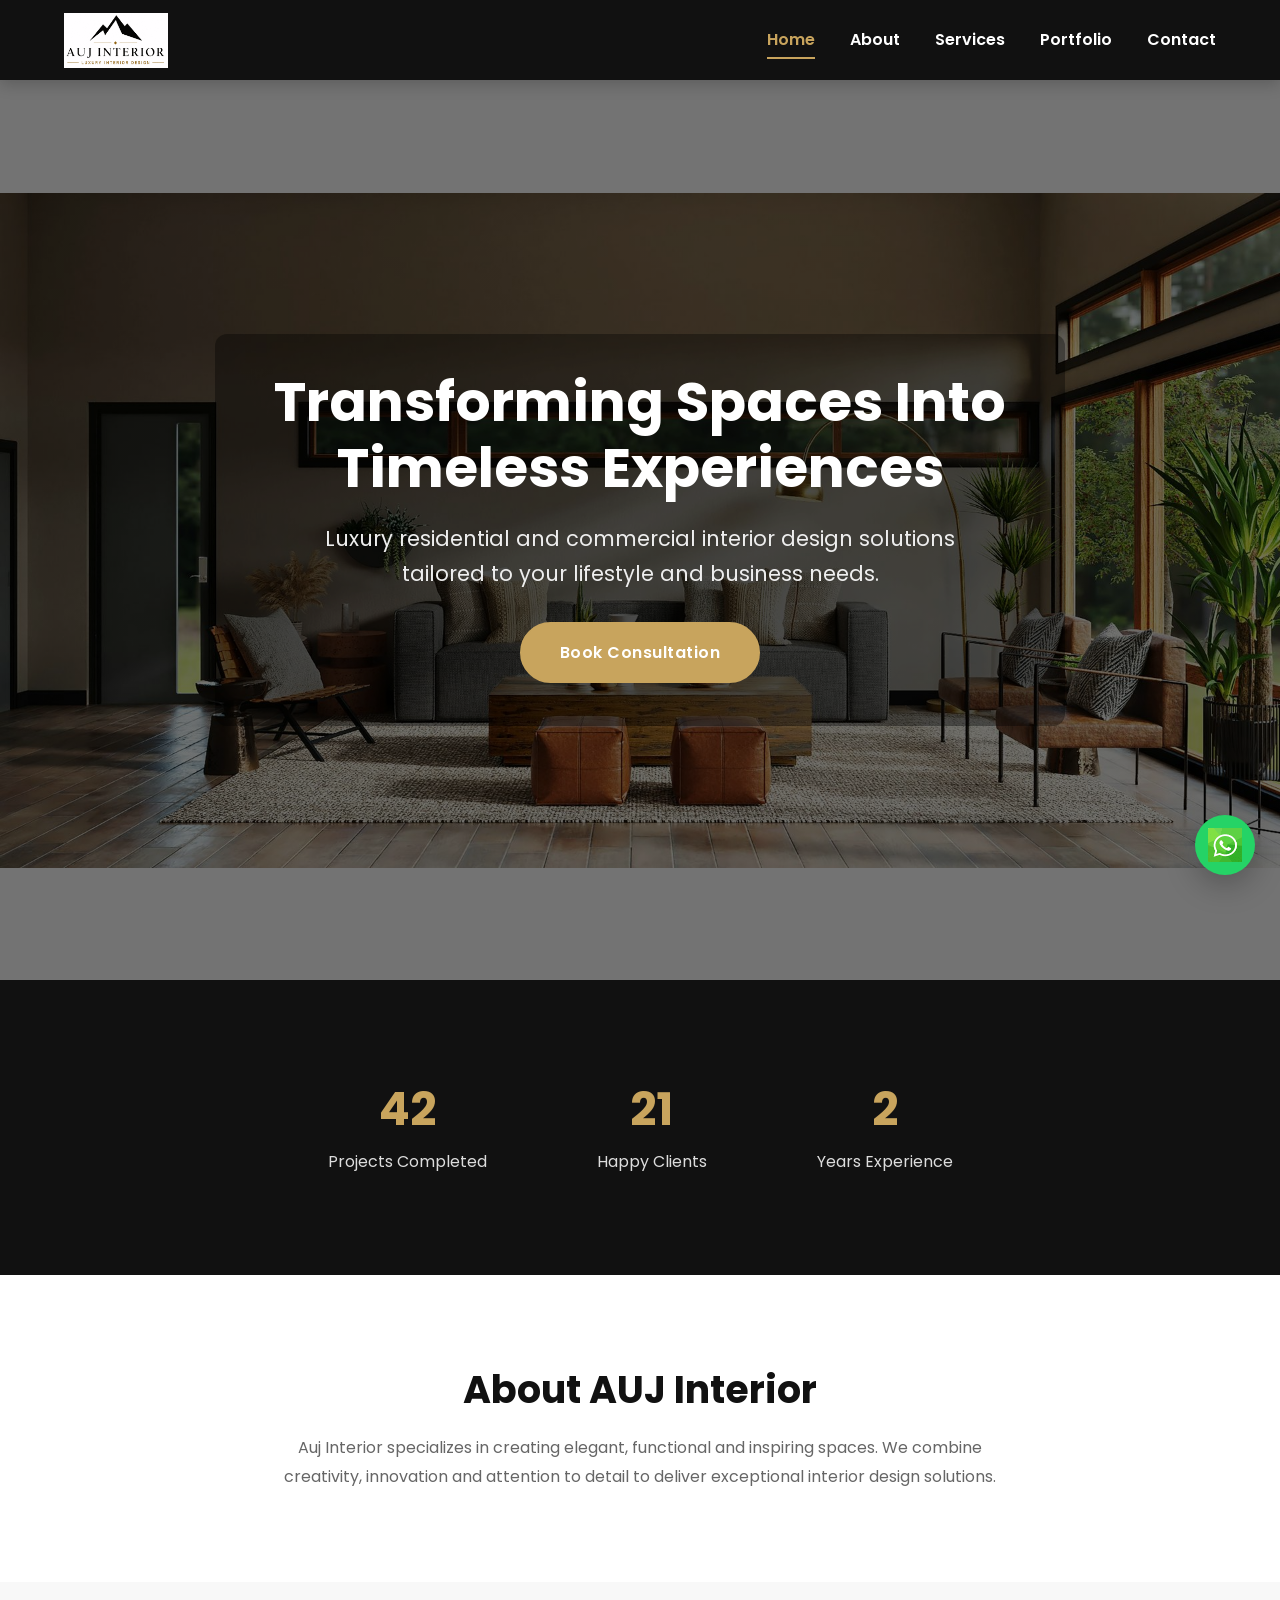
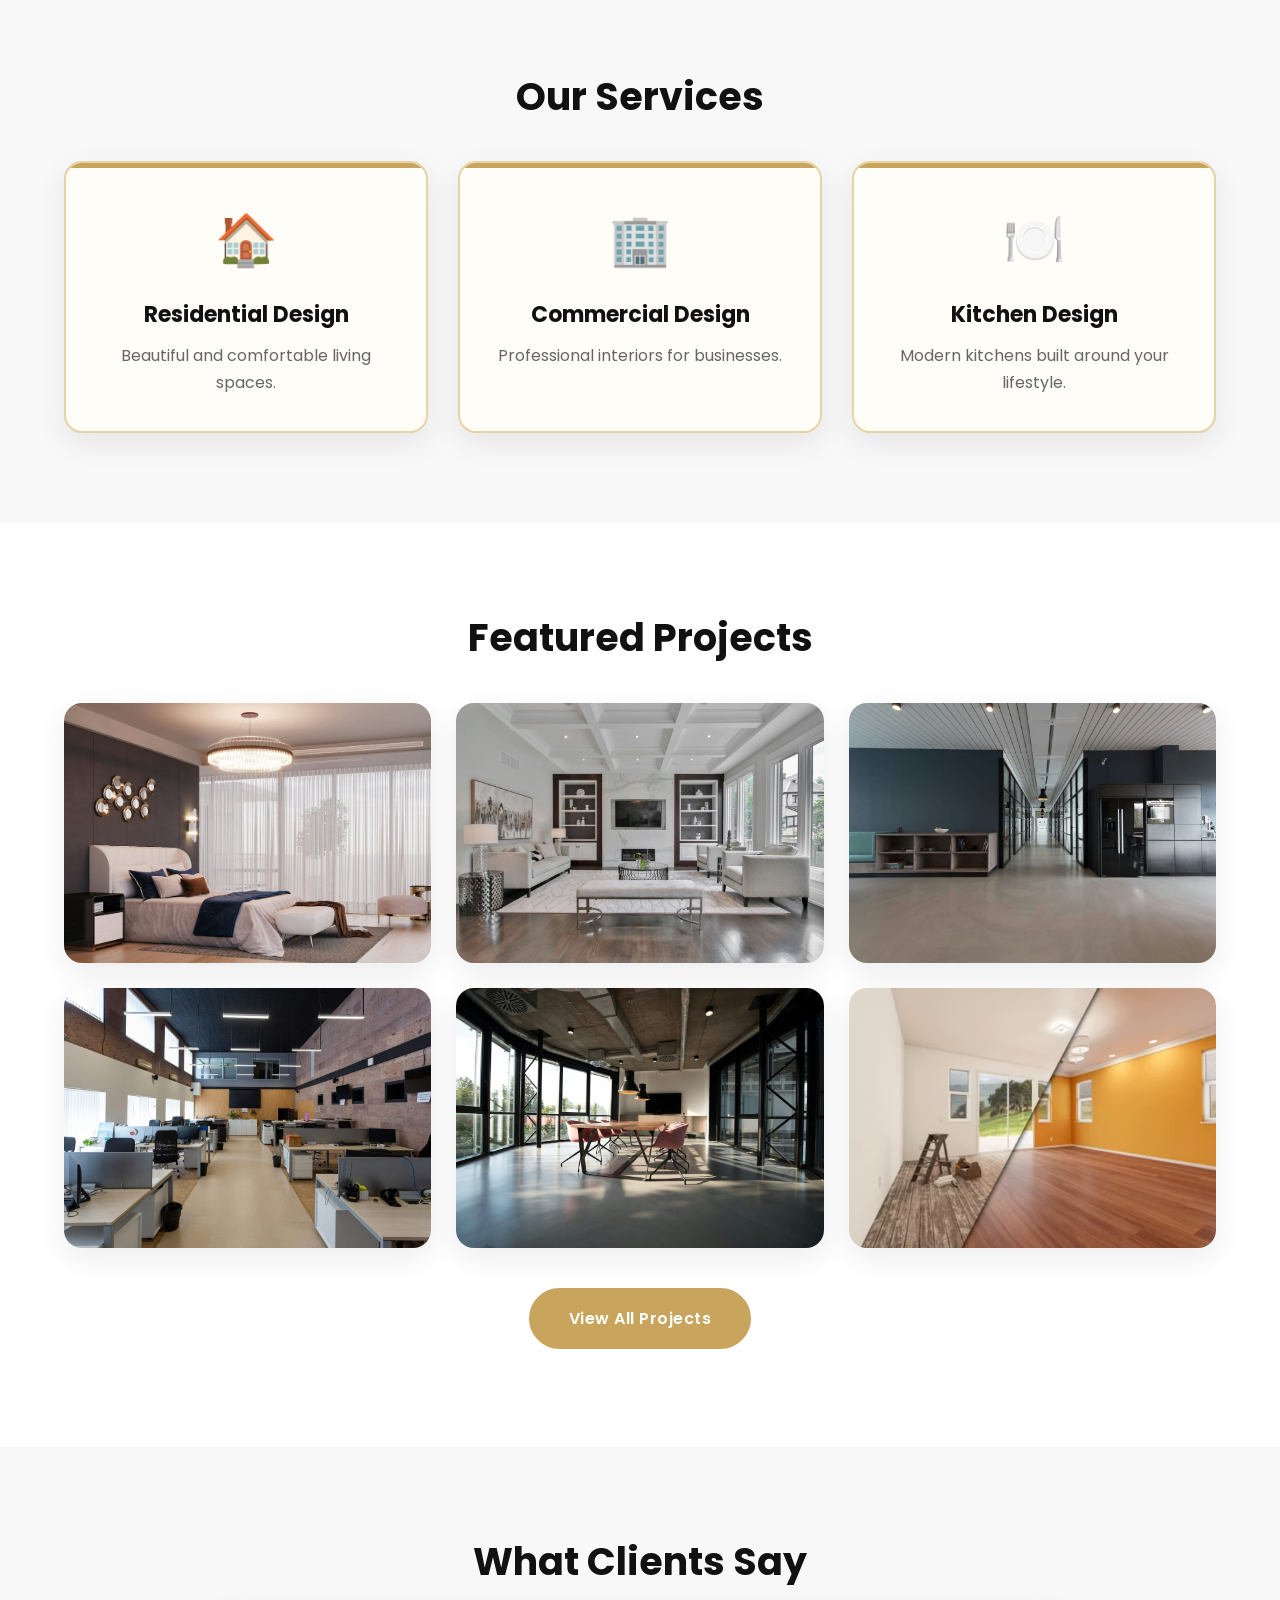
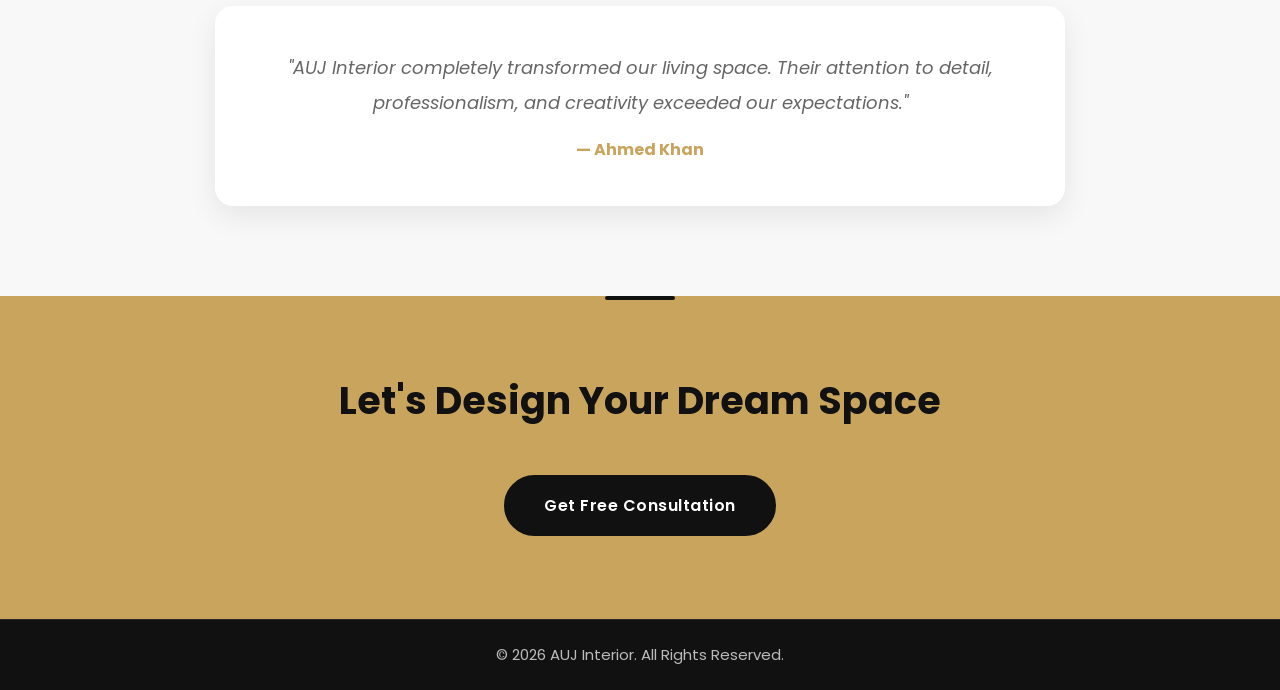
<file: index.html>
<!DOCTYPE html>
<html lang="en">
<head>
    <meta charset="UTF-8">
<meta name="viewport" content="width=device-width, initial-scale=1.0">

<title>AUJ Interior | Interior Design, Home Decoration & Renovation Pakistan</title>

<meta name="description"
content="AUJ Interior provides professional interior design, home decoration, renovation, false ceiling, wall paneling, paint, office interior, commercial interior and construction services in Pakistan.">

<meta name="keywords"
content="AUJ Interior, interior design, home decoration, renovation, false ceiling, ceiling design, wall paneling, paint services, office interior, commercial interior, luxury interior, home renovation, construction company Pakistan">

<meta name="author" content="AUJ Interior">

<meta name="robots" content="index, follow">

<link rel="canonical" href="https://aujinterior.com/">

<meta name="twitter:card" content="summary_large_image">
<meta name="twitter:title" content="AUJ Interior">
<meta name="twitter:description" content="Professional Interior Design & Renovation Company">
<meta name="twitter:image" content="https://aujinterior.com/logo.png">

<link rel="icon" type="image/png" href="logo.png">

    <link rel="stylesheet" href="style.css">
    <link rel="preload" as="image" href="hero.jpg" fetchpriority="high">
    <link href="https://fonts.googleapis.com/css2?family=Poppins:wght@300;400;500;600;700&display=swap" rel="stylesheet">


    <script type="application/ld+json">
{
"@context":"https://schema.org",
"@type":"LocalBusiness",
"name":"AUJ Interior",
"url":"https://aujinterior.com",
"logo":"https://aujinterior.com/logo.png",
"description":"Interior Design, Home Decoration, Renovation, Ceiling, Wall Paneling, Paint and Construction Services.",
"telephone":"+923254433083",
"address":{
"@type":"PostalAddress",
"addressCountry":"PK"
},
"areaServed":"Pakistan"
}
</script>

<link rel="manifest" href="site.webmanifest">
<meta name="theme-color" content="#C8A45D">

<!-- Google tag (gtag.js) -->
<script async src="https://www.googletagmanager.com/gtag/js?id=G-WY3GVWSS55"></script>
<script>
  window.dataLayer = window.dataLayer || [];
  function gtag(){dataLayer.push(arguments);}
  gtag('js', new Date());

  gtag('config', 'G-WY3GVWSS55');
</script>

</head>
<body>
    <div id="progress-bar"></div>
    <!-- ================= PRELOADER ================= -->

<div id="preloader">

    <div class="loader">

        <span></span>
        <span></span>
        <span></span>

    </div>

</div>

    <!-- Header -->

    <header>

<div class="container">

<div class="logo">

<a href="index.html">

<img src="logo.png" alt="AUJ Interior Logo">

</a>

</div>

<div class="menu-toggle" id="menu-toggle">

<span></span>
<span></span>
<span></span>

</div>

<nav id="navbar">

<ul>

<li><a href="index.html" class="active">Home</a></li>

<li><a href="about.html">About</a></li>

<li><a href="services.html">Services</a></li>

<li><a href="portfolio.html">Portfolio</a></li>

<li><a href="contact.html">Contact</a></li>

</ul>

</nav>

</div>

</header>

    <!-- Hero Section -->

    <section class="hero">
        <div class="hero-content">
            
        
            <h1 class="typing-long">Transforming Spaces Into Timeless Experiences</h1>

            <p>
                Luxury residential and commercial interior design solutions
                tailored to your lifestyle and business needs.
            </p>

            <a href="contact.html" class="btn">Book Consultation</a>
        </div>
    </section>

    <section class="stats reveal">

    <div class="stat">

<h2 class="counter" data-target="100">0</h2>

<p>Projects Completed</p>

</div>

<div class="stat">

<h2 class="counter" data-target="50">0</h2>

<p>Happy Clients</p>

</div>

<div class="stat">

<h2 class="counter" data-target="5">0</h2>

<p>Years Experience</p>

</div>

</section>

    <!-- About Preview -->

    <section class="about-preview reveal">
        <div class="container">
            <h2 class="typing">About AUJ Interior</h2>


            <p >
                Auj Interior specializes in creating elegant,
                functional and inspiring spaces. We combine creativity,
                innovation and attention to detail to deliver exceptional
                interior design solutions.
            </p>
        </div>
    </section>

    <!-- Services -->

    <section class="services reveal">
        <div class="container">

            <h2>Our Services</h2>

            <div class="service-boxes">

                <div class="box">
    <div class="service-icon">🏠</div>
    <h3>Residential Design</h3>
    <p>Beautiful and comfortable living spaces.</p>
</div>

<div class="box">
    <div class="service-icon">🏢</div>
    <h3>Commercial Design</h3>
    <p>Professional interiors for businesses.</p>
</div>

<div class="box">
    <div class="service-icon">🍽️</div>
    <h3>Kitchen Design</h3>
    <p>Modern kitchens built around your lifestyle.</p>
</div>

            </div>
        </div>
    </section>

    <!-- Portfolio -->

    <section class="portfolio reveal">
        <div class="container">

            <h2>Featured Projects</h2>

            <div class="gallery">

                <img loading="lazy" src="project1.jpeg" alt="Luxury Bedroom Design">
                <img loading="lazy" src="project2.jpeg" alt="Luxury Living Room Design">
                <img loading="lazy" src="project3.jpeg" alt="Modern Interior Space">
                <img loading="lazy" src="project4.jpeg" alt="Commercial Office Design">
                <img loading="lazy" src="project5.jpeg" alt="Office Interior Design">
                <img loading="lazy" src="project6.jpeg" alt="Renovation Project">

            </div>

            <div class="portfolio-btn">
                <a href="portfolio.html" class="btn">View All Projects</a>
            </div>

        </div>
    </section>
  

    <!-- Testimonials -->

    <section class="testimonials reveal">
        <div class="container">

            <h2>What Clients Say</h2>

            <div class="testimonial-box">

                <p>
                    "AUJ Interior completely transformed our living space. Their attention to detail, professionalism, and creativity exceeded our expectations."
                </p>

                <h4>— Ahmed Khan</h4>

            </div>

        </div>
    </section>

    <!-- CTA -->

    <section class="cta reveal">
        <div class="container">

            <h2>Let's Design Your Dream Space</h2>

            <a href="contact.html" class="btn">
                Get Free Consultation
            </a>

        </div>
    </section>

    <!-- Footer -->

    <footer>
    <p>&copy; 2026 AUJ Interior. All Rights Reserved.</p>
</footer>

<script src="script.js"></script>

<!-- WhatsApp Button -->

<a href="https://wa.me/923254433083"
class="whatsapp"
target="_blank">

    <img src="whatsapp.png" alt="WhatsApp">

</a>

<!-- Back To Top -->

<button id="topBtn">↑</button>

</body>
</html>
</file>
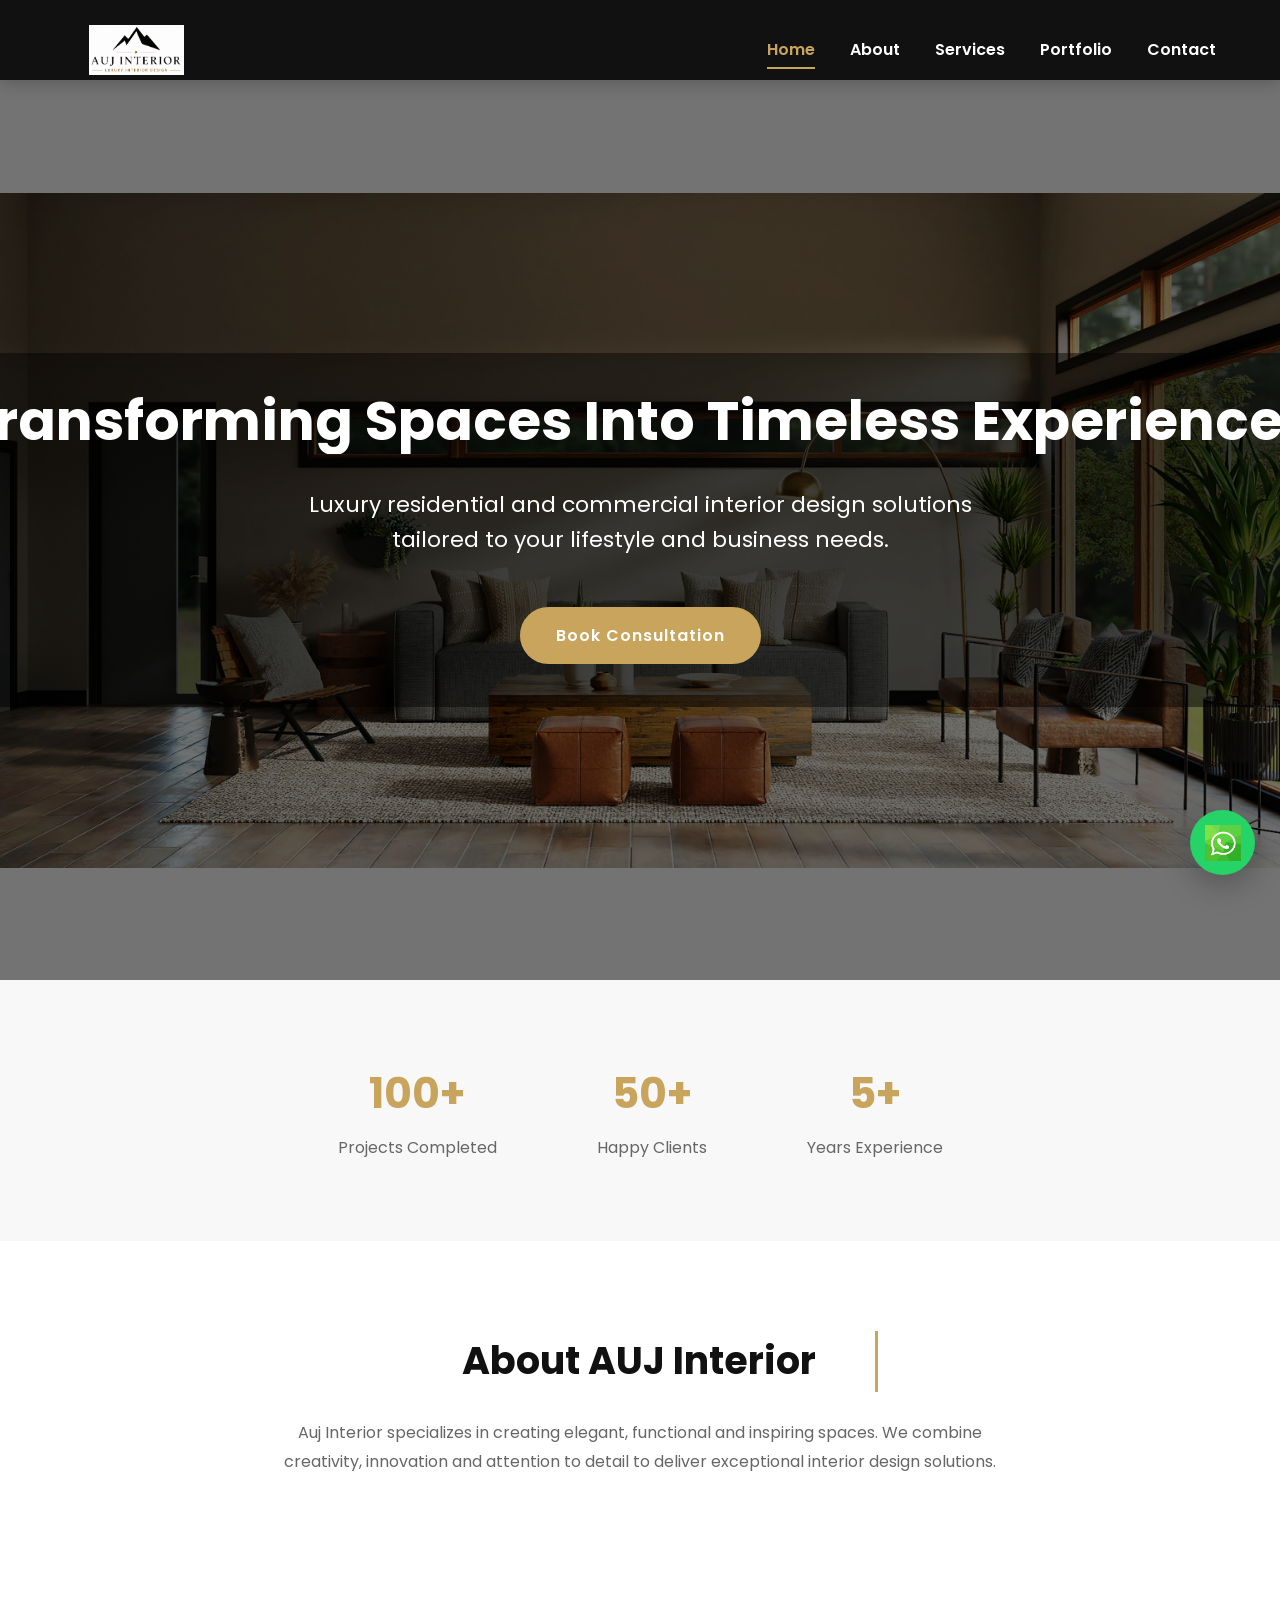
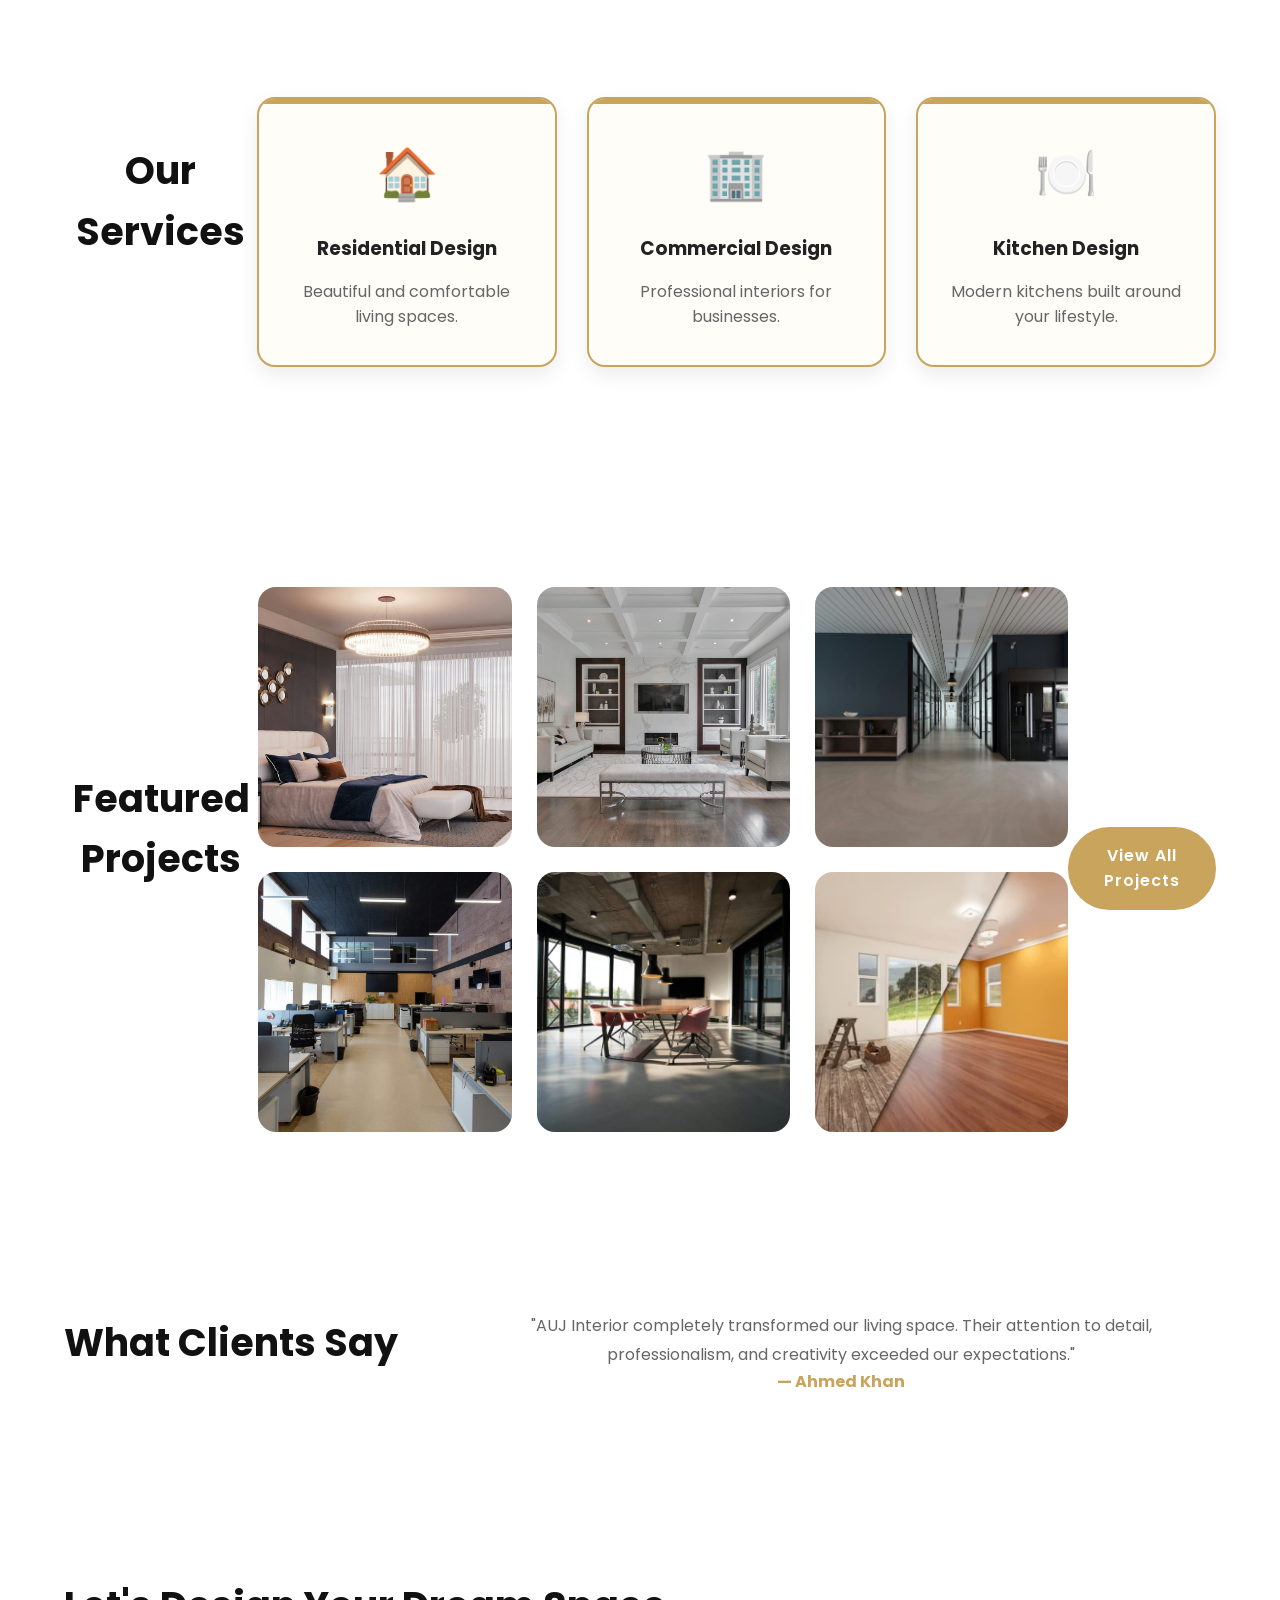
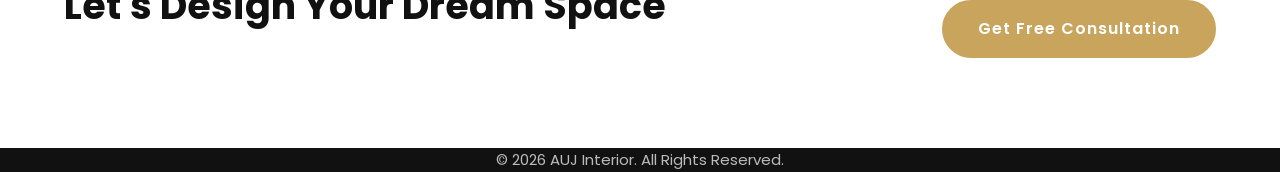
<file: Auj-Interior/index.html>
<!DOCTYPE html>
<html lang="en">
<head>
    <meta charset="UTF-8">
<meta name="viewport" content="width=device-width, initial-scale=1.0">

<title>AUJ Interior | Interior Design, Home Decoration & Renovation Pakistan</title>

<meta name="description"
content="AUJ Interior provides professional interior design, home decoration, renovation, false ceiling, wall paneling, paint, office interior, commercial interior and construction services in Pakistan.">

<meta name="keywords"
content="AUJ Interior, interior design, home decoration, renovation, false ceiling, ceiling design, wall paneling, paint services, office interior, commercial interior, luxury interior, home renovation, construction company Pakistan">

<meta name="author" content="AUJ Interior">

<meta name="robots" content="index, follow">

<link rel="canonical" href="https://aujinterior.com/">


<meta charset="UTF-8">
<meta name="viewport" content="width=device-width, initial-scale=1.0">

<title>AUJ Interior | Interior Design, Home Decoration & Renovation Pakistan</title>

<meta name="description"
content="AUJ Interior provides professional interior design, home decoration, renovation, false ceiling, wall paneling, paint, office interior, commercial interior and construction services in Pakistan.">

<meta name="keywords"
content="AUJ Interior, interior design, home decoration, renovation, false ceiling, ceiling design, wall paneling, paint services, office interior, commercial interior, luxury interior, home renovation, construction company Pakistan">

<meta name="author" content="AUJ Interior">

<meta name="robots" content="index, follow">

<link rel="canonical" href="https://aujinterior.com/">    <!-- domain-->

<meta name="twitter:card" content="summary_large_image">
<meta name="twitter:title" content="AUJ Interior">
<meta name="twitter:description" content="Professional Interior Design & Renovation Company">
<meta name="twitter:image" content="https://aujinterior.com/logo.png">


<link rel="icon" type="image/png" href="logo.png">



    <link rel="icon" type="image/png" href="logo.png">

    <link rel="stylesheet" href="style.css">
    <link href="https://fonts.googleapis.com/css2?family=Poppins:wght@300;400;500;600;700&display=swap" rel="stylesheet">


    <script type="application/ld+json">
{
"@context":"https://schema.org",
"@type":"LocalBusiness",
"name":"AUJ Interior",
"url":"https://aujinterior.com",
"logo":"https://aujinterior.com/logo.png",
"description":"Interior Design, Home Decoration, Renovation, Ceiling, Wall Paneling, Paint and Construction Services.",
"telephone":"+923254433083",
"address":{
"@type":"PostalAddress",
"addressCountry":"PK"
},
"areaServed":"Pakistan"
}
</script>

</head>
<body>

    <!-- Header -->

    <header>
        <div class="container">
            <div class="logo">

<a href="index.html">

<img src="logo.png" alt="AUJ Interior Logo">

</a>

</div>            

            <nav>
                <ul>
                    <li><a class="active" href="index.html">Home</a></li>
                    <li><a href="about.html">About</a></li>
                    <li><a href="services.html">Services</a></li>
                    <li><a href="portfolio.html">Portfolio</a></li>
                    <li><a href="contact.html">Contact</a></li>
                </ul>
            </nav>
        </div>
    </header>

    <!-- Hero Section -->

    <section class="hero">
        <div class="hero-content">
            
        
            <h1 class="typing-long">Transforming Spaces Into Timeless Experiences</h1>

            <p>
                Luxury residential and commercial interior design solutions
                tailored to your lifestyle and business needs.
            </p>

            <a href="contact.html" class="btn">Book Consultation</a>
        </div>
    </section>

    <section class="stats reveal">

    <div class="stat">
        <h2>100+</h2>
        <p>Projects Completed</p>
    </div>

    <div class="stat">
        <h2>50+</h2>
        <p>Happy Clients</p>
    </div>

    <div class="stat">
        <h2>5+</h2>
        <p>Years Experience</p>
    </div>

</section>

    <!-- About Preview -->

    <section class="about-preview reveal">
        <div class="container">
            <h2 class="typing">About AUJ Interior</h2>


            <p >
                Auj Interior specializes in creating elegant,
                functional and inspiring spaces. We combine creativity,
                innovation and attention to detail to deliver exceptional
                interior design solutions.
            </p>
        </div>
    </section>

    <!-- Services -->

    <section class="services reveal">
        <div class="container">

            <h2>Our Services</h2>

            <div class="service-boxes">

                <div class="box">
    <div class="service-icon">🏠</div>
    <h3>Residential Design</h3>
    <p>Beautiful and comfortable living spaces.</p>
</div>

<div class="box">
    <div class="service-icon">🏢</div>
    <h3>Commercial Design</h3>
    <p>Professional interiors for businesses.</p>
</div>

<div class="box">
    <div class="service-icon">🍽️</div>
    <h3>Kitchen Design</h3>
    <p>Modern kitchens built around your lifestyle.</p>
</div>

            </div>
        </div>
    </section>

    <!-- Portfolio -->

    <section class="portfolio reveal">
        <div class="container">

            <h2>Featured Projects</h2>

            <div class="gallery">

                <img src="project1.jpeg" alt="Luxury Bedroom Design">
                <img src="project2.jpeg" alt="Luxury Living Room Design">
                <img src="project3.jpeg" alt="Modern Interior Space">
                <img src="project4.jpeg" alt="Commercial Office Design">
                <img src="project5.jpeg" alt="Office Interior Design">
                <img src="project6.jpeg" alt="Renovation Project">

            </div>

            <div class="portfolio-btn">
                <a href="portfolio.html" class="btn">View All Projects</a>
            </div>

        </div>
    </section>
  

    <!-- Testimonials -->

    <section class="testimonials reveal">
        <div class="container">

            <h2>What Clients Say</h2>

            <div class="testimonial-box">

                <p>
                    "AUJ Interior completely transformed our living space. Their attention to detail, professionalism, and creativity exceeded our expectations."
                </p>

                <h4>— Ahmed Khan</h4>

            </div>

        </div>
    </section>

    <!-- CTA -->

    <section class="cta reveal">
        <div class="container">

            <h2>Let's Design Your Dream Space</h2>

            <a href="contact.html" class="btn">
                Get Free Consultation
            </a>

        </div>
    </section>

    <!-- Footer -->

    <footer>
    <p>&copy; 2026 AUJ Interior. All Rights Reserved.</p>
</footer>

<script src="script.js"></script>

<!-- WhatsApp Button -->

<a href="https://wa.me/923254433083"
class="whatsapp"
target="_blank">

    <img src="whatsapp.png" alt="WhatsApp">

</a>

<!-- Back To Top -->

<button id="topBtn">

↑

</button>

</body>
</html>
</file>
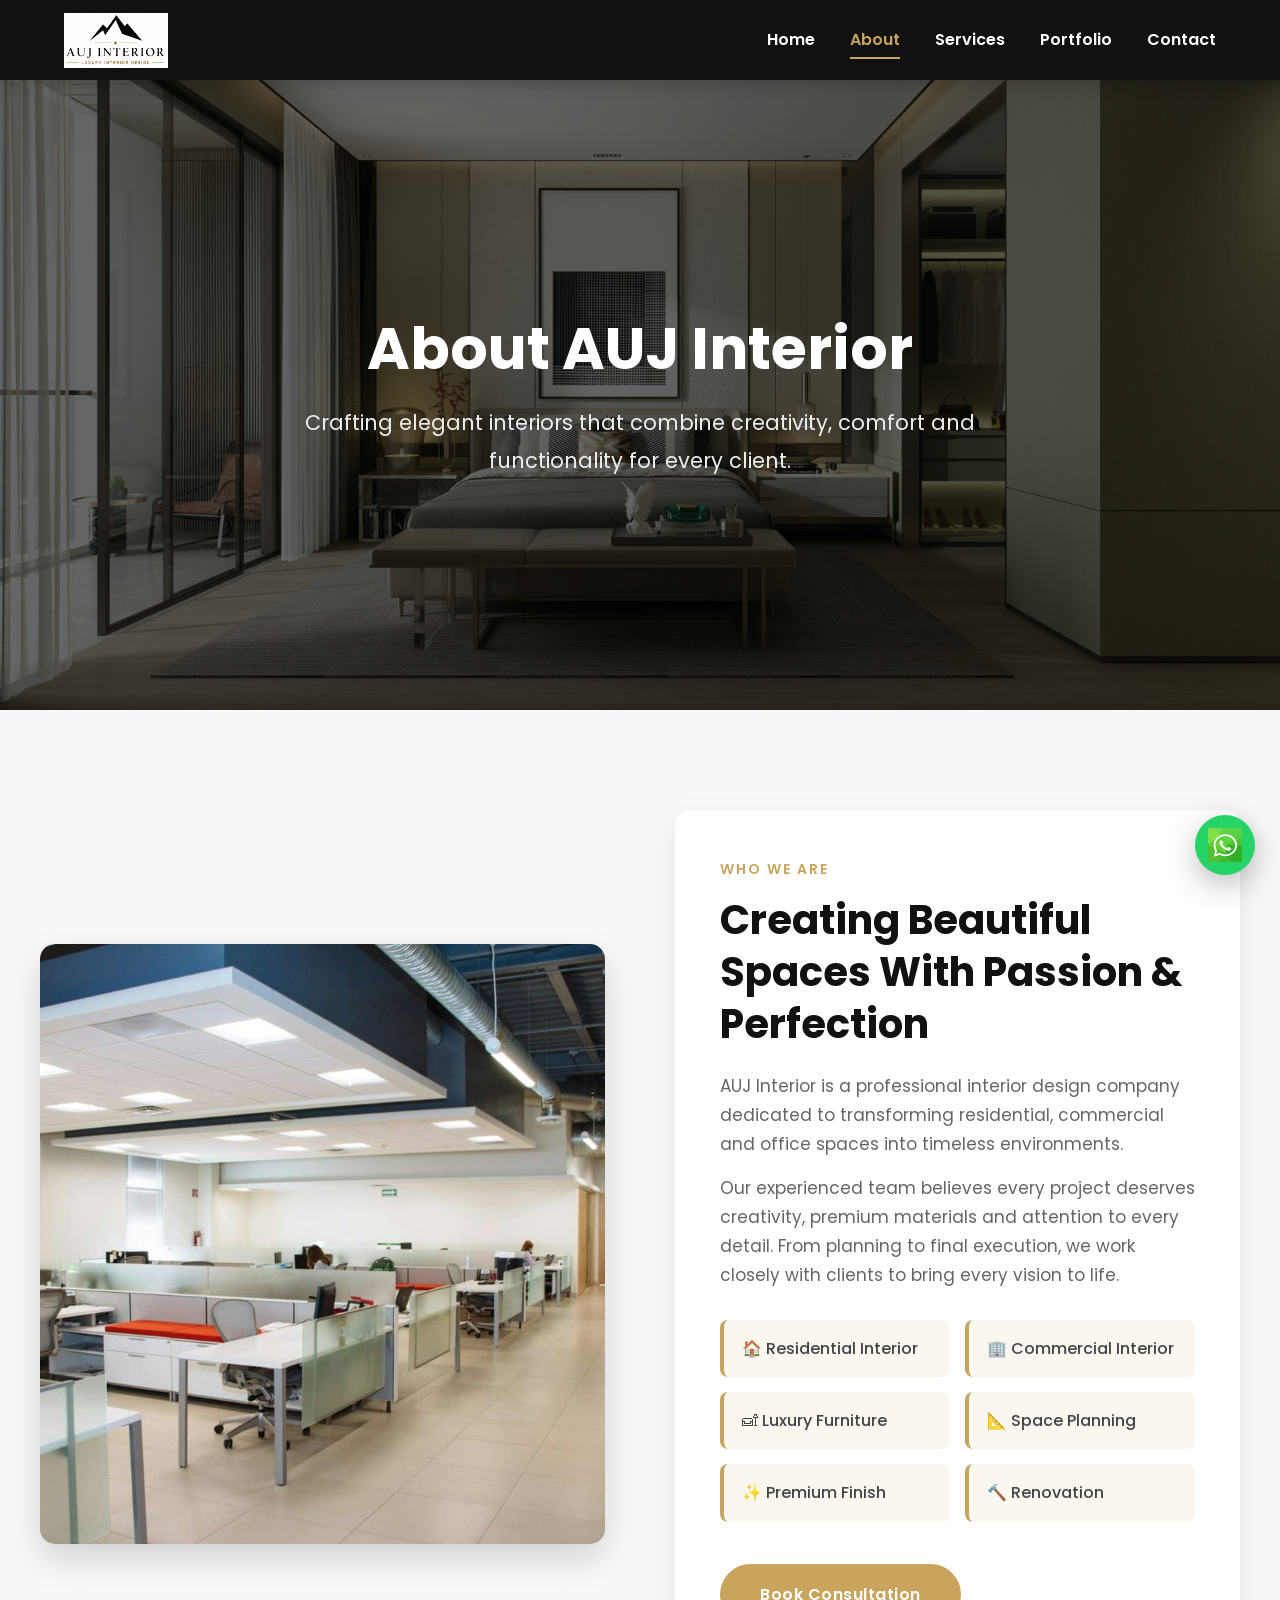
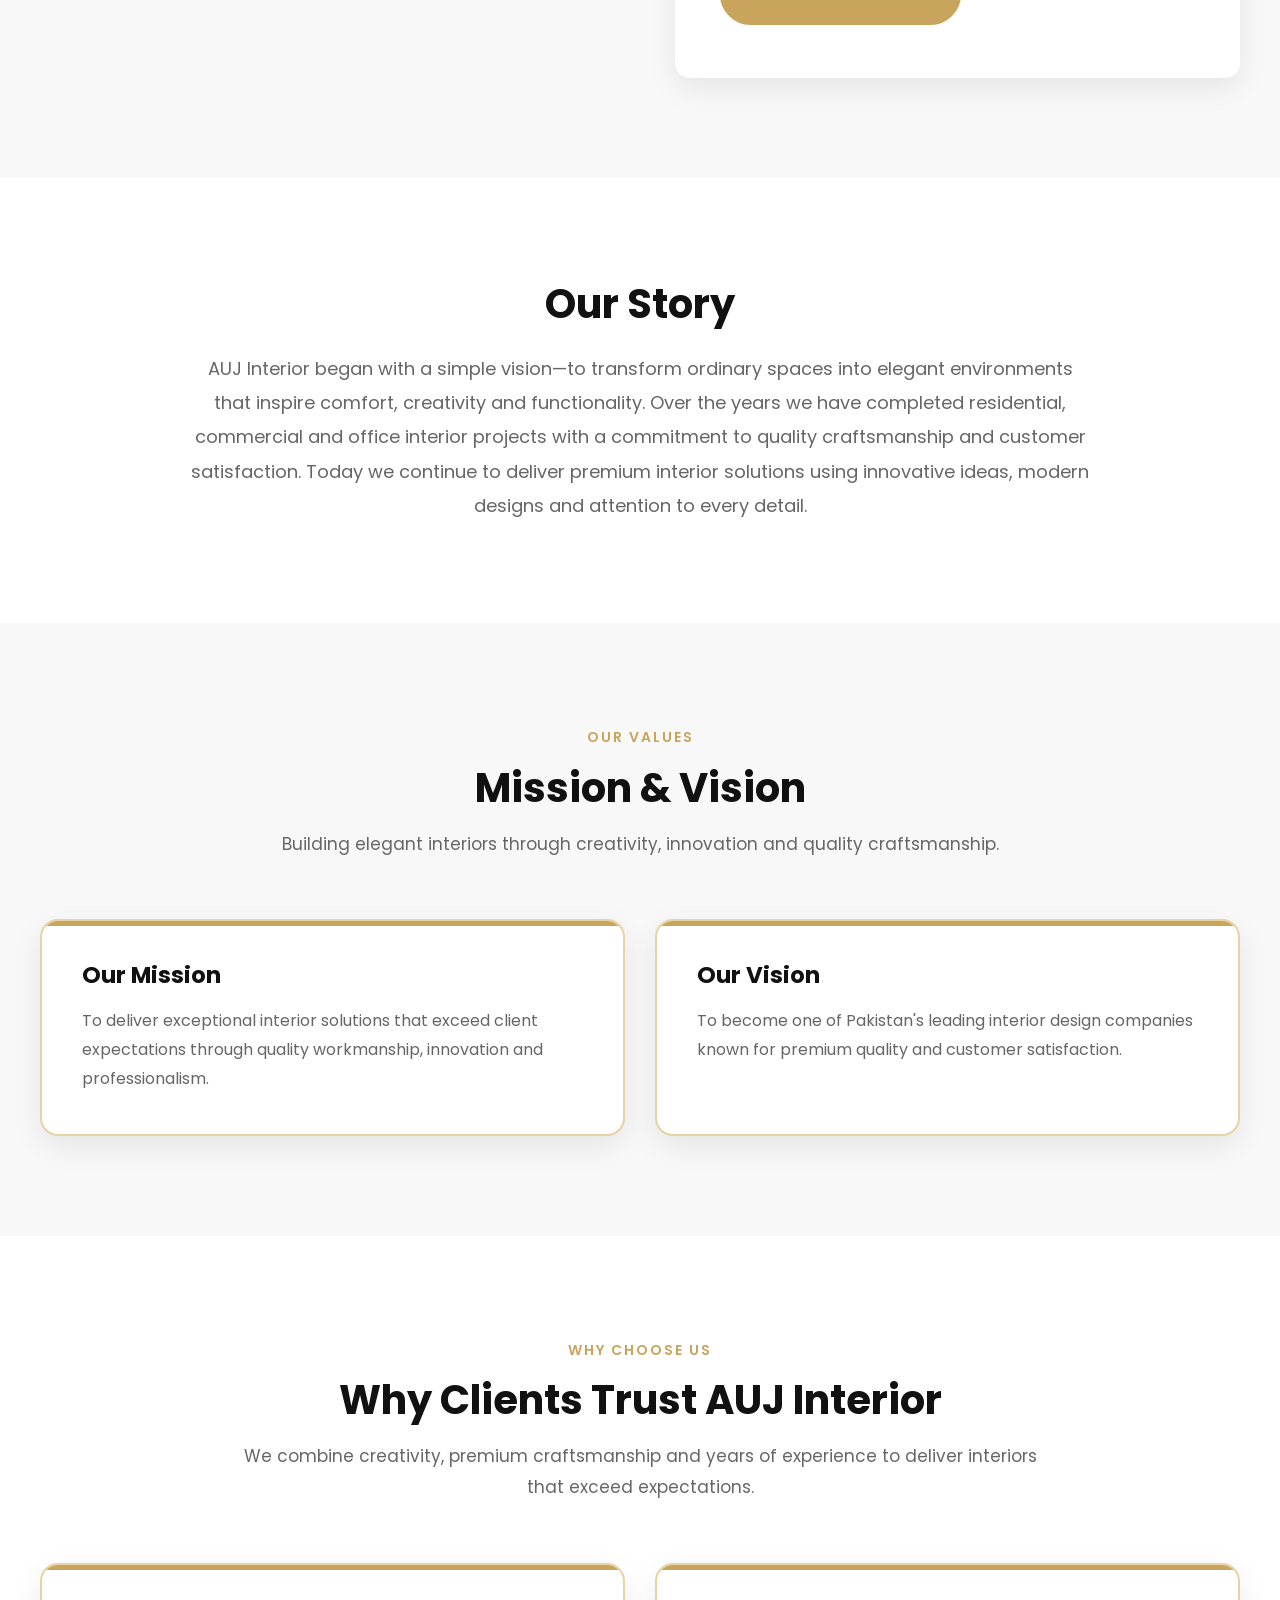
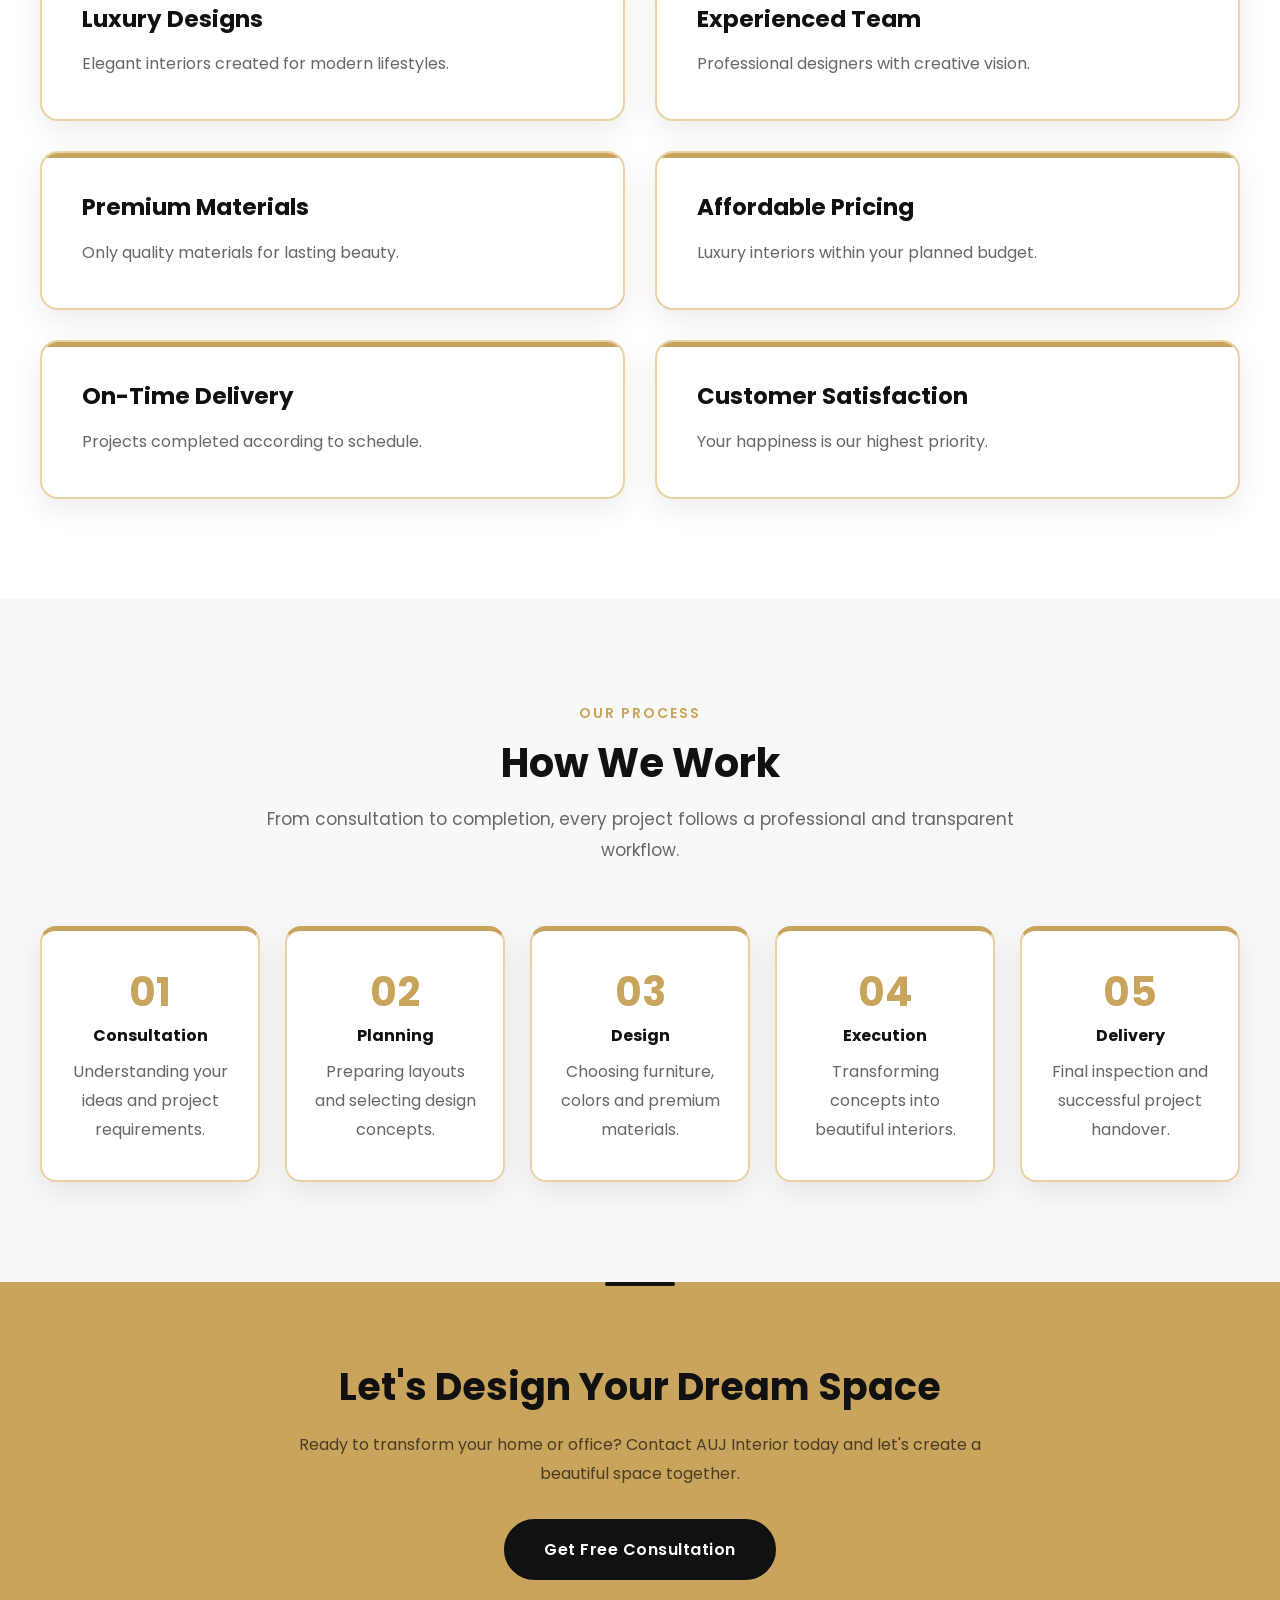
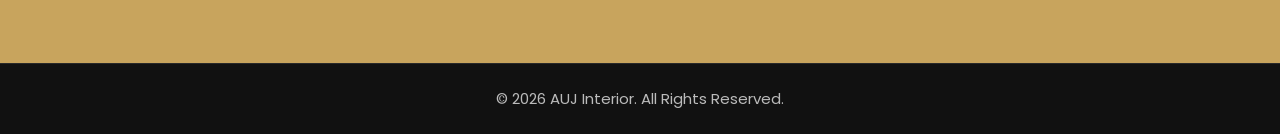
<file: about.html>
<!DOCTYPE html>
<html lang="en">

<head>

<meta charset="UTF-8">
<meta name="viewport" content="width=device-width, initial-scale=1.0">

<meta name="description"
content="Learn more about AUJ Interior, our mission, vision and professional interior design services.">

<title>About Us | AUJ Interior</title>

<link rel="icon" href="logo.png">

<link rel="stylesheet" href="style.css">

<link href="https://fonts.googleapis.com/css2?family=Poppins:wght@300;400;500;600;700&display=swap"
rel="stylesheet">
<link rel="manifest" href="site.webmanifest">
<meta name="theme-color" content="#C8A45D">

<!-- Google tag (gtag.js) -->
<script async src="https://www.googletagmanager.com/gtag/js?id=G-WY3GVWSS55"></script>
<script>
  window.dataLayer = window.dataLayer || [];
  function gtag(){dataLayer.push(arguments);}
  gtag('js', new Date());

  gtag('config', 'G-WY3GVWSS55');
</script>

</head>

<body>
    <div id="progress-bar"></div>
    <!-- ================= PRELOADER ================= -->

<div id="preloader">

    <div class="loader">

        <span></span>
        <span></span>
        <span></span>

    </div>

</div>

    <!-- Header -->

    <header>

<div class="container">

<div class="logo">

<a href="index.html">

<img src="logo.png" alt="AUJ Interior Logo">

</a>

</div>

<div class="menu-toggle" id="menu-toggle">

<span></span>
<span></span>
<span></span>

</div>

<nav id="navbar">

<ul>

<li><a href="index.html">Home</a></li>

<li><a href="about.html" class="active">About</a></li>

<li><a href="services.html">Services</a></li>

<li><a href="portfolio.html">Portfolio</a></li>

<li><a href="contact.html">Contact</a></li>

</ul>

</nav>

</div>

</header>

<!-- HERO -->

<section class="about-hero">

<div class="hero-content">

<h1>About AUJ Interior</h1>

<p>
Crafting elegant interiors that combine creativity,
comfort and functionality for every client.
</p>

</div>

</section>

<!-- ABOUT -->

<section class="about-section">

<div class="about-container">

<div class="about-image">

<img loading="lazy" src="about-office.jpeg" alt="AUJ Interior">

</div>

<div class="about-text">

<span class="small-title">WHO WE ARE</span>

<h2>
Creating Beautiful Spaces
With Passion & Perfection
</h2>

<p>
AUJ Interior is a professional interior design company
dedicated to transforming residential, commercial and
office spaces into timeless environments.
</p>

<p>
Our experienced team believes every project deserves
creativity, premium materials and attention to every
detail. From planning to final execution, we work
closely with clients to bring every vision to life.
</p>

<div class="about-list">

<div class="item">🏠 Residential Interior</div>

<div class="item">🏢 Commercial Interior</div>

<div class="item">🛋 Luxury Furniture</div>

<div class="item">📐 Space Planning</div>

<div class="item">✨ Premium Finish</div>

<div class="item">🔨 Renovation</div>

</div>

<a href="contact.html" class="btn">
Book Consultation
</a>

</div>

</div>

</section>

<!-- OUR STORY -->

<section class="company-story">

<div class="story-container">

<h2>Our Story</h2>

<p>

AUJ Interior began with a simple vision—to transform ordinary spaces into elegant environments that inspire comfort, creativity and functionality.

Over the years we have completed residential, commercial and office interior projects with a commitment to quality craftsmanship and customer satisfaction.

Today we continue to deliver premium interior solutions using innovative ideas, modern designs and attention to every detail.

</p>

</div>

</section>

<!-- MISSION -->

<section class="mission-vision">

<div class="section-title">

<span class="small-title">OUR VALUES</span>

<h2>Mission & Vision</h2>

<p>
Building elegant interiors through creativity,
innovation and quality craftsmanship.
</p>

</div>

<div class="cards">

<div class="card">

<h3>Our Mission</h3>

<p>
To deliver exceptional interior solutions that exceed
client expectations through quality workmanship,
innovation and professionalism.
</p>

</div>

<div class="card">

<h3>Our Vision</h3>

<p>
To become one of Pakistan's leading interior design
companies known for premium quality and customer
satisfaction.
</p>

</div>

</div>

</section>

<!-- ================= WHY CHOOSE US ================= -->

<section class="why-us">

    <div class="section-title">

        <span class="small-title">WHY CHOOSE US</span>

        <h2>Why Clients Trust AUJ Interior</h2>

        <p>
            We combine creativity, premium craftsmanship and years of
            experience to deliver interiors that exceed expectations.
        </p>

    </div>

    <div class="cards">

        <div class="card">
            <h3>Luxury Designs</h3>
            <p>Elegant interiors created for modern lifestyles.</p>
        </div>

        <div class="card">
            <h3>Experienced Team</h3>
            <p>Professional designers with creative vision.</p>
        </div>

        <div class="card">
            <h3>Premium Materials</h3>
            <p>Only quality materials for lasting beauty.</p>
        </div>

        <div class="card">
            <h3>Affordable Pricing</h3>
            <p>Luxury interiors within your planned budget.</p>
        </div>

        <div class="card">
            <h3>On-Time Delivery</h3>
            <p>Projects completed according to schedule.</p>
        </div>

        <div class="card">
            <h3>Customer Satisfaction</h3>
            <p>Your happiness is our highest priority.</p>
        </div>

    </div>

</section>

<!-- ================= DESIGN PROCESS ================= -->

<section class="design-process">

    <div class="section-title">

        <span class="small-title">OUR PROCESS</span>

        <h2>How We Work</h2>

        <p>
            From consultation to completion, every project follows
            a professional and transparent workflow.
        </p>

    </div>

    <div class="process-container">

        <div class="process-box">
            <h3>01</h3>
            <h4>Consultation</h4>
            <p>Understanding your ideas and project requirements.</p>
        </div>

        <div class="process-box">
            <h3>02</h3>
            <h4>Planning</h4>
            <p>Preparing layouts and selecting design concepts.</p>
        </div>

        <div class="process-box">
            <h3>03</h3>
            <h4>Design</h4>
            <p>Choosing furniture, colors and premium materials.</p>
        </div>

        <div class="process-box">
            <h3>04</h3>
            <h4>Execution</h4>
            <p>Transforming concepts into beautiful interiors.</p>
        </div>

        <div class="process-box">
            <h3>05</h3>
            <h4>Delivery</h4>
            <p>Final inspection and successful project handover.</p>
        </div>

    </div>

</section>

<!-- ================= CTA ================= -->

<section class="cta">

    <div class="container">

        <h2>Let's Design Your Dream Space</h2>

        <p>
            Ready to transform your home or office? Contact AUJ Interior
            today and let's create a beautiful space together.
        </p>

        <a href="contact.html" class="btn">
            Get Free Consultation
        </a>

    </div>

</section>

<!-- ================= FOOTER ================= -->

<footer>

    <p>&copy; 2026 AUJ Interior. All Rights Reserved.</p>

</footer>

<script src="script.js"></script>

<!-- WhatsApp Button -->

<a href="https://wa.me/923254433083"
class="whatsapp"
target="_blank">

    <img src="whatsapp.png" alt="WhatsApp">

</a>

<!-- Back To Top -->

<button id="topBtn">↑</button>

</body>

</html>
</file>
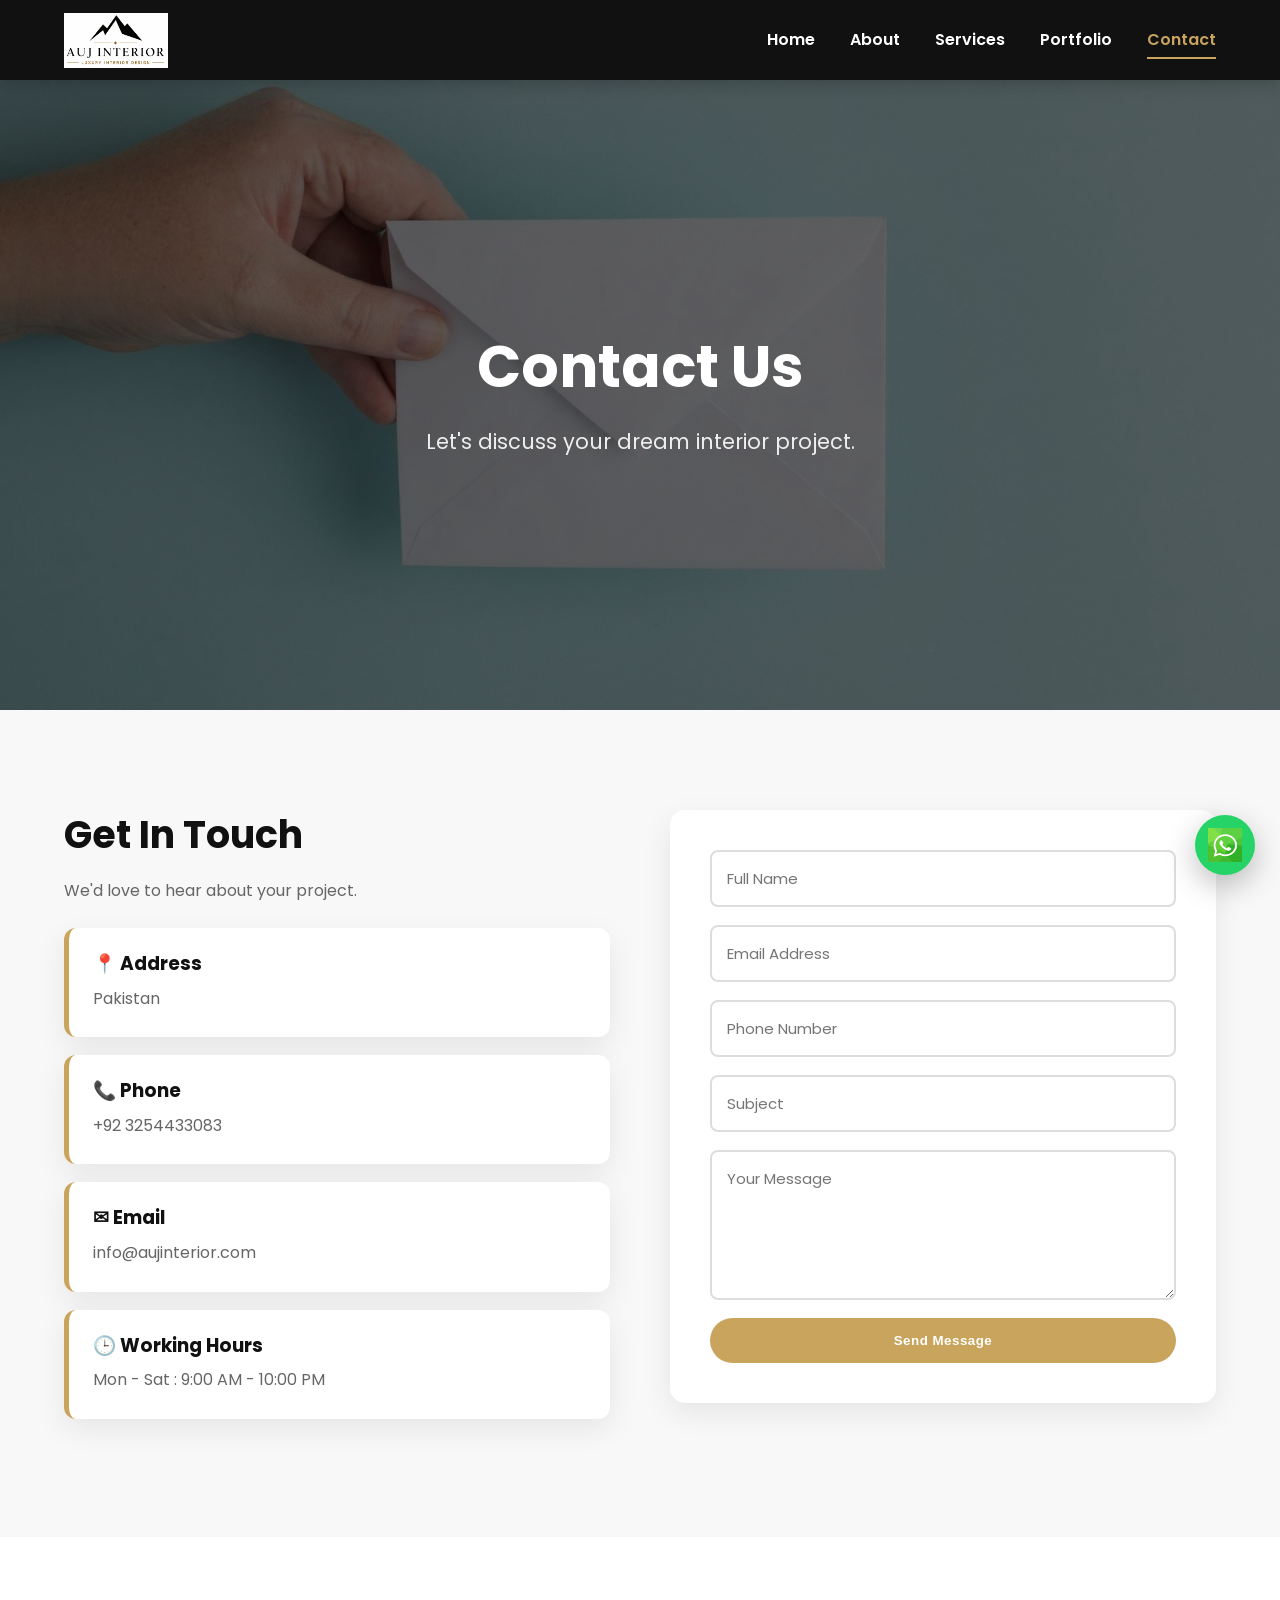
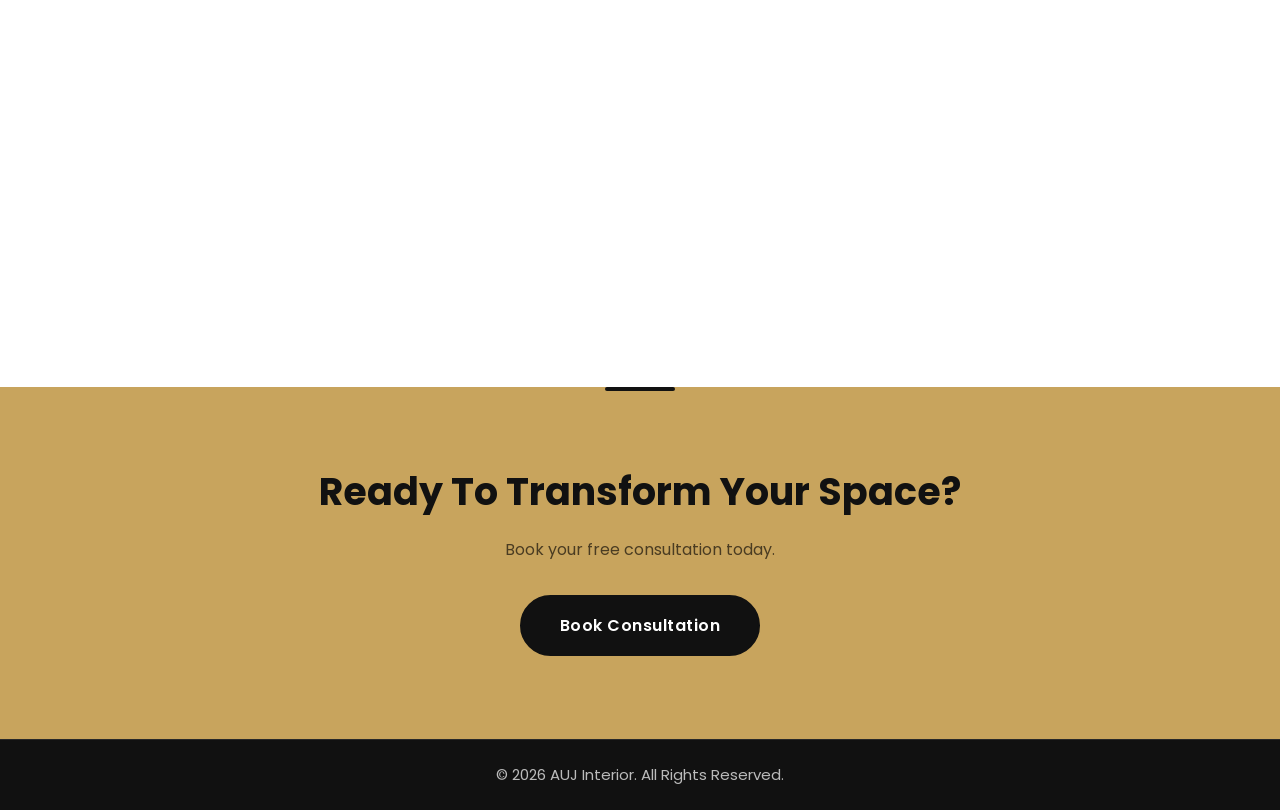
<file: contact.html>
<!DOCTYPE html>
<html lang="en">

<head>

<meta charset="UTF-8">
<meta name="viewport" content="width=device-width, initial-scale=1.0">

<meta name="description" content="Contact AUJ Interior for residential and commercial interior design services.">

<title>Contact | AUJ Interior</title>

<link rel="icon" href="logo.png">

<link rel="stylesheet" href="style.css">

<link href="https://fonts.googleapis.com/css2?family=Poppins:wght@300;400;500;600;700&display=swap" rel="stylesheet">

<link rel="manifest" href="site.webmanifest">
<meta name="theme-color" content="#C8A45D">

<!-- Google tag (gtag.js) -->
<script async src="https://www.googletagmanager.com/gtag/js?id=G-WY3GVWSS55"></script>
<script>
  window.dataLayer = window.dataLayer || [];
  function gtag(){dataLayer.push(arguments);}
  gtag('js', new Date());

  gtag('config', 'G-WY3GVWSS55');
</script>
</head>

<body>

     <div id="progress-bar"></div>
    <!-- ================= PRELOADER ================= -->

<div id="preloader">

    <div class="loader">

        <span></span>
        <span></span>
        <span></span>

    </div>

</div>

    <!-- Header -->

    <header>

<div class="container">

<div class="logo">

<a href="index.html">

<img src="logo.png" alt="AUJ Interior Logo">

</a>

</div>

<div class="menu-toggle" id="menu-toggle">

<span></span>
<span></span>
<span></span>

</div>

<nav id="navbar">

<ul>

<li><a href="index.html">Home</a></li>

<li><a href="about.html">About</a></li>

<li><a href="services.html">Services</a></li>

<li><a href="portfolio.html">Portfolio</a></li>

<li><a href="contact.html" class="active">Contact</a></li>

</ul>

</nav>

</div>

</header>

<!-- HERO -->

<section class="contact-hero">

<div class="hero-content">

<h1>Contact Us</h1>

<p>

Let's discuss your dream interior project.

</p>

</div>

</section>

<!-- CONTACT -->

<section class="contact-section reveal">

<div class="contact-container">

<div class="contact-info">

<h2>Get In Touch</h2>

<p>

We'd love to hear about your project.

</p>

<div class="info-box">

<h3>📍 Address</h3>

<p>Pakistan</p>

</div>

<div class="info-box">

<h3>📞 Phone</h3>

<p>+92 3254433083</p>

</div>

<div class="info-box">

<h3>✉ Email</h3>

<p>info@aujinterior.com</p>

</div>

<div class="info-box">

<h3>🕒 Working Hours</h3>

<p>Mon - Sat : 9:00 AM - 10:00 PM</p>

</div>

</div>

<div class="contact-form">

<form action="https://sheetdb.io/api/v1/emh7paotoqhz4"
method="POST" >

<input type="text" name="data[Name]" placeholder="Full Name" required>

<input type="email" name="data[Email]" placeholder="Email Address" required>

<input type="tel" name="data[Phone]" placeholder="Phone Number">

<input type="text" name="data[Service]" placeholder="Subject">

<textarea name="data[Message]" placeholder="Your Message" rows="5"></textarea>

<button type="submit" class="btn">
Send Message
</button>

</form>

</div>

</div>

</section>

<!-- MAP -->

<section class="map">

<iframe
src="https://www.google.com/maps?q=Gujranwala,Pakistan&output=embed"
width="100%"
height="450"
style="border:0;"
allowfullscreen=""
loading="lazy">
</iframe>

</section>

<!-- CTA -->

<section class="cta reveal">

<div class="container">

<h2>Ready To Transform Your Space?</h2>

<p>

Book your free consultation today.

</p>

<a href="#" class="btn">

Book Consultation

</a>

</div>

</section>

<footer>

<p>

© 2026 AUJ Interior. All Rights Reserved.

</p>

</footer>

<script src="script.js"></script>

<!-- WhatsApp Button -->

<a href="https://wa.me/923254433083"
class="whatsapp"
target="_blank">

    <img src="whatsapp.png" alt="WhatsApp">

</a>

<!-- Back To Top -->

<button id="topBtn">↑</button>

</body>

</html>
</file>
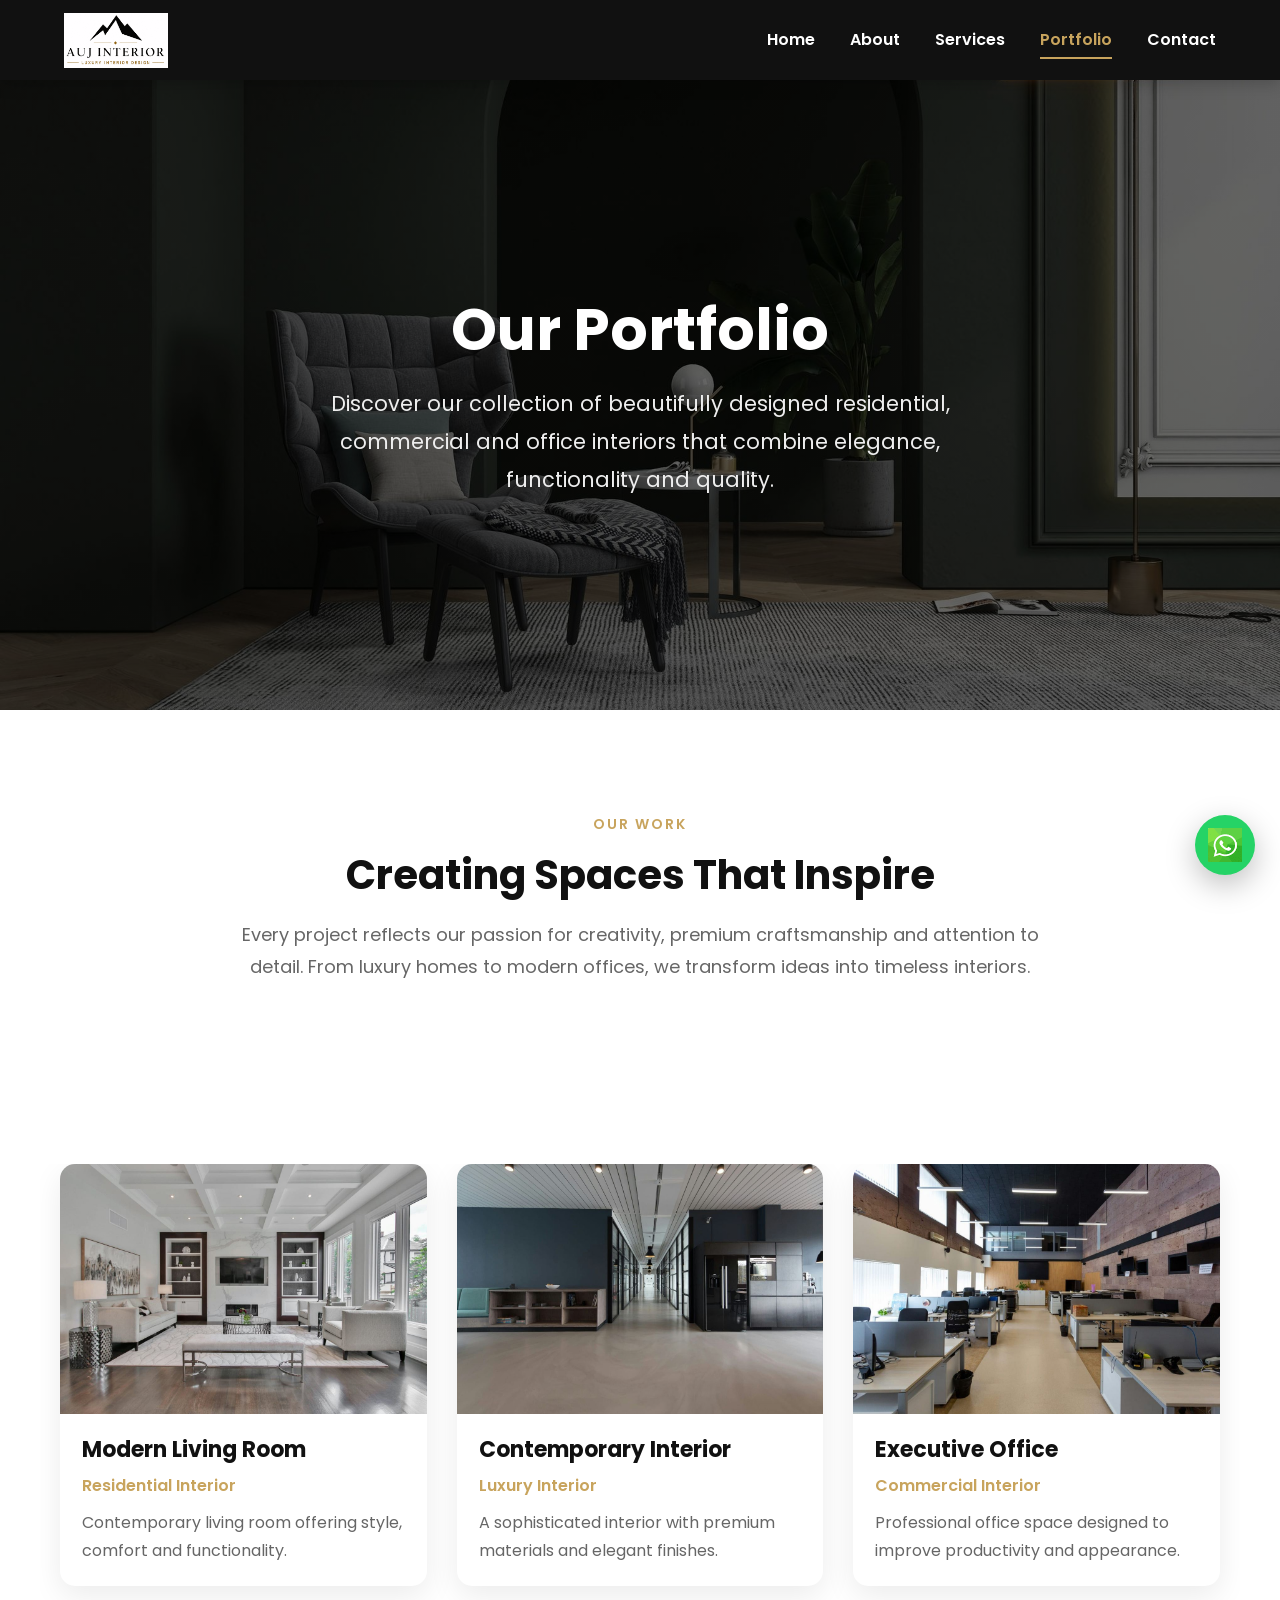
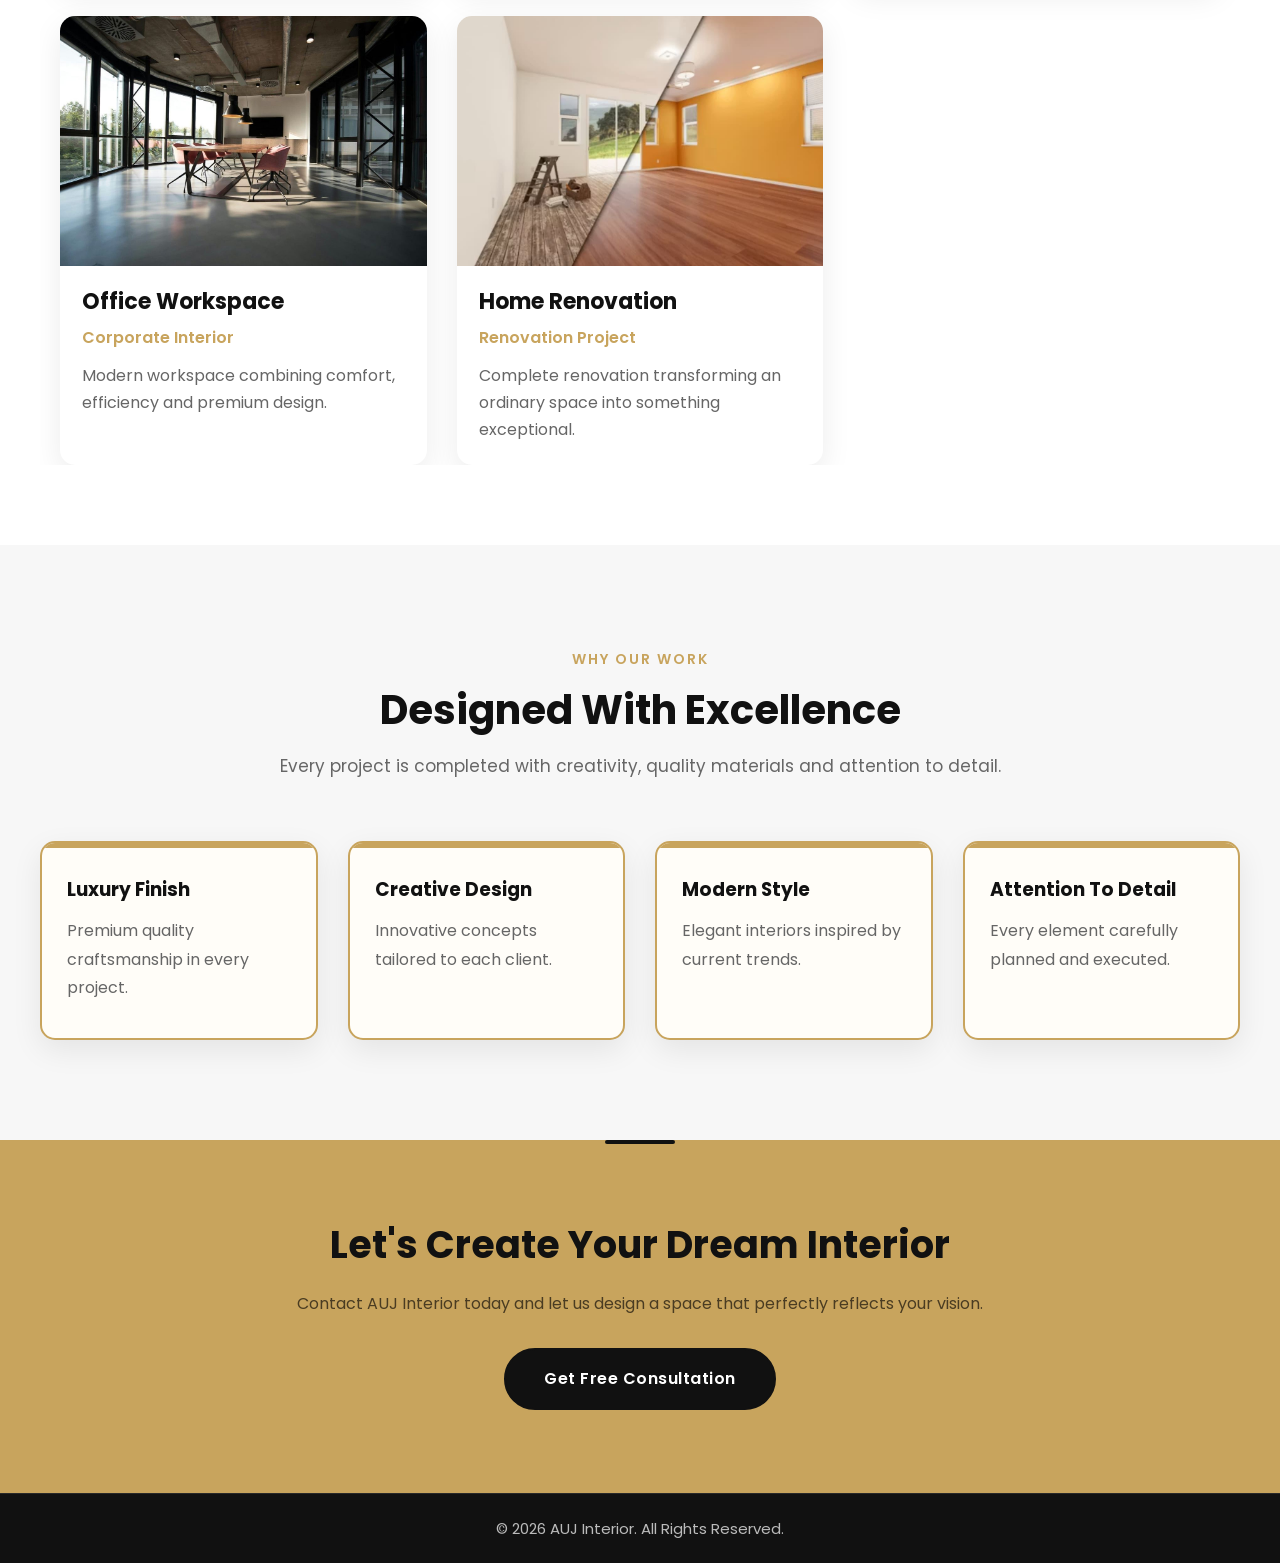
<file: portfolio.html>
<!DOCTYPE html>
<html lang="en">

<head>

    <meta charset="UTF-8">
    <meta name="viewport" content="width=device-width, initial-scale=1.0">

    <meta name="description"
        content="Explore AUJ Interior's portfolio featuring luxury residential, commercial and office interior design projects.">

    <title>Portfolio | AUJ Interior</title>

    <link rel="icon" href="logo.png">

    <link rel="stylesheet" href="style.css">
    <link href="https://fonts.googleapis.com/css2?family=Poppins:wght@300;400;500;600;700&display=swap"
        rel="stylesheet">
<link rel="manifest" href="site.webmanifest">
<meta name="theme-color" content="#C8A45D">

<!-- Google tag (gtag.js) -->
<script async src="https://www.googletagmanager.com/gtag/js?id=G-WY3GVWSS55"></script>
<script>
  window.dataLayer = window.dataLayer || [];
  function gtag(){dataLayer.push(arguments);}
  gtag('js', new Date());

  gtag('config', 'G-WY3GVWSS55');
</script>
</head>

<body>
    <div id="progress-bar"></div>
    <!-- ================= PRELOADER ================= -->

<div id="preloader">

    <div class="loader">

        <span></span>
        <span></span>
        <span></span>

    </div>

</div>

    <!-- Header -->

    <header>

<div class="container">

<div class="logo">

<a href="index.html">

<img src="logo.png" alt="AUJ Interior Logo">

</a>

</div>

<div class="menu-toggle" id="menu-toggle">

<span></span>
<span></span>
<span></span>

</div>

<nav id="navbar">

<ul>

<li><a href="index.html">Home</a></li>

<li><a href="about.html">About</a></li>

<li><a href="services.html">Services</a></li>

<li><a href="portfolio.html" class="active">Portfolio</a></li>

<li><a href="contact.html">Contact</a></li>

</ul>

</nav>

</div>

</header>
<!-- ================= HERO ================= -->

<section class="portfolio-hero">

    <div class="hero-content">

        <h1>Our Portfolio</h1>

        <p>

            Discover our collection of beautifully designed
            residential, commercial and office interiors that
            combine elegance, functionality and quality.

        </p>

    </div>

</section>

<!-- ================= INTRO ================= -->

<section class="portfolio-intro">

    <div class="intro-container">

        <span class="small-title">OUR WORK</span>

        <h2>Creating Spaces That Inspire</h2>

        <p>

            Every project reflects our passion for creativity,
            premium craftsmanship and attention to detail.
            From luxury homes to modern offices, we transform
            ideas into timeless interiors.

        </p>

    </div>

</section>

<!-- ================= PROJECTS ================= -->

<section class="portfolio-grid">

    <div class="project-card">

        <img loading="lazy" src="project2.jpeg" alt="Living Room">

        <div class="project-info">

            <h3>Modern Living Room</h3>

            <span>Residential Interior</span>

            <p>
                Contemporary living room offering style,
                comfort and functionality.
            </p>

        </div>

    </div>

    <div class="project-card">

        <img loading="lazy" src="project3.jpeg" alt="Modern Interior">

        <div class="project-info">

            <h3>Contemporary Interior</h3>

            <span>Luxury Interior</span>

            <p>
                A sophisticated interior with premium
                materials and elegant finishes.
            </p>

        </div>

    </div>

    <div class="project-card">

        <img loading="lazy" src="project4.jpeg" alt="Office Design">

        <div class="project-info">

            <h3>Executive Office</h3>

            <span>Commercial Interior</span>

            <p>
                Professional office space designed to
                improve productivity and appearance.
            </p>

        </div>

    </div>

    <div class="project-card">

        <img loading="lazy" src="project5.jpeg" alt="Office Workspace">

        <div class="project-info">

            <h3>Office Workspace</h3>

            <span>Corporate Interior</span>

            <p>
                Modern workspace combining comfort,
                efficiency and premium design.
            </p>

        </div>

    </div>

    <div class="project-card">

        <img loading="lazy" src="project6.jpeg" alt="Renovation">

        <div class="project-info">

            <h3>Home Renovation</h3>

            <span>Renovation Project</span>

            <p>
                Complete renovation transforming an
                ordinary space into something exceptional.
            </p>

        </div>

    </div>

</section>

<!-- ================= WHY OUR PROJECTS ================= -->

<section class="portfolio-features">

    <div class="section-title">

        <span class="small-title">WHY OUR WORK</span>

        <h2>Designed With Excellence</h2>

        <p>

            Every project is completed with creativity,
            quality materials and attention to detail.

        </p>

    </div>

    <div class="feature-grid">

        <div class="feature-box">

            <h3>Luxury Finish</h3>

            <p>
                Premium quality craftsmanship in every project.
            </p>

        </div>

        <div class="feature-box">

            <h3>Creative Design</h3>

            <p>
                Innovative concepts tailored to each client.
            </p>

        </div>

        <div class="feature-box">

            <h3>Modern Style</h3>

            <p>
                Elegant interiors inspired by current trends.
            </p>

        </div>

        <div class="feature-box">

            <h3>Attention To Detail</h3>

            <p>
                Every element carefully planned and executed.
            </p>

        </div>

    </div>

</section>

<!-- ================= CTA ================= -->

<section class="cta">

    <div class="container">

        <h2>Let's Create Your Dream Interior</h2>

        <p>

            Contact AUJ Interior today and let us design
            a space that perfectly reflects your vision.

        </p>

        <a href="contact.html" class="btn">

            Get Free Consultation

        </a>

    </div>

</section>

<!-- ================= FOOTER ================= -->

<footer>

    <p>&copy; 2026 AUJ Interior. All Rights Reserved.</p>

</footer>

<!-- WhatsApp Button -->

<a href="https://wa.me/923254433083"
class="whatsapp"
target="_blank">

    <img src="whatsapp.png" alt="WhatsApp">

</a>

<!-- ================= LIGHTBOX ================= -->

<div id="lightbox">

<img id="lightbox-img">

<span id="close-lightbox">&times;</span>

</div>

<!-- Back To Top -->

<button id="topBtn">↑</button>

<script src="script.js"></script>
</body>

</html>
</file>
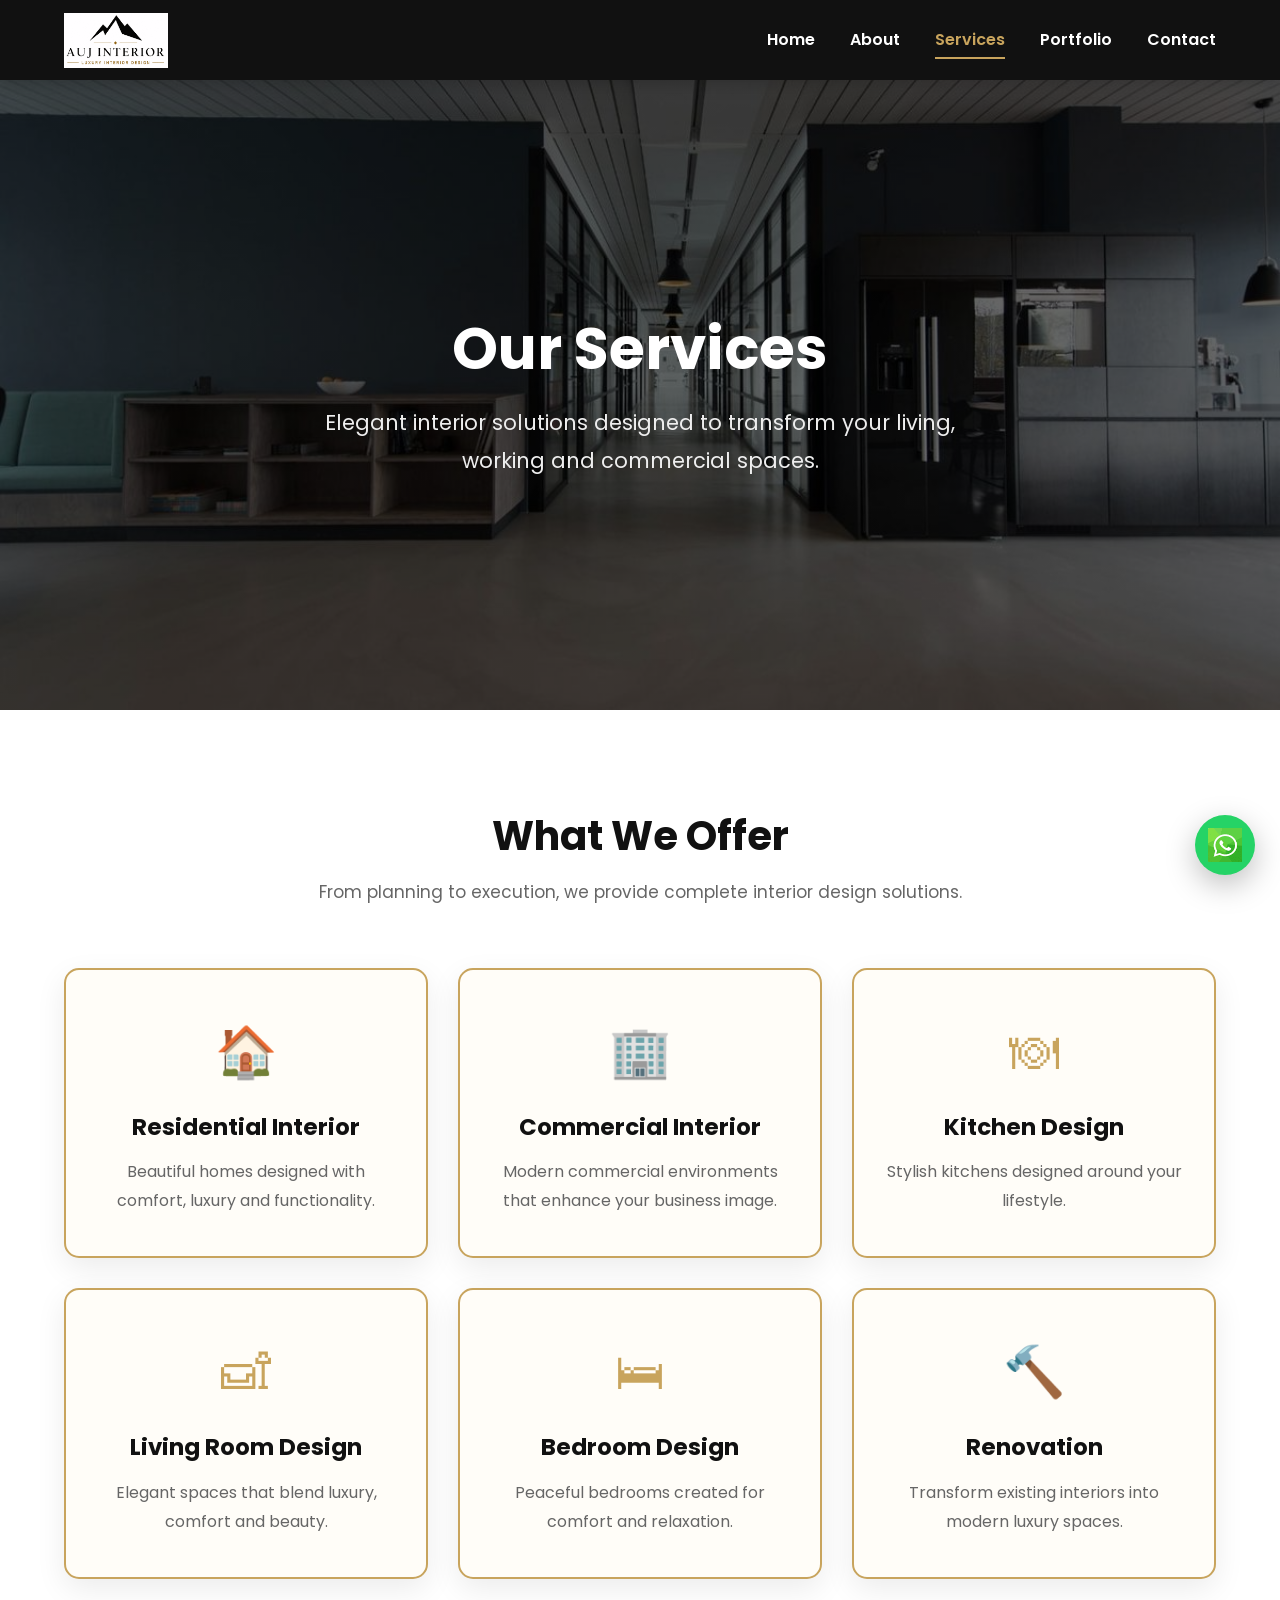
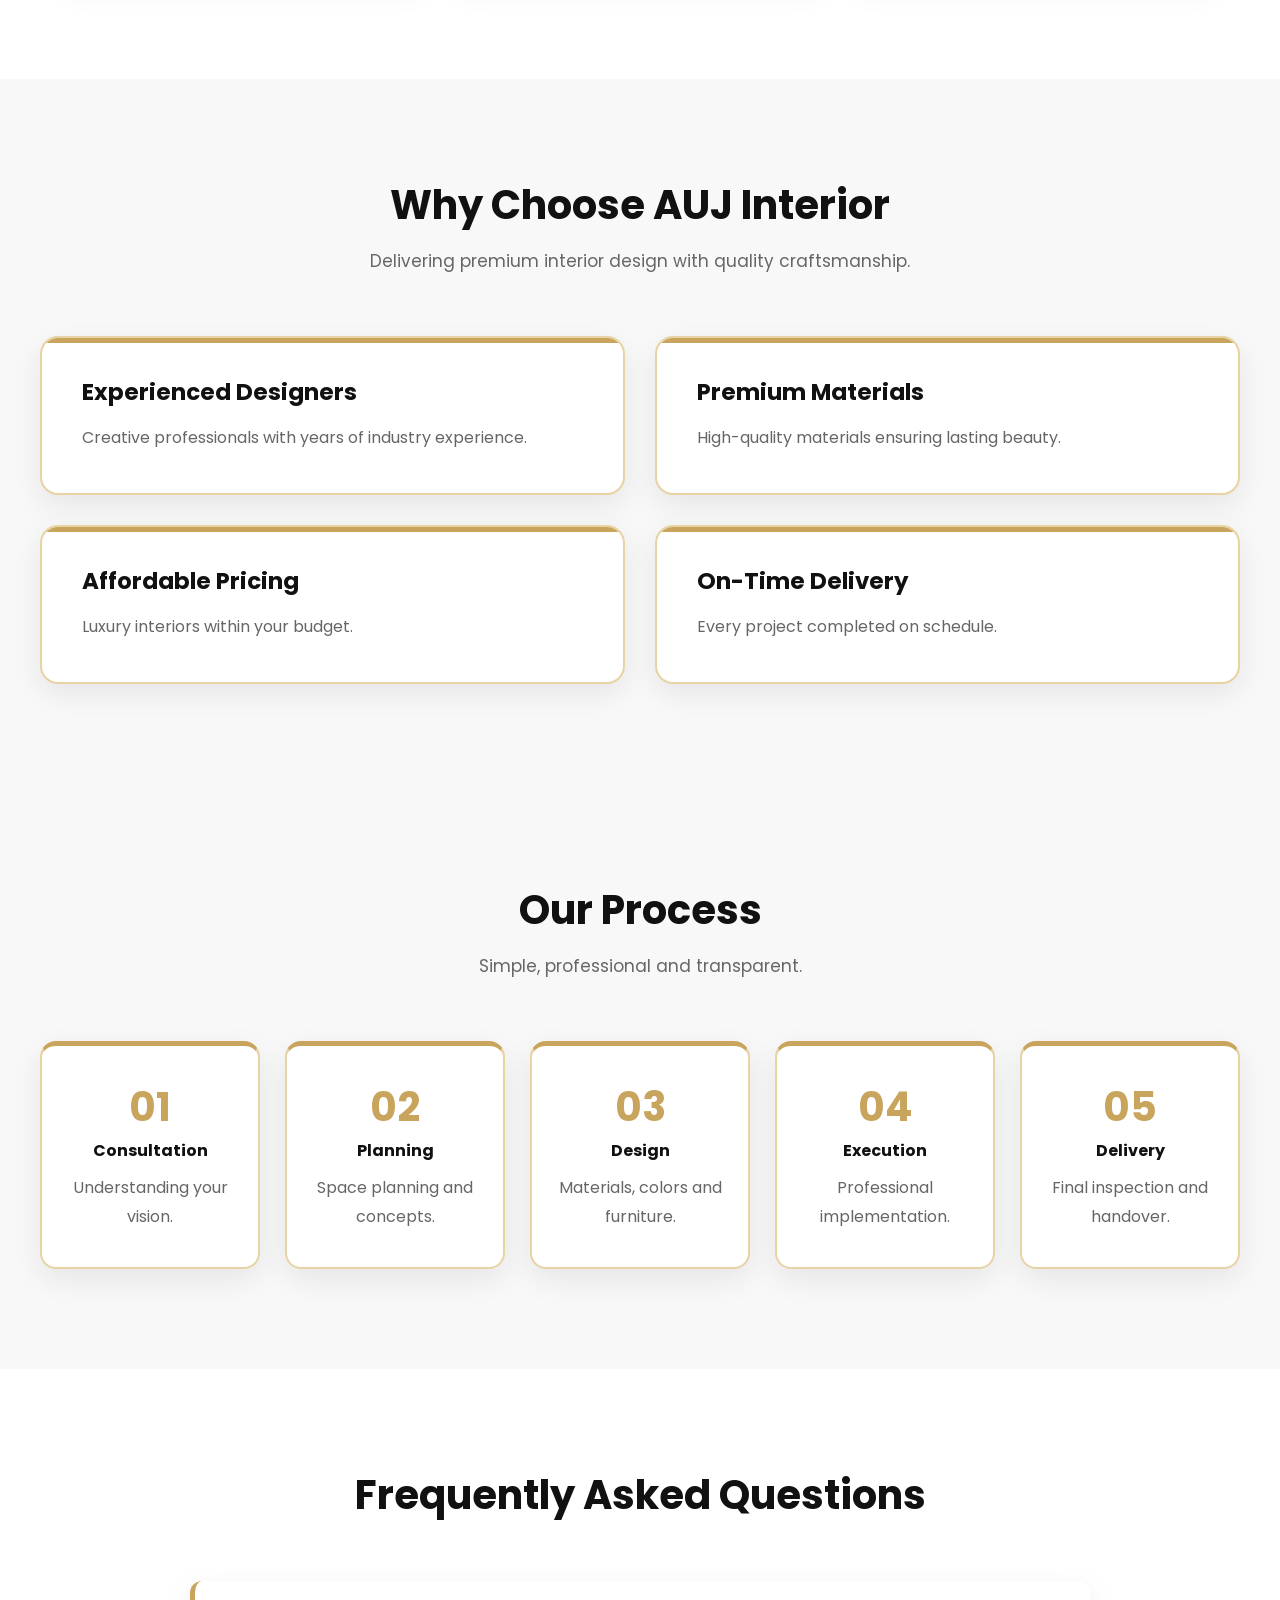
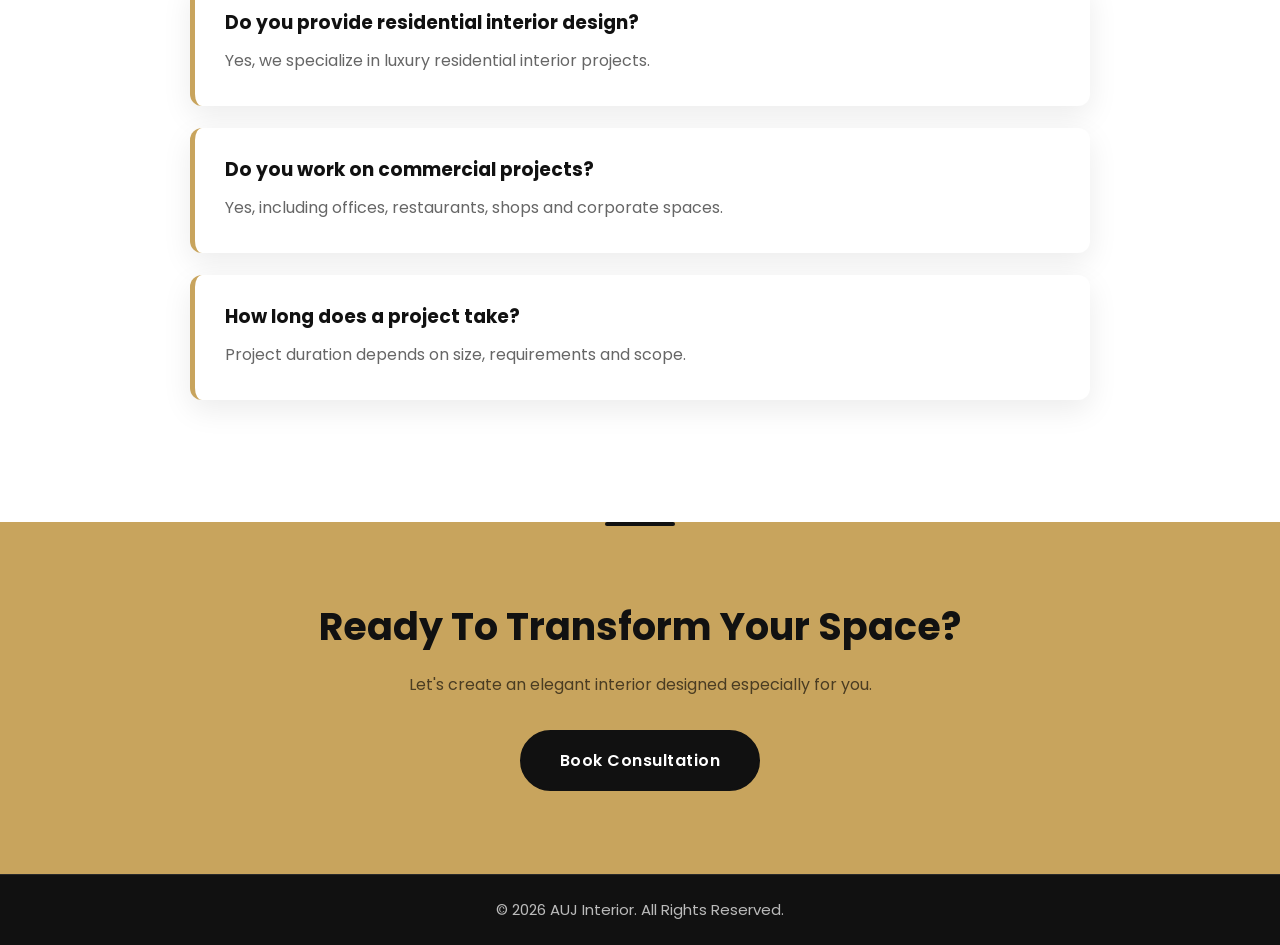
<file: services.html>
<!DOCTYPE html>
<html lang="en">

<head>

<meta charset="UTF-8">
<meta name="viewport" content="width=device-width, initial-scale=1.0">

<meta name="description"
content="Professional residential and commercial interior design services by AUJ Interior.">

<title>Services | AUJ Interior</title>

<link rel="icon" href="logo.png">

<link rel="stylesheet" href="style.css">

<link href="https://fonts.googleapis.com/css2?family=Poppins:wght@300;400;500;600;700&display=swap" rel="stylesheet">
<link rel="manifest" href="site.webmanifest">
<meta name="theme-color" content="#C8A45D">

<!-- Google tag (gtag.js) -->
<script async src="https://www.googletagmanager.com/gtag/js?id=G-WY3GVWSS55"></script>
<script>
  window.dataLayer = window.dataLayer || [];
  function gtag(){dataLayer.push(arguments);}
  gtag('js', new Date());

  gtag('config', 'G-WY3GVWSS55');
</script>
</head>

<body>
    <div id="progress-bar"></div>
    <!-- ================= PRELOADER ================= -->

<div id="preloader">

    <div class="loader">

        <span></span>
        <span></span>
        <span></span>

    </div>

</div>

    <!-- Header -->

    <header>

<div class="container">

<div class="logo">

<a href="index.html">

<img src="logo.png" alt="AUJ Interior Logo">

</a>

</div>

<div class="menu-toggle" id="menu-toggle">

<span></span>
<span></span>
<span></span>

</div>

<nav id="navbar">

<ul>

<li><a href="index.html">Home</a></li>

<li><a href="about.html">About</a></li>

<li><a href="services.html" class="active">Services</a></li>

<li><a href="portfolio.html">Portfolio</a></li>

<li><a href="contact.html">Contact</a></li>

</ul>

</nav>

</div>

</header>
<!-- ================= HERO ================= -->

<section class="service-hero">

<div class="hero-content">

<h1>Our Services</h1>

<p>

Elegant interior solutions designed to transform your
living, working and commercial spaces.

</p>

</div>

</section>

<!-- ================= SERVICES ================= -->

<section class="services-page reveal">

<div class="section-title">

<h2>What We Offer</h2>

<p>

From planning to execution, we provide complete
interior design solutions.

</p>

</div>

<div class="service-grid">

<div class="service-card">

<div class="service-icon">🏠</div>

<h3>Residential Interior</h3>

<p>

Beautiful homes designed with comfort,
luxury and functionality.

</p>

</div>

<div class="service-card">

<div class="service-icon">🏢</div>

<h3>Commercial Interior</h3>

<p>

Modern commercial environments that
enhance your business image.

</p>

</div>

<div class="service-card">

<div class="service-icon">🍽</div>

<h3>Kitchen Design</h3>

<p>

Stylish kitchens designed around
your lifestyle.

</p>

</div>

<div class="service-card">

<div class="service-icon">🛋</div>

<h3>Living Room Design</h3>

<p>

Elegant spaces that blend luxury,
comfort and beauty.

</p>

</div>

<div class="service-card">

<div class="service-icon">🛏</div>

<h3>Bedroom Design</h3>

<p>

Peaceful bedrooms created for
comfort and relaxation.

</p>

</div>

<div class="service-card">

<div class="service-icon">🔨</div>

<h3>Renovation</h3>

<p>

Transform existing interiors into
modern luxury spaces.

</p>

</div>

</div>

</section>

<!-- ================= WHY CHOOSE US ================= -->

<section class="why-services reveal">

<div class="section-title">

<h2>Why Choose AUJ Interior</h2>

<p>

Delivering premium interior design
with quality craftsmanship.

</p>

</div>

<div class="cards">

<div class="card">

<h3>Experienced Designers</h3>

<p>

Creative professionals with years
of industry experience.

</p>

</div>

<div class="card">

<h3>Premium Materials</h3>

<p>

High-quality materials ensuring
lasting beauty.

</p>

</div>

<div class="card">

<h3>Affordable Pricing</h3>

<p>

Luxury interiors within
your budget.

</p>

</div>

<div class="card">

<h3>On-Time Delivery</h3>

<p>

Every project completed
on schedule.

</p>

</div>

</div>

</section>

<!-- ================= PROCESS ================= -->

<section class="design-process reveal">

<div class="section-title">

<h2>Our Process</h2>

<p>

Simple, professional and transparent.

</p>

</div>

<div class="process-container">

<div class="process-box">

<h3>01</h3>

<h4>Consultation</h4>

<p>Understanding your vision.</p>

</div>

<div class="process-box">

<h3>02</h3>

<h4>Planning</h4>

<p>Space planning and concepts.</p>

</div>

<div class="process-box">

<h3>03</h3>

<h4>Design</h4>

<p>Materials, colors and furniture.</p>

</div>

<div class="process-box">

<h3>04</h3>

<h4>Execution</h4>

<p>Professional implementation.</p>

</div>

<div class="process-box">

<h3>05</h3>

<h4>Delivery</h4>

<p>Final inspection and handover.</p>

</div>

</div>

</section>

<!-- ================= FAQ ================= -->

<section class="faq reveal">

<div class="section-title">

<h2>Frequently Asked Questions</h2>

</div>

<div class="faq-box">

<h3>Do you provide residential interior design?</h3>

<p>

Yes, we specialize in luxury residential
interior projects.

</p>

</div>

<div class="faq-box">

<h3>Do you work on commercial projects?</h3>

<p>

Yes, including offices, restaurants,
shops and corporate spaces.

</p>

</div>

<div class="faq-box">

<h3>How long does a project take?</h3>

<p>

Project duration depends on size,
requirements and scope.

</p>

</div>

</section>

<!-- ================= CTA ================= -->

<section class="cta reveal">

<div class="container">

<h2>Ready To Transform Your Space?</h2>

<p>

Let's create an elegant interior
designed especially for you.

</p>

<a href="contact.html" class="btn">

Book Consultation

</a>

</div>

</section>

<!-- ================= FOOTER ================= -->

<footer>

<p>

&copy; 2026 AUJ Interior. All Rights Reserved.

</p>

</footer>

<script src="script.js"></script>

<!-- WhatsApp Button -->

<a href="https://wa.me/923254433083"
class="whatsapp"
target="_blank">

    <img src="whatsapp.png" alt="WhatsApp">

</a>

<!-- Back To Top -->

<button id="topBtn">↑</button>

</body>

</html>
</file>
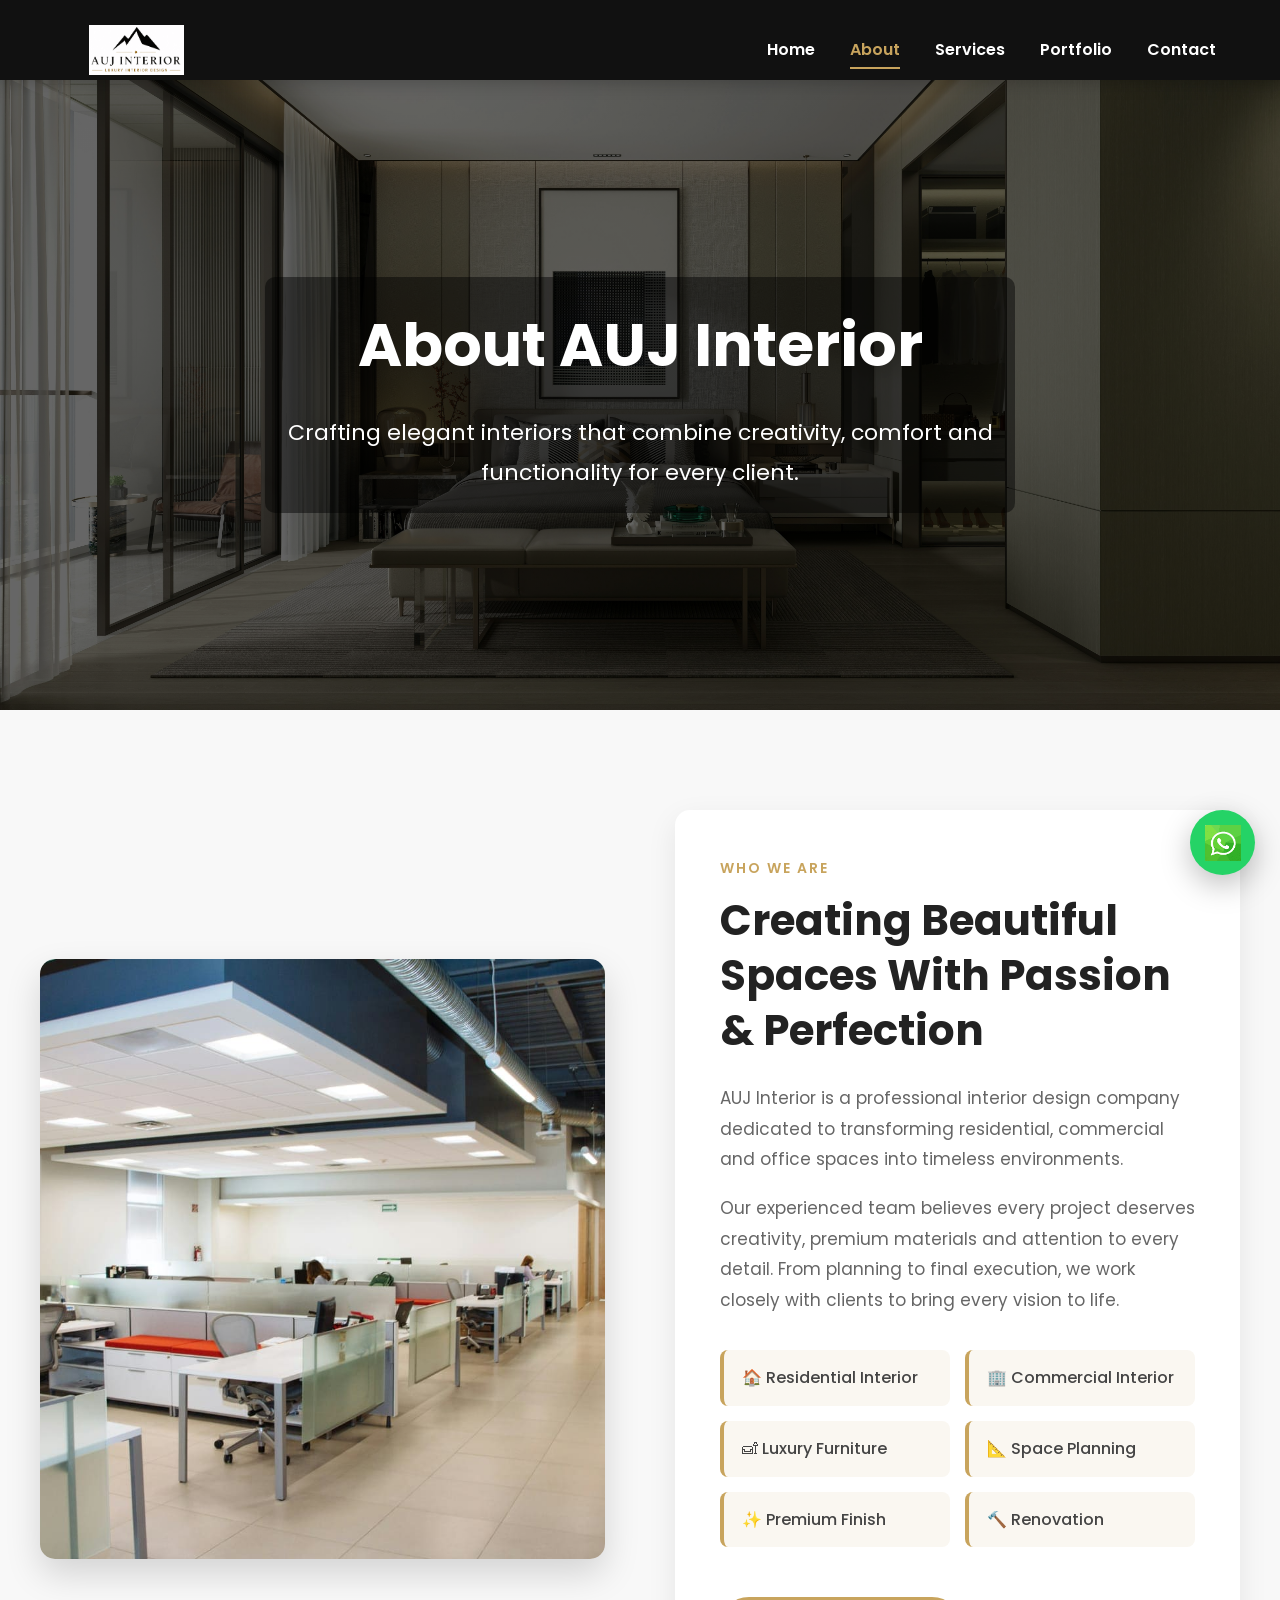
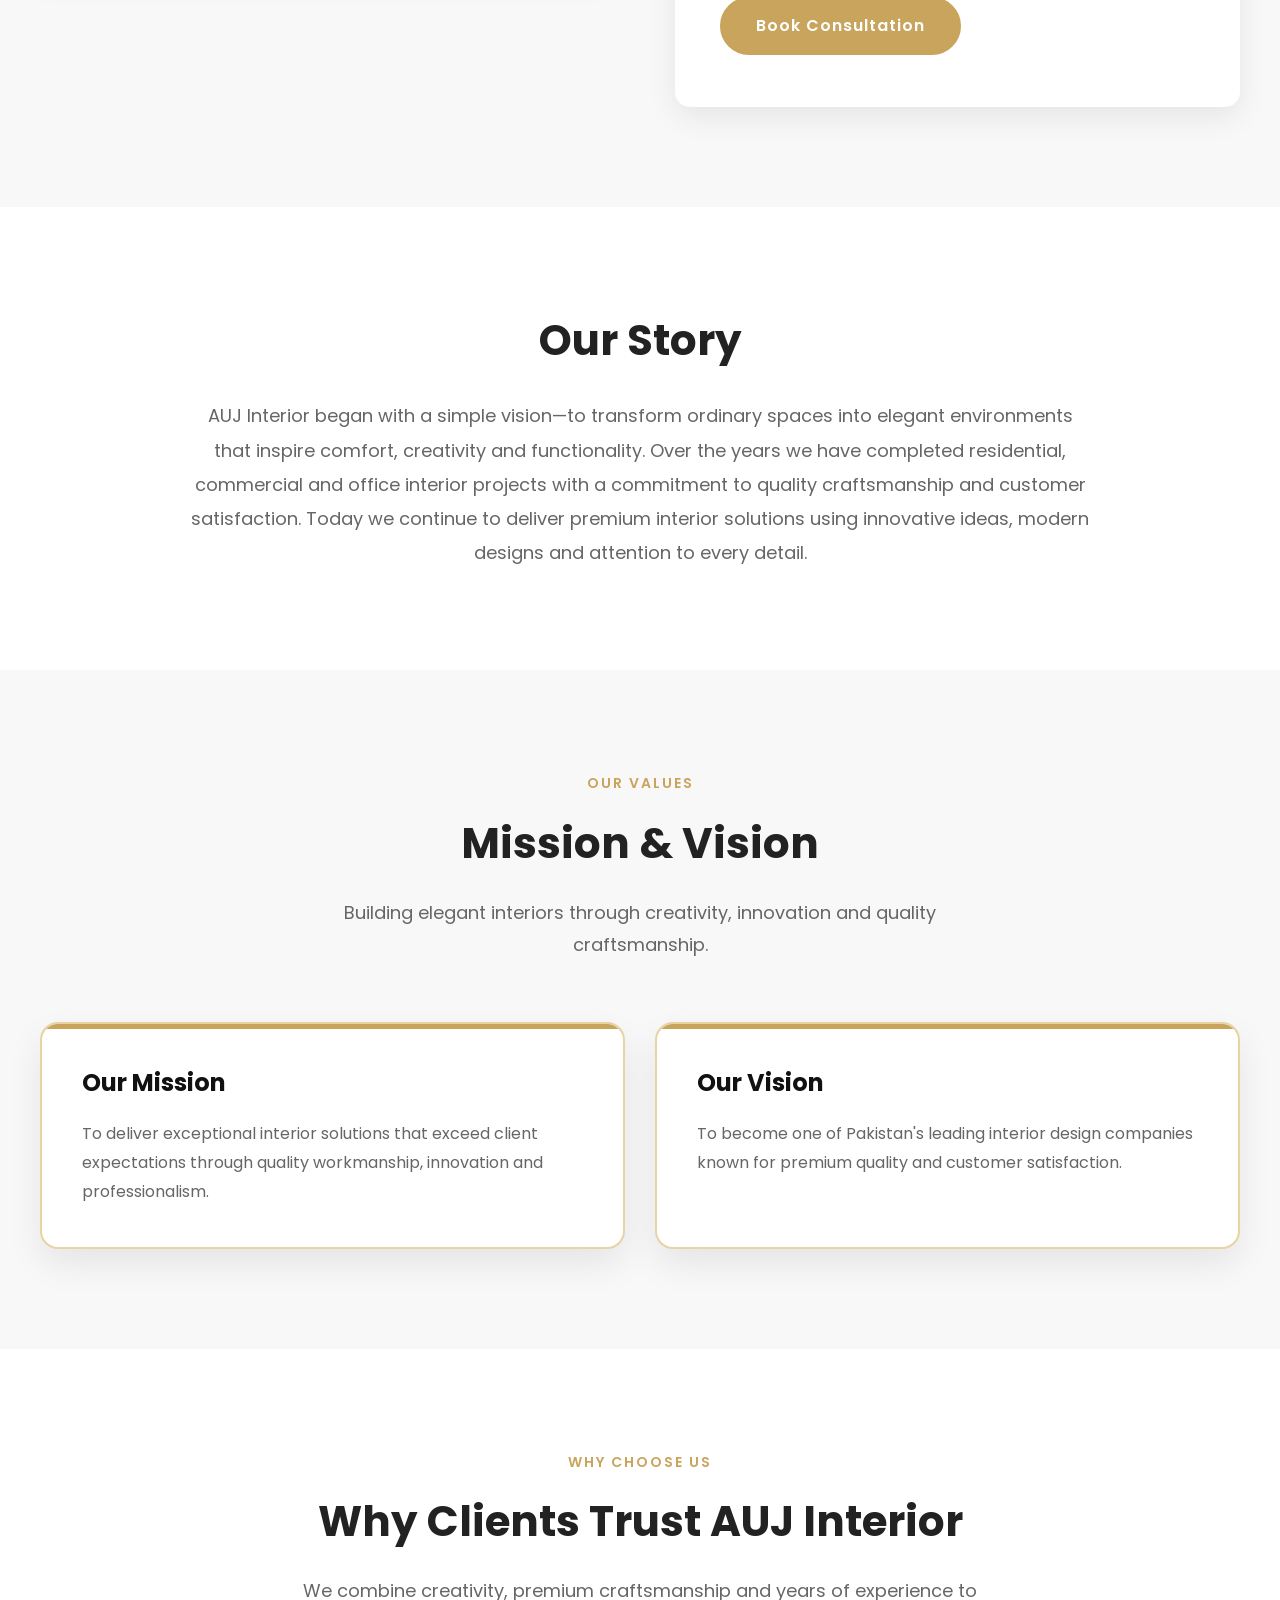
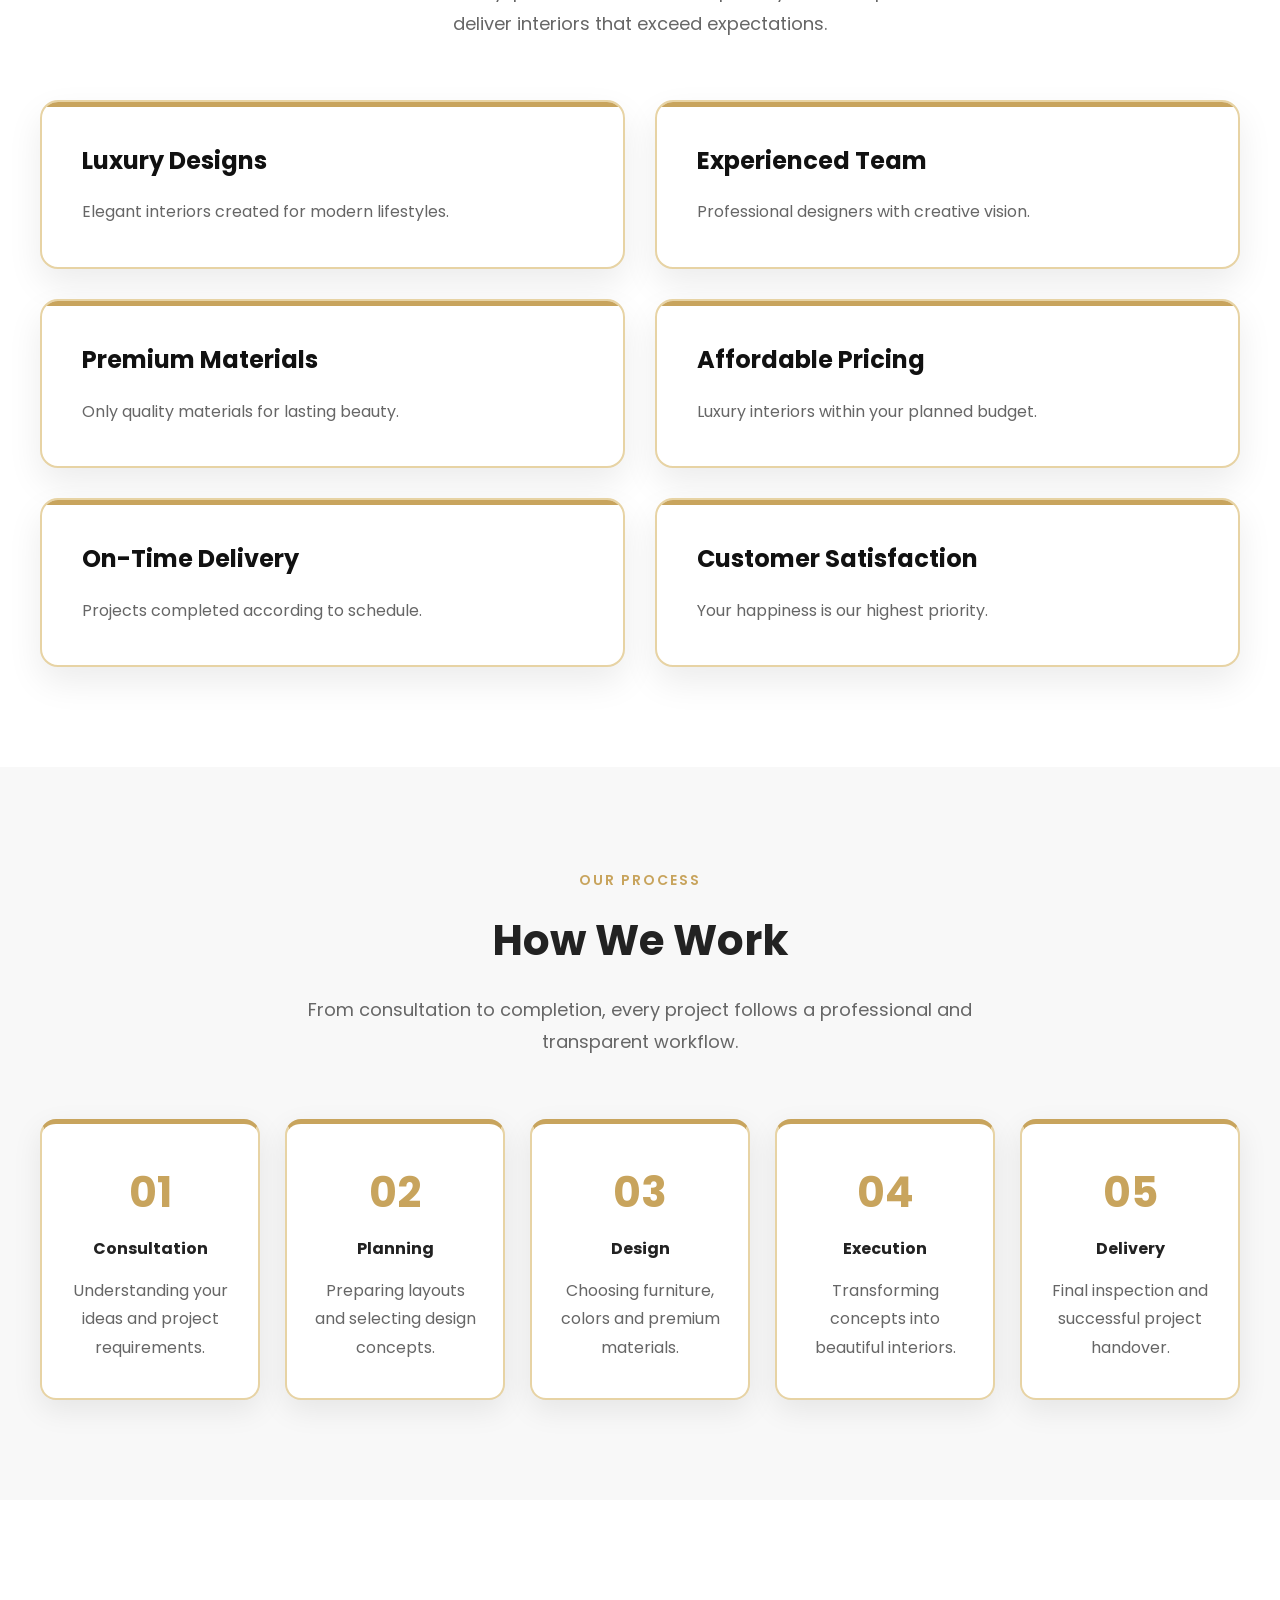
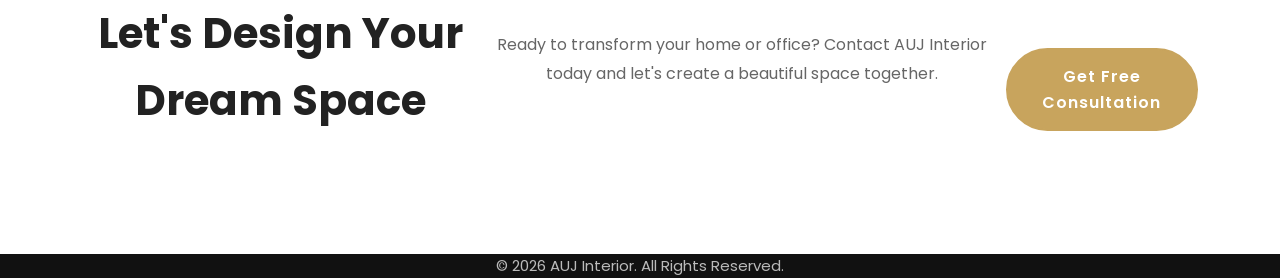
<file: Auj-Interior/about.html>
<!DOCTYPE html>
<html lang="en">

<head>

<meta charset="UTF-8">
<meta name="viewport" content="width=device-width, initial-scale=1.0">

<meta name="description"
content="Learn more about AUJ Interior, our mission, vision and professional interior design services.">

<title>About Us | AUJ Interior</title>

<link rel="icon" href="logo.png">

<link rel="stylesheet" href="style.css">
<link rel="stylesheet" href="about.css">

<link href="https://fonts.googleapis.com/css2?family=Poppins:wght@300;400;500;600;700&display=swap"
rel="stylesheet">

</head>

<body>

<header>

<div class="container">
            <div class="logo">

<a href="index.html">

<img src="logo.png" alt="AUJ Interior Logo">

</a>

</div>

<nav>

<ul>

<li><a href="index.html">Home</a></li>

<li><a class="active" href="about.html">About</a></li>

<li><a href="services.html">Services</a></li>

<li><a href="portfolio.html">Portfolio</a></li>

<li><a href="contact.html">Contact</a></li>

</ul>

</nav>

</div>

</header>

<!-- HERO -->

<section class="about-hero">

<div class="hero-content">

<h1>About AUJ Interior</h1>

<p>
Crafting elegant interiors that combine creativity,
comfort and functionality for every client.
</p>

</div>

</section>

<!-- ABOUT -->

<section class="about-section">

<div class="about-container">

<div class="about-image">

<img src="about-office.jpeg" alt="AUJ Interior">

</div>

<div class="about-text">

<span class="small-title">WHO WE ARE</span>

<h2>
Creating Beautiful Spaces
With Passion & Perfection
</h2>

<p>
AUJ Interior is a professional interior design company
dedicated to transforming residential, commercial and
office spaces into timeless environments.
</p>

<p>
Our experienced team believes every project deserves
creativity, premium materials and attention to every
detail. From planning to final execution, we work
closely with clients to bring every vision to life.
</p>

<div class="about-list">

<div class="item">🏠 Residential Interior</div>

<div class="item">🏢 Commercial Interior</div>

<div class="item">🛋 Luxury Furniture</div>

<div class="item">📐 Space Planning</div>

<div class="item">✨ Premium Finish</div>

<div class="item">🔨 Renovation</div>

</div>

<a href="contact.html" class="btn">
Book Consultation
</a>

</div>

</div>

</section>

<!-- OUR STORY -->

<section class="company-story">

<div class="story-container">

<h2>Our Story</h2>

<p>

AUJ Interior began with a simple vision—to transform ordinary spaces into elegant environments that inspire comfort, creativity and functionality.

Over the years we have completed residential, commercial and office interior projects with a commitment to quality craftsmanship and customer satisfaction.

Today we continue to deliver premium interior solutions using innovative ideas, modern designs and attention to every detail.

</p>

</div>

</section>

<!-- MISSION -->

<section class="mission-vision">

<div class="section-title">

<span class="small-title">OUR VALUES</span>

<h2>Mission & Vision</h2>

<p>
Building elegant interiors through creativity,
innovation and quality craftsmanship.
</p>

</div>

<div class="cards">

<div class="card">

<h3>Our Mission</h3>

<p>
To deliver exceptional interior solutions that exceed
client expectations through quality workmanship,
innovation and professionalism.
</p>

</div>

<div class="card">

<h3>Our Vision</h3>

<p>
To become one of Pakistan's leading interior design
companies known for premium quality and customer
satisfaction.
</p>

</div>

</div>

</section>

<!-- ================= WHY CHOOSE US ================= -->

<section class="why-us">

    <div class="section-title">

        <span class="small-title">WHY CHOOSE US</span>

        <h2>Why Clients Trust AUJ Interior</h2>

        <p>
            We combine creativity, premium craftsmanship and years of
            experience to deliver interiors that exceed expectations.
        </p>

    </div>

    <div class="cards">

        <div class="card">
            <h3>Luxury Designs</h3>
            <p>Elegant interiors created for modern lifestyles.</p>
        </div>

        <div class="card">
            <h3>Experienced Team</h3>
            <p>Professional designers with creative vision.</p>
        </div>

        <div class="card">
            <h3>Premium Materials</h3>
            <p>Only quality materials for lasting beauty.</p>
        </div>

        <div class="card">
            <h3>Affordable Pricing</h3>
            <p>Luxury interiors within your planned budget.</p>
        </div>

        <div class="card">
            <h3>On-Time Delivery</h3>
            <p>Projects completed according to schedule.</p>
        </div>

        <div class="card">
            <h3>Customer Satisfaction</h3>
            <p>Your happiness is our highest priority.</p>
        </div>

    </div>

</section>

<!-- ================= DESIGN PROCESS ================= -->

<section class="design-process">

    <div class="section-title">

        <span class="small-title">OUR PROCESS</span>

        <h2>How We Work</h2>

        <p>
            From consultation to completion, every project follows
            a professional and transparent workflow.
        </p>

    </div>

    <div class="process-container">

        <div class="process-box">
            <h3>01</h3>
            <h4>Consultation</h4>
            <p>Understanding your ideas and project requirements.</p>
        </div>

        <div class="process-box">
            <h3>02</h3>
            <h4>Planning</h4>
            <p>Preparing layouts and selecting design concepts.</p>
        </div>

        <div class="process-box">
            <h3>03</h3>
            <h4>Design</h4>
            <p>Choosing furniture, colors and premium materials.</p>
        </div>

        <div class="process-box">
            <h3>04</h3>
            <h4>Execution</h4>
            <p>Transforming concepts into beautiful interiors.</p>
        </div>

        <div class="process-box">
            <h3>05</h3>
            <h4>Delivery</h4>
            <p>Final inspection and successful project handover.</p>
        </div>

    </div>

</section>

<!-- ================= CTA ================= -->

<section class="cta">

    <div class="container">

        <h2>Let's Design Your Dream Space</h2>

        <p>
            Ready to transform your home or office? Contact AUJ Interior
            today and let's create a beautiful space together.
        </p>

        <a href="contact.html" class="btn">
            Get Free Consultation
        </a>

    </div>

</section>

<!-- ================= FOOTER ================= -->

<footer>

    <p>&copy; 2026 AUJ Interior. All Rights Reserved.</p>

</footer>

<!-- WhatsApp Button -->

<a href="https://wa.me/923254433083"
class="whatsapp"
target="_blank">

    <img src="whatsapp.png" alt="WhatsApp">

</a>
</body>

</html>
</file>
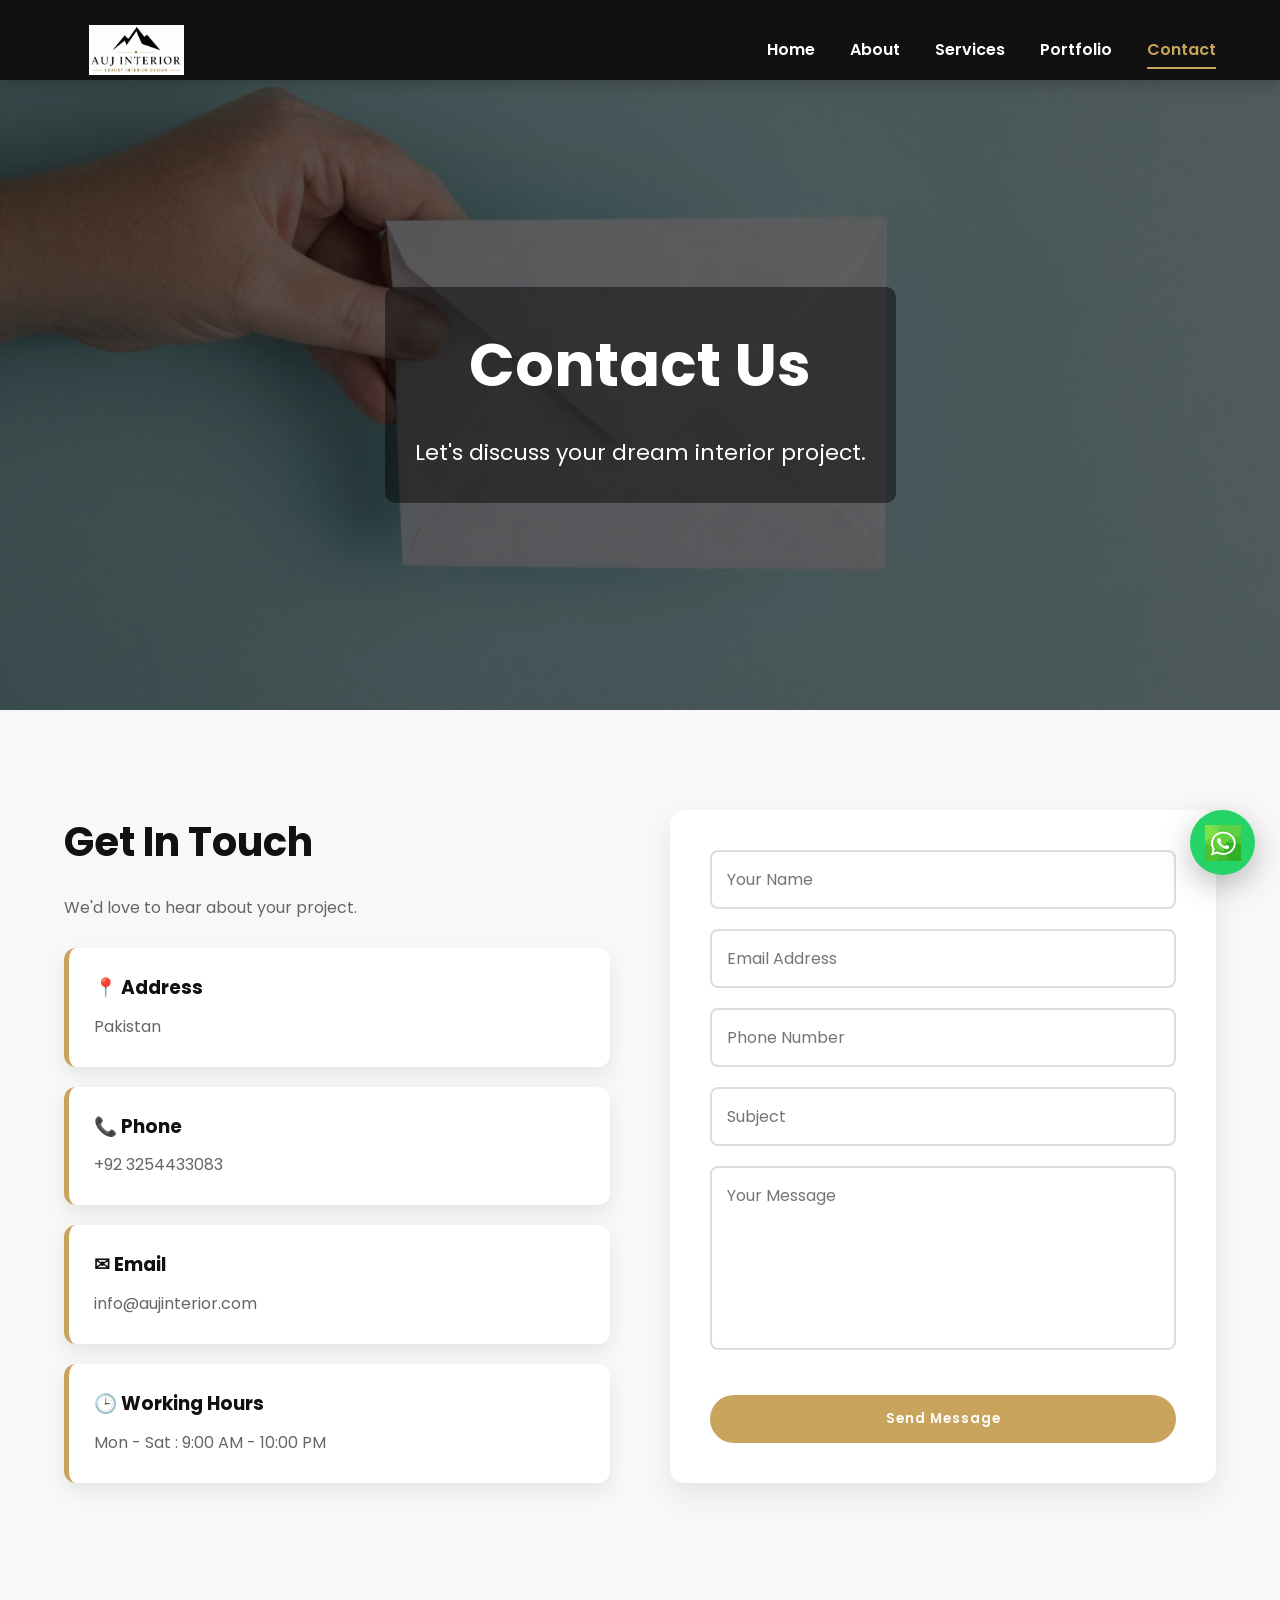
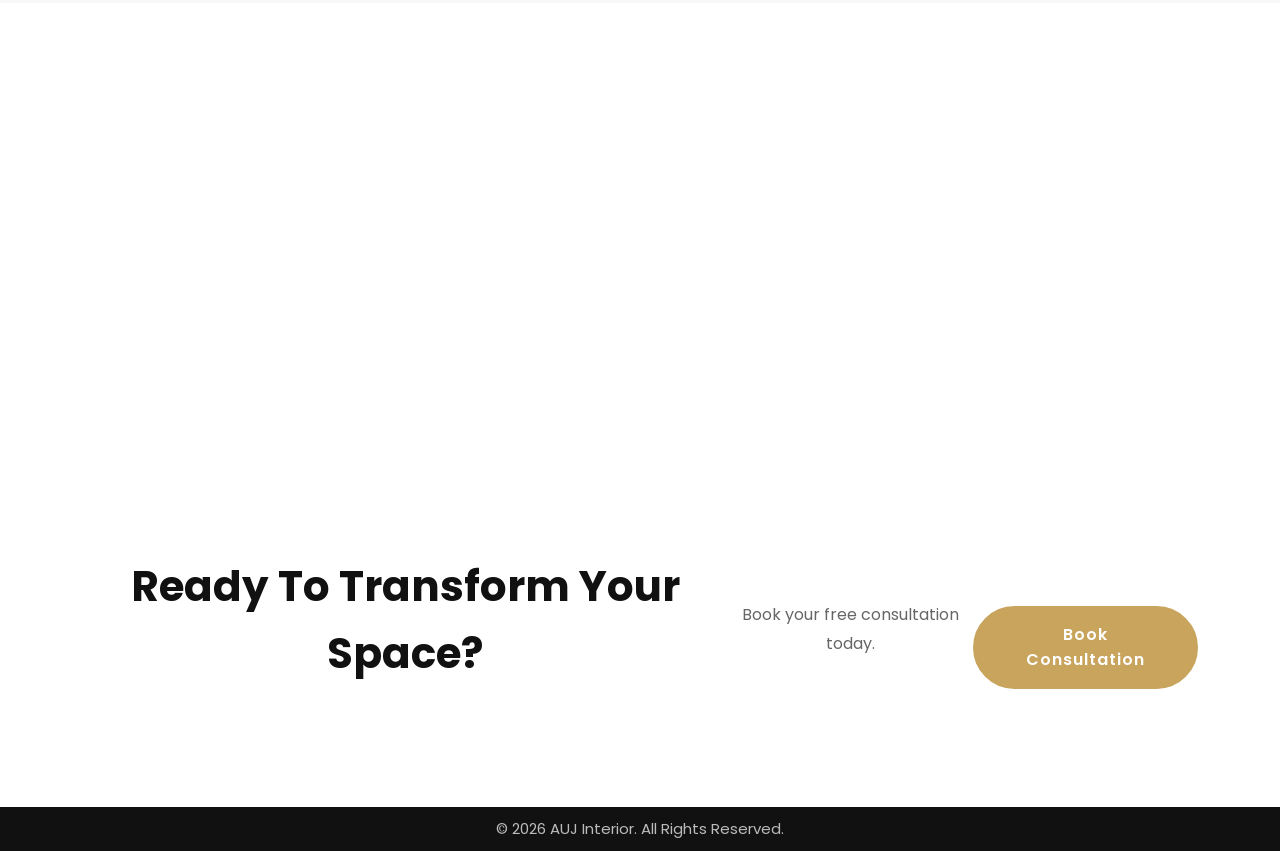
<file: Auj-Interior/contact.html>
<!DOCTYPE html>
<html lang="en">

<head>

<meta charset="UTF-8">
<meta name="viewport" content="width=device-width, initial-scale=1.0">

<meta name="description" content="Contact AUJ Interior for residential and commercial interior design services.">

<title>Contact | AUJ Interior</title>

<link rel="icon" href="logo.png">

<link rel="stylesheet" href="style.css">
<link rel="stylesheet" href="contact.css">

<link href="https://fonts.googleapis.com/css2?family=Poppins:wght@300;400;500;600;700&display=swap" rel="stylesheet">

</head>

<body>

<header>

<div class="container">

<div class="logo">
<a href="index.html">
<img src="logo.png" alt="Logo">
</a>
</div>

<nav>

<ul>

<li><a href="index.html">Home</a></li>

<li><a href="about.html">About</a></li>

<li><a href="services.html">Services</a></li>

<li><a href="portfolio.html">Portfolio</a></li>

<li><a class="active" href="contact.html">Contact</a></li>

</ul>

</nav>

</div>

</header>

<!-- HERO -->

<section class="contact-hero">

<div class="hero-content">

<h1>Contact Us</h1>

<p>

Let's discuss your dream interior project.

</p>

</div>

</section>

<!-- CONTACT -->

<section class="contact-section reveal">

<div class="contact-container">

<div class="contact-info">

<h2>Get In Touch</h2>

<p>

We'd love to hear about your project.

</p>

<div class="info-box">

<h3>📍 Address</h3>

<p>Pakistan</p>

</div>

<div class="info-box">

<h3>📞 Phone</h3>

<p>+92 3254433083</p>

</div>

<div class="info-box">

<h3>✉ Email</h3>

<p>info@aujinterior.com</p>

</div>

<div class="info-box">

<h3>🕒 Working Hours</h3>

<p>Mon - Sat : 9:00 AM - 10:00 PM</p>

</div>

</div>

<div class="contact-form">

<form>

<input type="text" placeholder="Your Name" required>

<input type="email" placeholder="Email Address" required>

<input type="tel" placeholder="Phone Number">

<input type="text" placeholder="Subject">

<textarea rows="6" placeholder="Your Message"></textarea>

<button class="btn">

Send Message

</button>

</form>

</div>

</div>

</section>

<!-- MAP -->

<section class="map">

<iframe
src="https://www.google.com/maps?q=Gujranwala,Pakistan&output=embed"
width="100%"
height="450"
style="border:0;"
allowfullscreen=""
loading="lazy">
</iframe>

</section>

<!-- CTA -->

<section class="cta reveal">

<div class="container">

<h2>Ready To Transform Your Space?</h2>

<p>

Book your free consultation today.

</p>

<a href="#" class="btn">

Book Consultation

</a>

</div>

</section>

<footer>

<p>

© 2026 AUJ Interior. All Rights Reserved.

</p>

</footer>

<script src="script.js"></script>

<!-- WhatsApp Button -->

<a href="https://wa.me/923254433083"
class="whatsapp"
target="_blank">

    <img src="whatsapp.png" alt="WhatsApp">

</a>
</body>

</html>
</file>
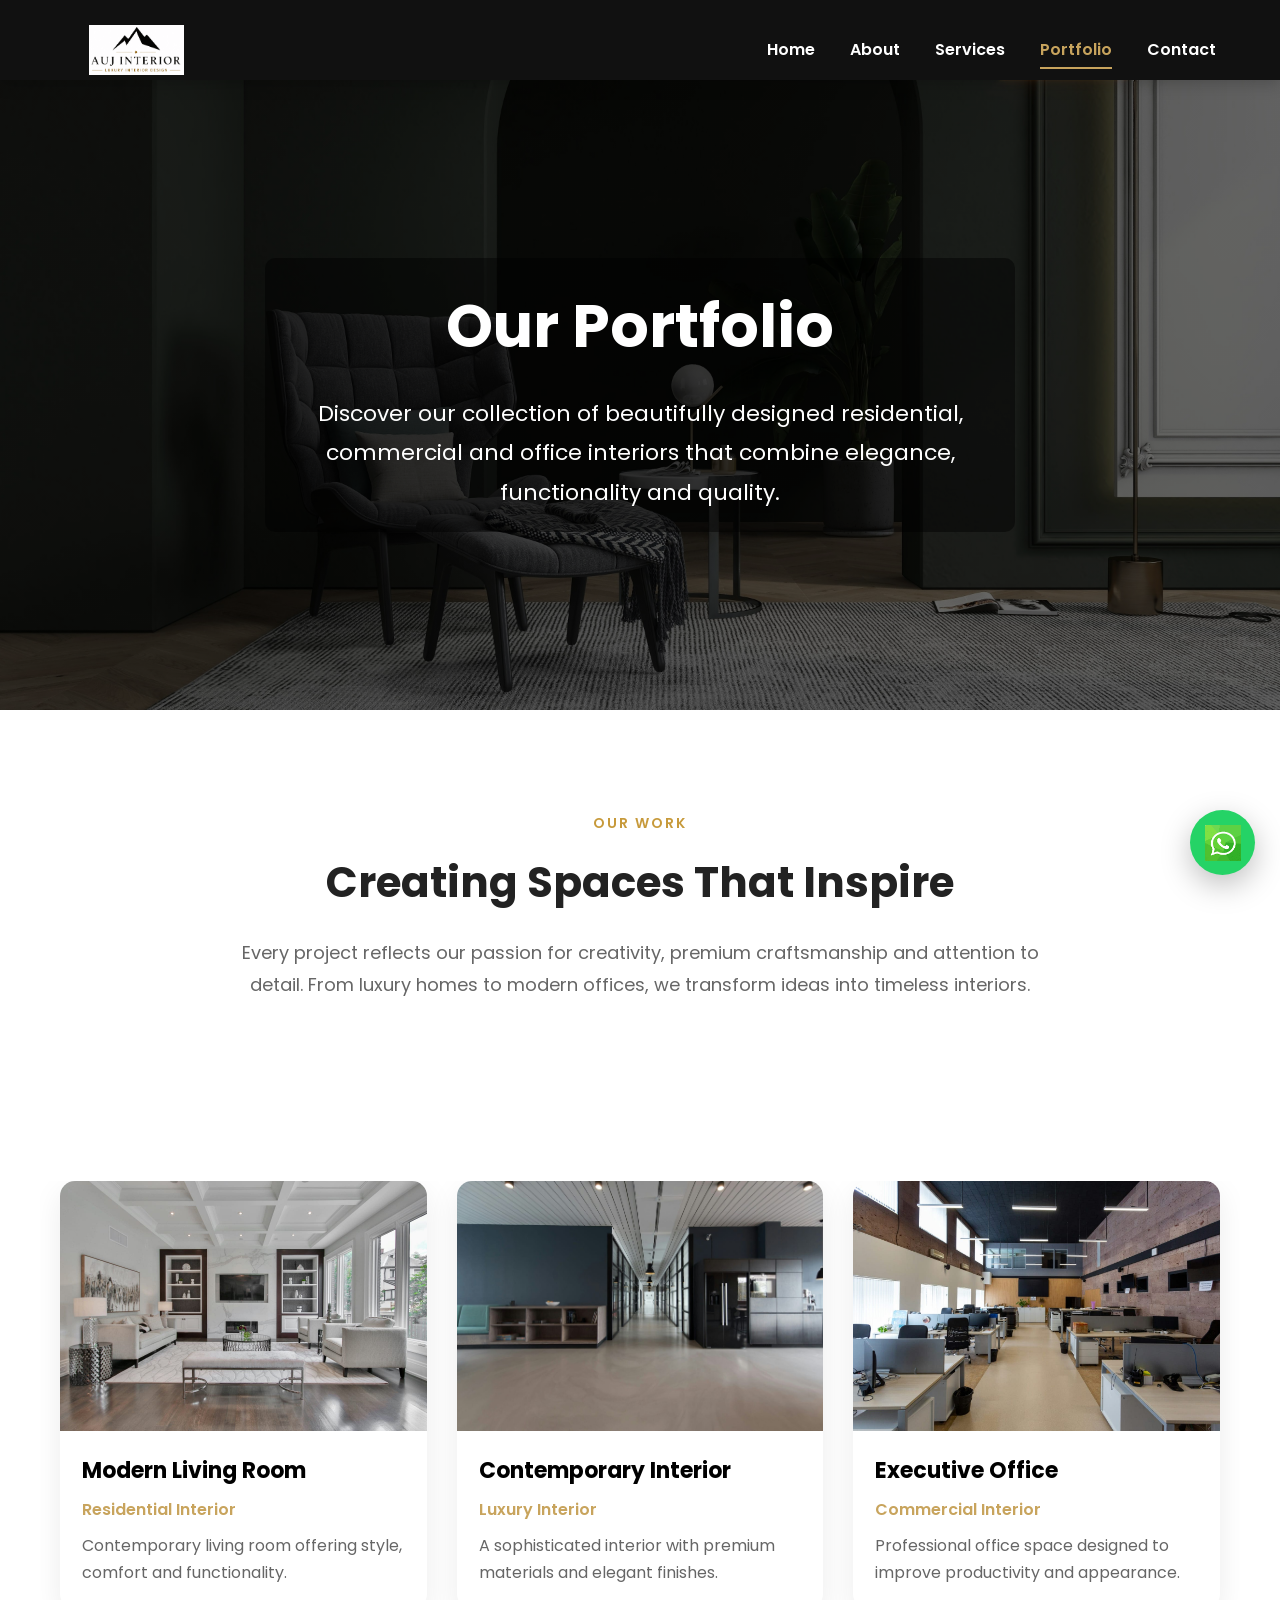
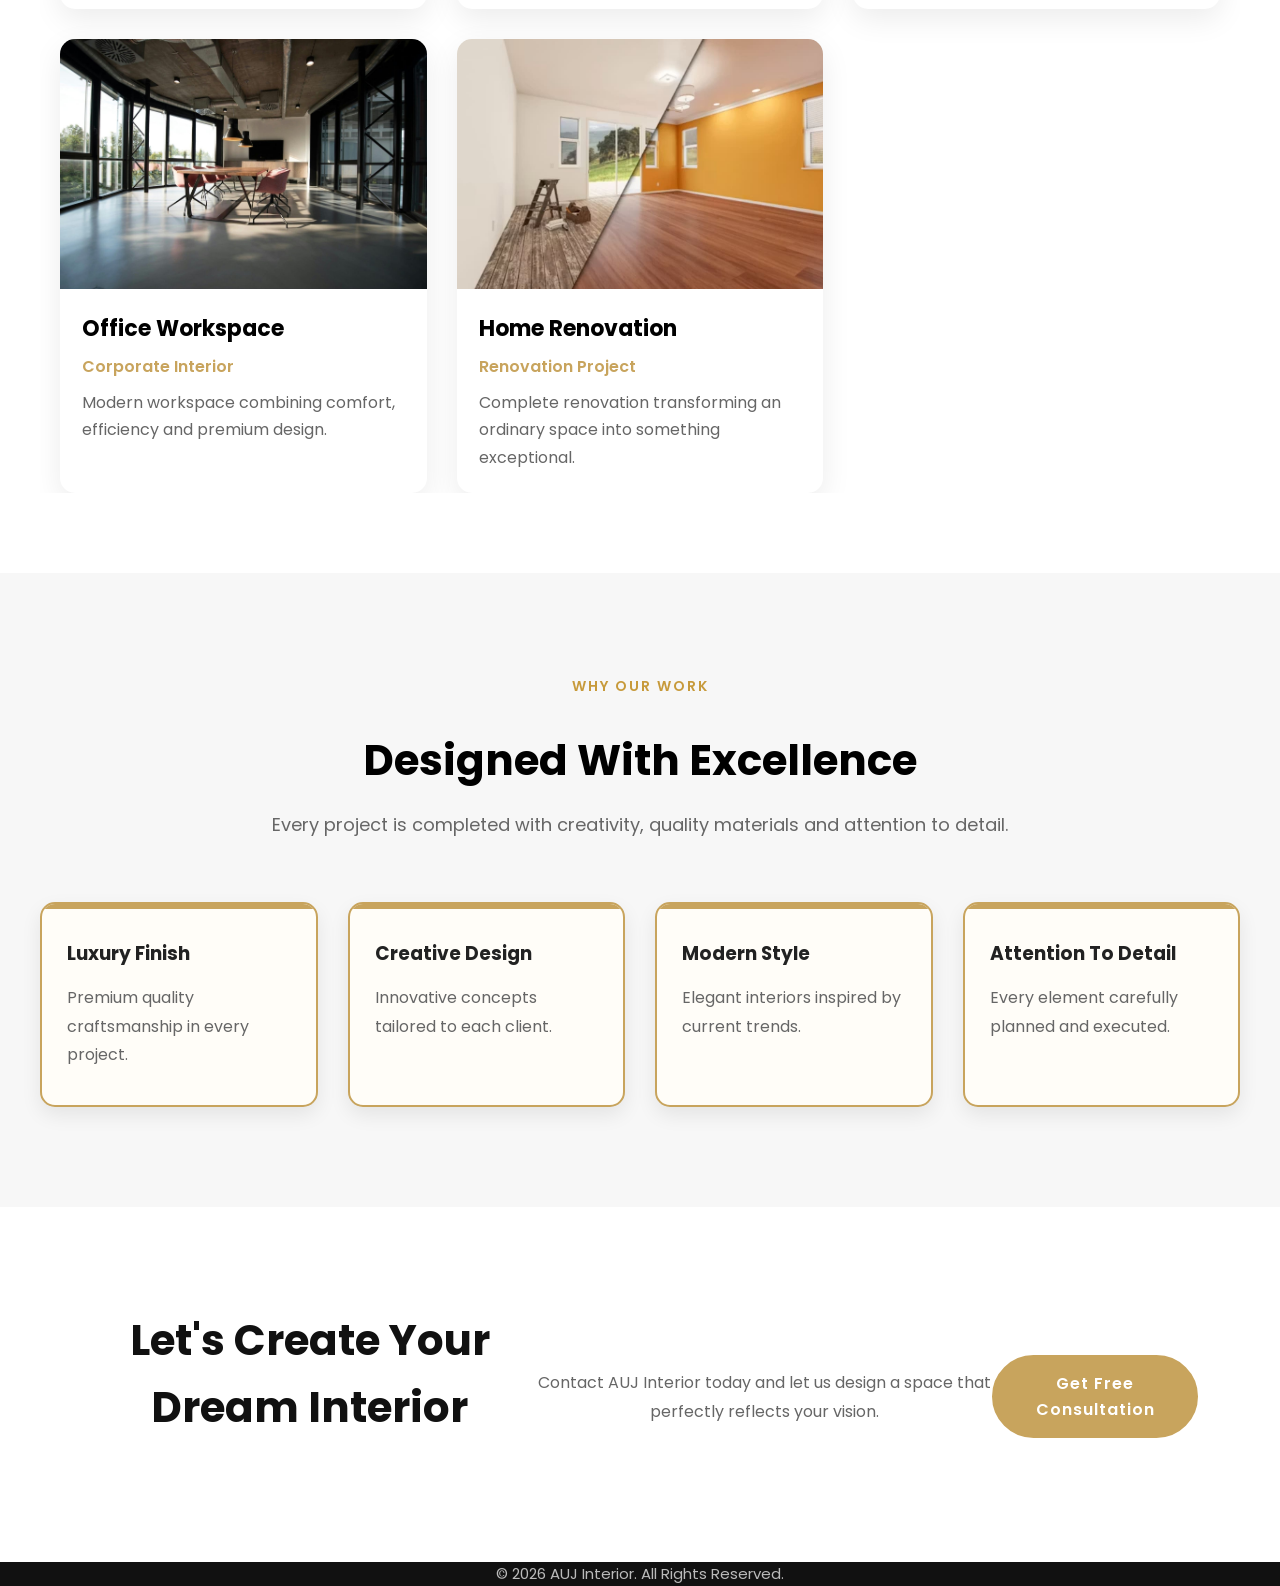
<file: Auj-Interior/portfolio.html>
<!DOCTYPE html>
<html lang="en">

<head>

    <meta charset="UTF-8">
    <meta name="viewport" content="width=device-width, initial-scale=1.0">

    <meta name="description"
        content="Explore AUJ Interior's portfolio featuring luxury residential, commercial and office interior design projects.">

    <title>Portfolio | AUJ Interior</title>

    <link rel="icon" href="logo.png">

    <link rel="stylesheet" href="style.css">
    <link rel="stylesheet" href="portfolio.css">

    <link href="https://fonts.googleapis.com/css2?family=Poppins:wght@300;400;500;600;700&display=swap"
        rel="stylesheet">

</head>

<body>

<!-- ================= HEADER ================= -->

<header>

    <div class="container">
            <div class="logo">

<a href="index.html">

<img src="logo.png" alt="AUJ Interior Logo">

</a>

</div>

        <nav>

            <ul>

                <li><a href="index.html">Home</a></li>

                <li><a href="about.html">About</a></li>

                <li><a href="services.html">Services</a></li>

                <li><a class="active" href="portfolio.html">Portfolio</a></li>

                <li><a href="contact.html">Contact</a></li>

            </ul>

        </nav>

    </div>

</header>

<!-- ================= HERO ================= -->

<section class="portfolio-hero">

    <div class="hero-content">

        <h1>Our Portfolio</h1>

        <p>

            Discover our collection of beautifully designed
            residential, commercial and office interiors that
            combine elegance, functionality and quality.

        </p>

    </div>

</section>

<!-- ================= INTRO ================= -->

<section class="portfolio-intro">

    <div class="intro-container">

        <span class="small-title">OUR WORK</span>

        <h2>Creating Spaces That Inspire</h2>

        <p>

            Every project reflects our passion for creativity,
            premium craftsmanship and attention to detail.
            From luxury homes to modern offices, we transform
            ideas into timeless interiors.

        </p>

    </div>

</section>

<!-- ================= PROJECTS ================= -->

<section class="portfolio-grid">

    <div class="project-card">

        <img src="project2.jpeg" alt="Living Room">

        <div class="project-info">

            <h3>Modern Living Room</h3>

            <span>Residential Interior</span>

            <p>
                Contemporary living room offering style,
                comfort and functionality.
            </p>

        </div>

    </div>

    <div class="project-card">

        <img src="project3.jpeg" alt="Modern Interior">

        <div class="project-info">

            <h3>Contemporary Interior</h3>

            <span>Luxury Interior</span>

            <p>
                A sophisticated interior with premium
                materials and elegant finishes.
            </p>

        </div>

    </div>

    <div class="project-card">

        <img src="project4.jpeg" alt="Office Design">

        <div class="project-info">

            <h3>Executive Office</h3>

            <span>Commercial Interior</span>

            <p>
                Professional office space designed to
                improve productivity and appearance.
            </p>

        </div>

    </div>

    <div class="project-card">

        <img src="project5.jpeg" alt="Office Workspace">

        <div class="project-info">

            <h3>Office Workspace</h3>

            <span>Corporate Interior</span>

            <p>
                Modern workspace combining comfort,
                efficiency and premium design.
            </p>

        </div>

    </div>

    <div class="project-card">

        <img src="project6.jpeg" alt="Renovation">

        <div class="project-info">

            <h3>Home Renovation</h3>

            <span>Renovation Project</span>

            <p>
                Complete renovation transforming an
                ordinary space into something exceptional.
            </p>

        </div>

    </div>

</section>

<!-- ================= WHY OUR PROJECTS ================= -->

<section class="portfolio-features">

    <div class="section-title">

        <span class="small-title">WHY OUR WORK</span>

        <h2>Designed With Excellence</h2>

        <p>

            Every project is completed with creativity,
            quality materials and attention to detail.

        </p>

    </div>

    <div class="feature-grid">

        <div class="feature-box">

            <h3>Luxury Finish</h3>

            <p>
                Premium quality craftsmanship in every project.
            </p>

        </div>

        <div class="feature-box">

            <h3>Creative Design</h3>

            <p>
                Innovative concepts tailored to each client.
            </p>

        </div>

        <div class="feature-box">

            <h3>Modern Style</h3>

            <p>
                Elegant interiors inspired by current trends.
            </p>

        </div>

        <div class="feature-box">

            <h3>Attention To Detail</h3>

            <p>
                Every element carefully planned and executed.
            </p>

        </div>

    </div>

</section>

<!-- ================= CTA ================= -->

<section class="cta">

    <div class="container">

        <h2>Let's Create Your Dream Interior</h2>

        <p>

            Contact AUJ Interior today and let us design
            a space that perfectly reflects your vision.

        </p>

        <a href="contact.html" class="btn">

            Get Free Consultation

        </a>

    </div>

</section>

<!-- ================= FOOTER ================= -->

<footer>

    <p>&copy; 2026 AUJ Interior. All Rights Reserved.</p>

</footer>

<!-- WhatsApp Button -->

<a href="https://wa.me/923254433083"
class="whatsapp"
target="_blank">

    <img src="whatsapp.png" alt="WhatsApp">

</a>
</body>

</html>
</file>
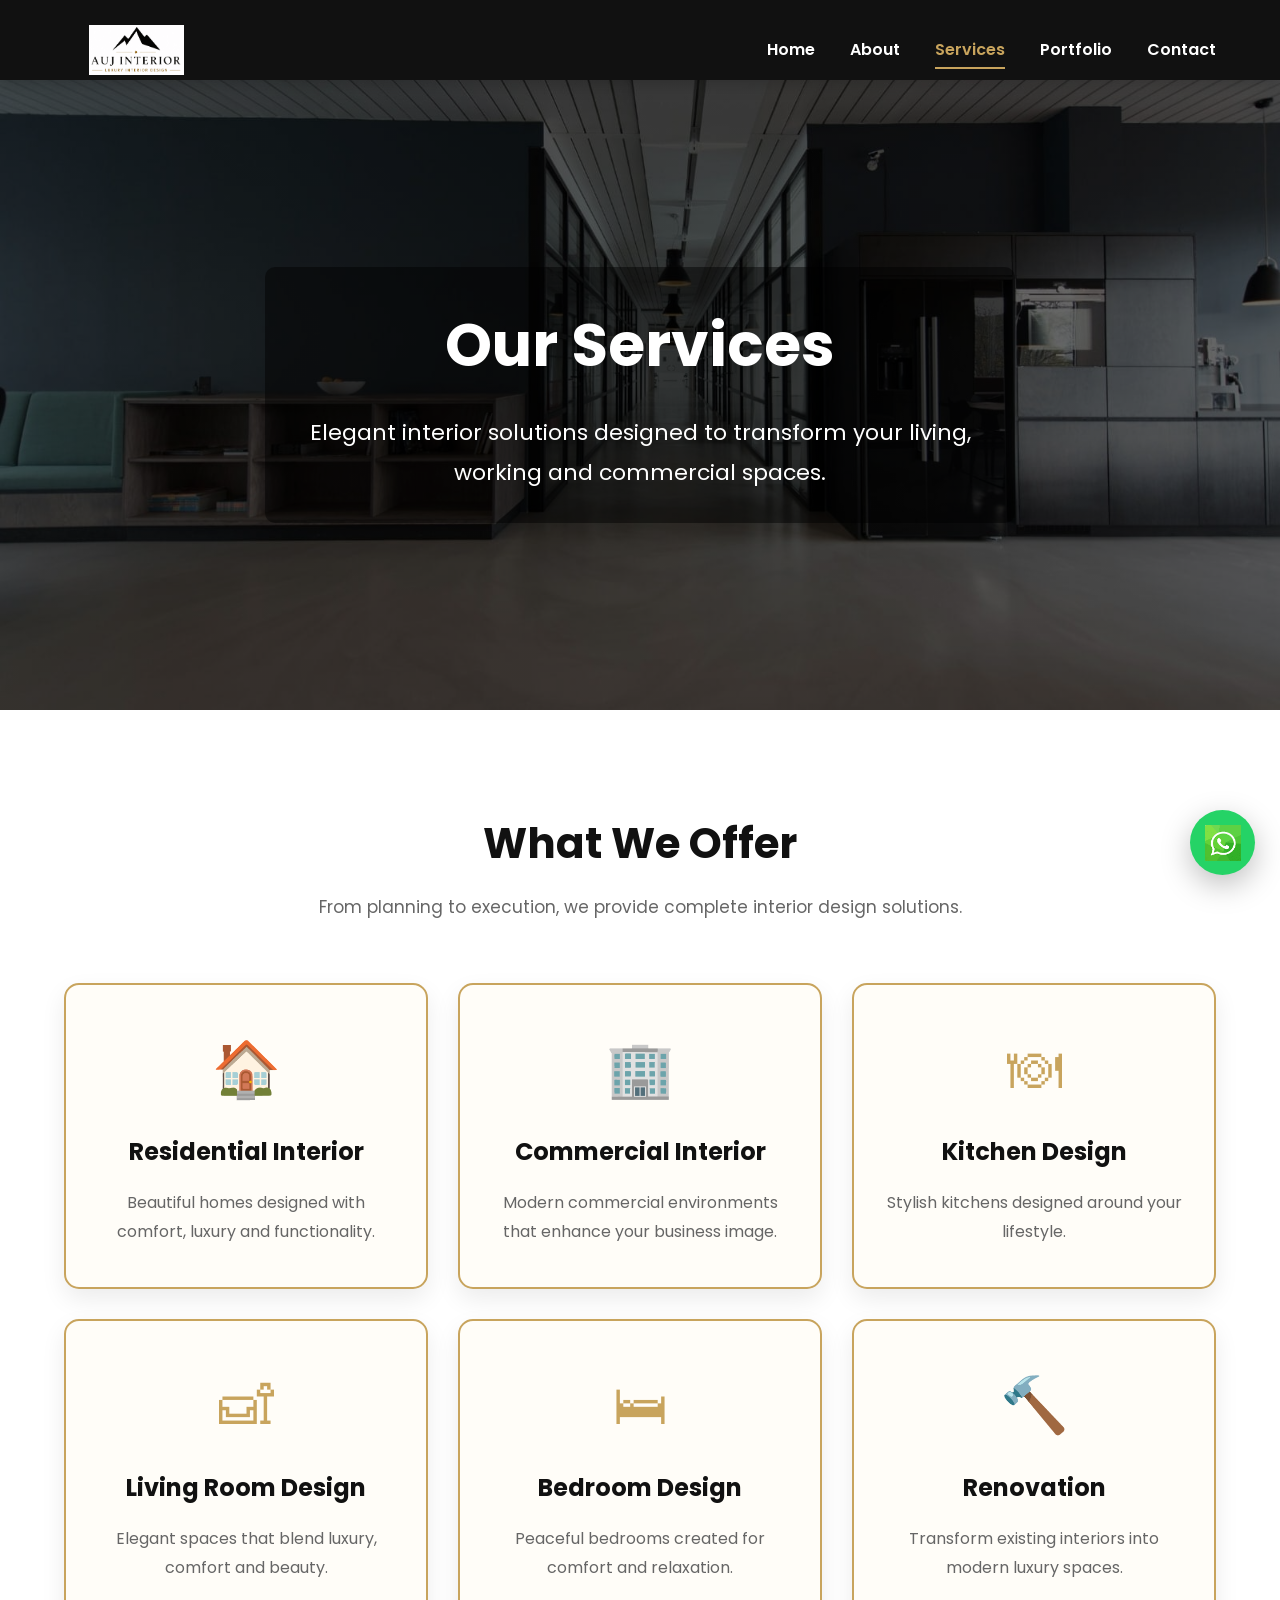
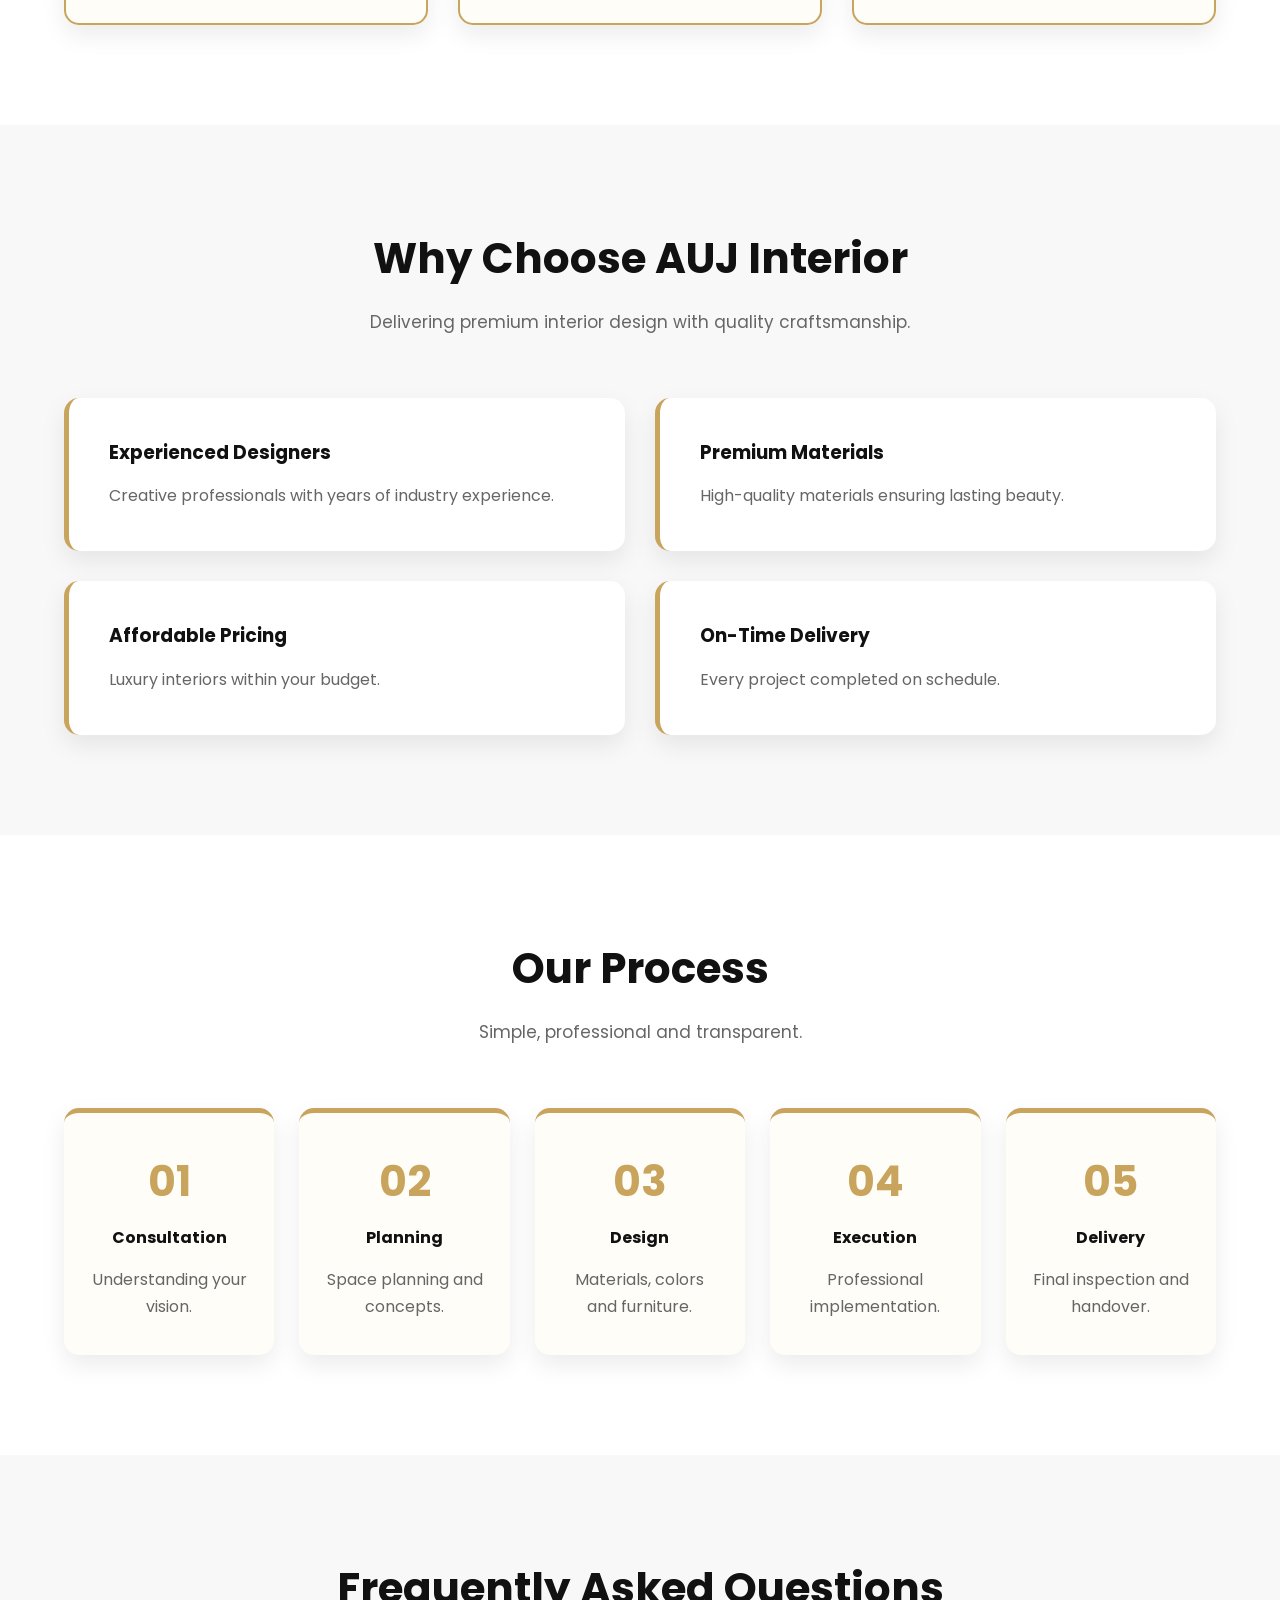
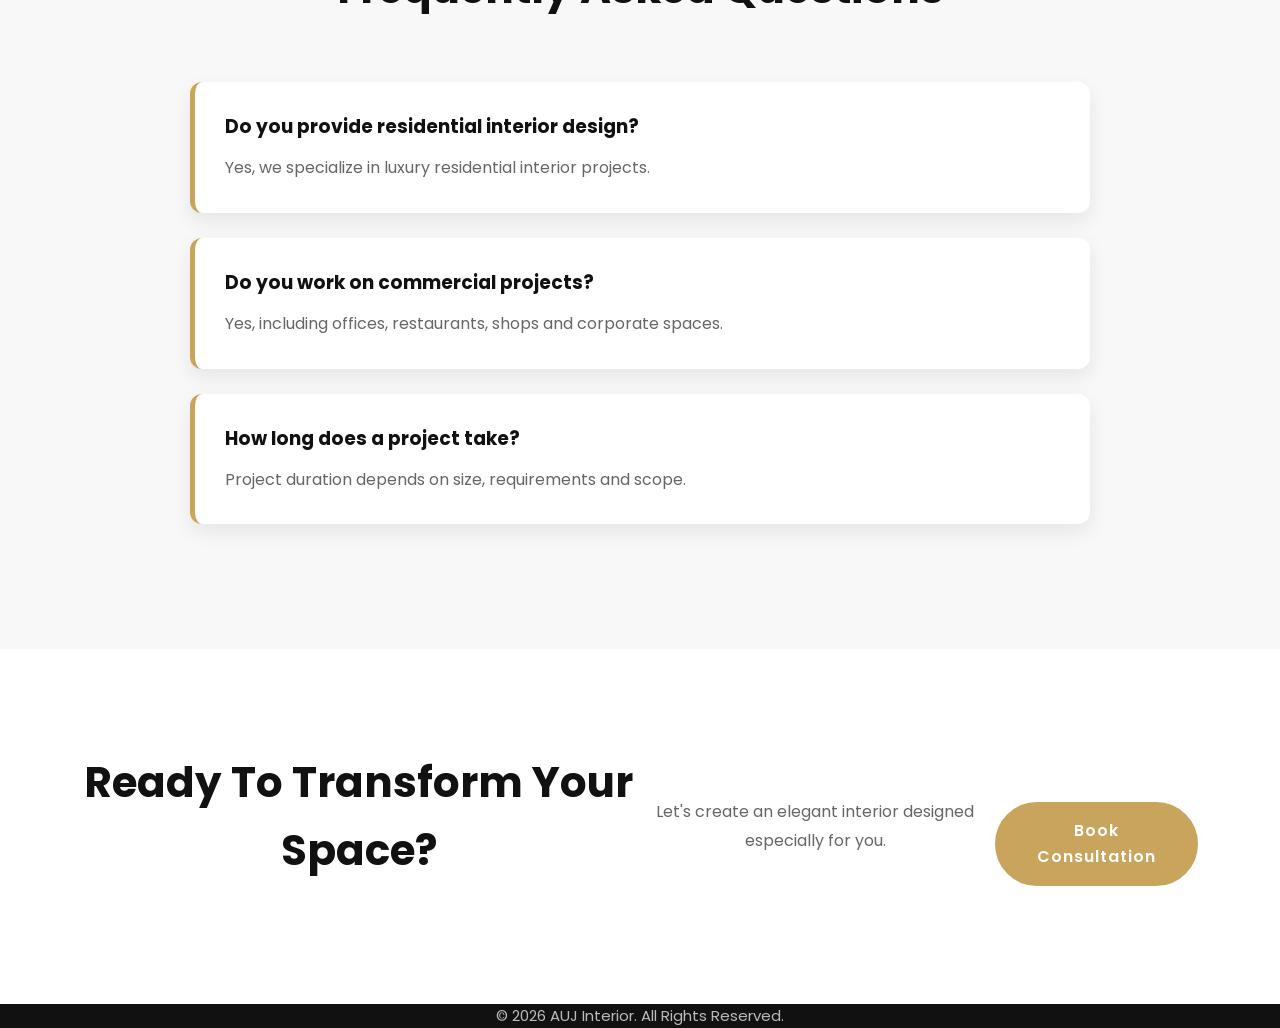
<file: Auj-Interior/services.html>
<!DOCTYPE html>
<html lang="en">

<head>

<meta charset="UTF-8">
<meta name="viewport" content="width=device-width, initial-scale=1.0">

<meta name="description"
content="Professional residential and commercial interior design services by AUJ Interior.">

<title>Services | AUJ Interior</title>

<link rel="icon" href="logo.png">

<link rel="stylesheet" href="style.css">
<link rel="stylesheet" href="services.css">

<link href="https://fonts.googleapis.com/css2?family=Poppins:wght@300;400;500;600;700&display=swap" rel="stylesheet">

</head>

<body>

<!-- ================= HEADER ================= -->

<header>

<div class="container">

<div class="logo">

<a href="index.html">
<img src="logo.png" alt="AUJ Interior Logo">
</a>

</div>

<nav>

<ul>

<li><a href="index.html">Home</a></li>

<li><a href="about.html">About</a></li>

<li><a class="active" href="services.html">Services</a></li>

<li><a href="portfolio.html">Portfolio</a></li>

<li><a href="contact.html">Contact</a></li>

</ul>

</nav>

</div>

</header>

<!-- ================= HERO ================= -->

<section class="service-hero">

<div class="hero-content">

<h1>Our Services</h1>

<p>

Elegant interior solutions designed to transform your
living, working and commercial spaces.

</p>

</div>

</section>

<!-- ================= SERVICES ================= -->

<section class="services-page reveal">

<div class="section-title">

<h2>What We Offer</h2>

<p>

From planning to execution, we provide complete
interior design solutions.

</p>

</div>

<div class="service-grid">

<div class="service-card">

<div class="service-icon">🏠</div>

<h3>Residential Interior</h3>

<p>

Beautiful homes designed with comfort,
luxury and functionality.

</p>

</div>

<div class="service-card">

<div class="service-icon">🏢</div>

<h3>Commercial Interior</h3>

<p>

Modern commercial environments that
enhance your business image.

</p>

</div>

<div class="service-card">

<div class="service-icon">🍽</div>

<h3>Kitchen Design</h3>

<p>

Stylish kitchens designed around
your lifestyle.

</p>

</div>

<div class="service-card">

<div class="service-icon">🛋</div>

<h3>Living Room Design</h3>

<p>

Elegant spaces that blend luxury,
comfort and beauty.

</p>

</div>

<div class="service-card">

<div class="service-icon">🛏</div>

<h3>Bedroom Design</h3>

<p>

Peaceful bedrooms created for
comfort and relaxation.

</p>

</div>

<div class="service-card">

<div class="service-icon">🔨</div>

<h3>Renovation</h3>

<p>

Transform existing interiors into
modern luxury spaces.

</p>

</div>

</div>

</section>

<!-- ================= WHY CHOOSE US ================= -->

<section class="why-services reveal">

<div class="section-title">

<h2>Why Choose AUJ Interior</h2>

<p>

Delivering premium interior design
with quality craftsmanship.

</p>

</div>

<div class="cards">

<div class="card">

<h3>Experienced Designers</h3>

<p>

Creative professionals with years
of industry experience.

</p>

</div>

<div class="card">

<h3>Premium Materials</h3>

<p>

High-quality materials ensuring
lasting beauty.

</p>

</div>

<div class="card">

<h3>Affordable Pricing</h3>

<p>

Luxury interiors within
your budget.

</p>

</div>

<div class="card">

<h3>On-Time Delivery</h3>

<p>

Every project completed
on schedule.

</p>

</div>

</div>

</section>

<!-- ================= PROCESS ================= -->

<section class="design-process reveal">

<div class="section-title">

<h2>Our Process</h2>

<p>

Simple, professional and transparent.

</p>

</div>

<div class="process-container">

<div class="process-box">

<h3>01</h3>

<h4>Consultation</h4>

<p>Understanding your vision.</p>

</div>

<div class="process-box">

<h3>02</h3>

<h4>Planning</h4>

<p>Space planning and concepts.</p>

</div>

<div class="process-box">

<h3>03</h3>

<h4>Design</h4>

<p>Materials, colors and furniture.</p>

</div>

<div class="process-box">

<h3>04</h3>

<h4>Execution</h4>

<p>Professional implementation.</p>

</div>

<div class="process-box">

<h3>05</h3>

<h4>Delivery</h4>

<p>Final inspection and handover.</p>

</div>

</div>

</section>

<!-- ================= FAQ ================= -->

<section class="faq reveal">

<div class="section-title">

<h2>Frequently Asked Questions</h2>

</div>

<div class="faq-box">

<h3>Do you provide residential interior design?</h3>

<p>

Yes, we specialize in luxury residential
interior projects.

</p>

</div>

<div class="faq-box">

<h3>Do you work on commercial projects?</h3>

<p>

Yes, including offices, restaurants,
shops and corporate spaces.

</p>

</div>

<div class="faq-box">

<h3>How long does a project take?</h3>

<p>

Project duration depends on size,
requirements and scope.

</p>

</div>

</section>

<!-- ================= CTA ================= -->

<section class="cta reveal">

<div class="container">

<h2>Ready To Transform Your Space?</h2>

<p>

Let's create an elegant interior
designed especially for you.

</p>

<a href="contact.html" class="btn">

Book Consultation

</a>

</div>

</section>

<!-- ================= FOOTER ================= -->

<footer>

<p>

&copy; 2026 AUJ Interior. All Rights Reserved.

</p>

</footer>

<script src="script.js"></script>

<!-- WhatsApp Button -->

<a href="https://wa.me/923254433083"
class="whatsapp"
target="_blank">

    <img src="whatsapp.png" alt="WhatsApp">

</a>
</body>

</html>
</file>
<file: style.css>
/*=========================================================
AUJ INTERIOR — SINGLE STYLESHEET
One file for every page. Replaces the old
style.css + about.css + contact.css + services.css + portfolio.css
=========================================================*/

@import url('https://fonts.googleapis.com/css2?family=Poppins:wght@300;400;500;600;700&display=swap');

:root{
    --primary:#C8A45D;
    --dark:#111111;
    --dark2:#222222;
    --text:#666666;
    --light:#f8f8f8;
    --white:#ffffff;
    --shadow:0 10px 30px rgba(0,0,0,.08);
    --shadow-lg:0 20px 45px rgba(0,0,0,.18);
    --fast:.3s ease;
    --med:.4s ease;
}

/*==============================
RESET / BASE
==============================*/

*{
    margin:0;
    padding:0;
    box-sizing:border-box;
}

html{
    scroll-behavior:smooth;
}

body{
    font-family:'Poppins',sans-serif;
    line-height:1.7;
    color:var(--text);
    overflow-x:hidden;
    background:var(--white);
}

img{
    max-width:100%;
    display:block;
}

a{
    text-decoration:none;
    color:inherit;
}

ul{
    list-style:none;
}

section{
    overflow:hidden;
}

.container{
    width:90%;
    max-width:1200px;
    margin:auto;
}

h1,h2,h3,h4{
    line-height:1.3;
    font-weight:700;
    color:var(--dark);
}

::selection{
    background:var(--primary);
    color:#fff;
}

::-webkit-scrollbar{
    width:10px;
}

::-webkit-scrollbar-track{
    background:#eee;
}

::-webkit-scrollbar-thumb{
    background:var(--primary);
    border-radius:20px;
}

::-webkit-scrollbar-thumb:hover{
    background:var(--dark);
}


/*==============================
HEADER / NAV
==============================*/

header{
    background:var(--dark);
    height:80px;
    display:flex;
    align-items:center;
    position:sticky;
    top:0;
    z-index:9999;
    box-shadow:0 4px 15px rgba(0,0,0,.2);
    transition:height var(--fast), box-shadow var(--fast);
}

header.scrolled{
    height:68px;
    box-shadow:0 8px 25px rgba(0,0,0,.3);
}

header .container{
    display:flex;
    justify-content:space-between;
    align-items:center;
}

.logo img{
    height:55px;
    width:auto;
    display:block;
    transition:transform var(--fast);
}

.logo img:hover{
    transform:scale(1.06);
}

.logo a{
    text-decoration:none;
}

nav ul{
    display:flex;
    gap:35px;
    align-items:center;
}

nav ul li a{
    position:relative;
    color:#fff;
    font-size:16px;
    font-weight:600;
    transition:color var(--fast);
}

nav ul li a::after{
    content:"";
    position:absolute;
    left:0;
    bottom:-8px;
    width:0;
    height:2px;
    background:var(--primary);
    transition:width var(--fast);
}

nav ul li a:hover,
nav ul li a.active{
    color:var(--primary);
}

nav ul li a:hover::after,
nav ul li a.active::after{
    width:100%;
}


/*==============================
HAMBURGER
==============================*/

.menu-toggle{
    display:none;
    flex-direction:column;
    justify-content:space-between;
    width:30px;
    height:21px;
    cursor:pointer;
    z-index:10000;
}

.menu-toggle span{
    display:block;
    width:100%;
    height:3px;
    border-radius:3px;
    background:#fff;
    transition:transform var(--fast), opacity var(--fast), background var(--fast);
}

.menu-toggle.active span:nth-child(1){
    transform:translateY(9px) rotate(45deg);
    background:var(--primary);
}

.menu-toggle.active span:nth-child(2){
    opacity:0;
}

.menu-toggle.active span:nth-child(3){
    transform:translateY(-9px) rotate(-45deg);
    background:var(--primary);
}


/*==============================
BUTTONS (with light-sweep hover)
==============================*/

.btn{
    position:relative;
    overflow:hidden;
    display:inline-block;
    padding:15px 38px;
    background:var(--primary);
    color:#fff;
    border:2px solid var(--primary);
    border-radius:50px;
    font-weight:600;
    letter-spacing:.5px;
    cursor:pointer;
    transition:background var(--fast), border-color var(--fast), transform var(--fast), box-shadow var(--fast);
}

.btn::before{
    content:"";
    position:absolute;
    top:0;
    left:-120%;
    width:100%;
    height:100%;
    background:rgba(255,255,255,.35);
    transform:skewX(-25deg);
    transition:left .6s ease;
}

.btn:hover::before{
    left:120%;
}

.btn:hover{
    background:var(--dark);
    border-color:var(--dark);
    color:#fff;
    transform:translateY(-3px);
    box-shadow:0 15px 35px rgba(0,0,0,.25);
}


/*==============================
HOME HERO
==============================*/

.hero{
    position:relative;
    overflow:hidden;
    height:100vh;
    background:linear-gradient(rgba(0,0,0,.55),rgba(0,0,0,.55)), url("hero.jpg");
    background-size:100%;
    background-position:center;
    background-repeat:no-repeat;
    display:flex;
    justify-content:center;
    align-items:center;
    text-align:center;
    color:#fff;
    padding:0 20px;
    animation:heroZoom 20s ease-in-out infinite alternate;
}

@keyframes heroZoom{
    from{ background-size:100%; }
    to{ background-size:112%; }
}

.hero .hero-content{
    max-width:850px;
    background:rgba(0,0,0,.35);
    padding:35px 45px;
    border-radius:12px;
    animation:heroContent 1.2s ease forwards;
}

@keyframes heroContent{
    0%{ opacity:0; transform:translateY(60px); }
    100%{ opacity:1; transform:translateY(0); }
}

.hero h1{
    font-size:55px;
    color:#fff;
    opacity:0;
    line-height:1.2;
    margin-bottom:20px;
    transform:translateY(40px);
    animation:titleUp 1s ease forwards;
    animation-delay:.2s;
}

@keyframes titleUp{
    to{ opacity:1; transform:translateY(0); }
}

.hero p{
    font-size:21px;
    color:#eee;
    max-width:700px;
    margin:0 auto 30px;
    opacity:0;
    transform:translateY(30px);
    animation:titleUp 1s ease forwards;
    animation-delay:.6s;
}

.hero .btn{
    opacity:0;
    animation:titleUp 1s ease forwards;
    animation-delay:1s;
}

.typing,
.typing-long{
    display:inline-block;
    opacity:0;
    animation:titleUp 1s ease forwards;
    animation-delay:.15s;
}


/*==============================
STATS
==============================*/

.stats,
.about-stats{
    display:flex;
    flex-wrap:wrap;
    justify-content:center;
    gap:20px 70px;
    padding:80px 20px;
    background:var(--dark);
    text-align:center;
}

.stat,
.stat-box{
    padding:20px;
    min-width:140px;
    transition:transform var(--fast);
}

.stat:hover,
.stat-box:hover{
    transform:translateY(-8px);
}

.stat h2,
.stat-box h2{
    color:var(--primary);
    font-size:46px;
    margin-bottom:8px;
}

.stat p,
.stat-box p{
    color:#ddd;
    font-size:16px;
}


/*==============================
SECTION TITLES
==============================*/

.section-title{
    width:90%;
    max-width:800px;
    margin:0 auto 60px;
    text-align:center;
}

.section-title h2{
    font-size:40px;
    margin-bottom:15px;
}

.section-title p{
    font-size:17px;
    line-height:1.8;
}

.small-title{
    display:inline-block;
    color:var(--primary);
    font-size:14px;
    font-weight:600;
    letter-spacing:2px;
    margin-bottom:12px;
}


/*==============================
HOME — ABOUT PREVIEW / SERVICES / PORTFOLIO / TESTIMONIALS / CTA
==============================*/

.about-preview,
.services,
.portfolio,
.testimonials,
.cta{
    padding:90px 0;
    text-align:center;
}

.services{
    background:var(--light);
}

.about-preview h2,
.services h2,
.portfolio h2,
.testimonials h2,
.cta h2{
    font-size:38px;
    margin-bottom:20px;
}

.about-preview p,
.testimonials p,
.cta p{
    max-width:750px;
    margin:0 auto;
    line-height:1.8;
}

.service-boxes{
    display:grid;
    grid-template-columns:repeat(3,1fr);
    gap:30px;
    margin-top:40px;
}

.box{
    position:relative;
    overflow:hidden;
    background:#fffdf8;
    border:2px solid #E7D3A4;
    border-radius:18px;
    padding:35px 25px;
    cursor:pointer;
    box-shadow:var(--shadow);
    transition:background var(--med), transform var(--med), box-shadow var(--med);
}

.box::before{
    content:"";
    position:absolute;
    top:0;
    left:0;
    width:100%;
    height:5px;
    background:var(--primary);
    transition:background var(--med);
}

.box:hover{
    background:var(--primary);
    transform:translateY(-10px);
    box-shadow:var(--shadow-lg);
}

.box:hover::before{
    background:var(--dark);
}

.service-icon{
    font-size:50px;
    margin-bottom:18px;
    color:var(--primary);
    transition:transform var(--fast), color var(--fast);
}

.box h3{
    margin-bottom:12px;
    font-size:22px;
    transition:color var(--fast);
}

.box p{
    transition:color var(--fast);
}

.box:hover h3,
.box:hover p{
    color:#fff;
}

.box:hover .service-icon{
    color:#fff;
    transform:scale(1.1);
}

.gallery{
    display:grid;
    grid-template-columns:repeat(3,1fr);
    gap:25px;
    margin-top:40px;
}

.gallery img{
    width:100%;
    height:260px;
    object-fit:cover;
    border-radius:18px;
    cursor:pointer;
    box-shadow:var(--shadow);
    transition:transform .5s, filter .5s, box-shadow .5s;
}

.gallery img:hover{
    transform:scale(1.06) rotate(.5deg);
    filter:brightness(.92);
    box-shadow:var(--shadow-lg);
}

.portfolio-btn{
    margin-top:40px;
    text-align:center;
}

.testimonials{
    background:var(--light);
}

.testimonial-box{
    max-width:850px;
    margin:auto;
    background:#fff;
    padding:45px;
    border-radius:18px;
    box-shadow:var(--shadow);
}

.testimonial-box p{
    font-size:18px;
    line-height:1.9;
    font-style:italic;
    margin-bottom:20px;
}

.testimonial-box h4{
    color:var(--primary);
}


/*==============================
REVEAL SCROLL ANIMATION
==============================*/

.reveal{
    opacity:0;
    transform:translateY(60px);
    transition:opacity .8s ease, transform .8s ease;
}

.reveal.active{
    opacity:1;
    transform:translateY(0);
}


/*==============================
INNER PAGE HERO BANNERS
==============================*/

.about-hero,
.service-hero,
.portfolio-hero,
.contact-hero{
    height:70vh;
    background-size:cover;
    background-position:center;
    background-repeat:no-repeat;
    display:flex;
    justify-content:center;
    align-items:center;
    text-align:center;
    color:#fff;
}

.about-hero{
    background-image:linear-gradient(rgba(0,0,0,.6),rgba(0,0,0,.6)), url("about.jpg");
}

.service-hero{
    background-image:linear-gradient(rgba(0,0,0,.6),rgba(0,0,0,.6)), url("services.jpeg");
}

.portfolio-hero{
    background-image:linear-gradient(rgba(0,0,0,.6),rgba(0,0,0,.6)), url("portfolio-hero.jpg");
}

.contact-hero{
    background-image:linear-gradient(rgba(0,0,0,.6),rgba(0,0,0,.6)), url("contact_us.jpg");
}

.about-hero .hero-content,
.service-hero .hero-content,
.portfolio-hero .hero-content,
.contact-hero .hero-content{
    max-width:750px;
    padding:20px;
}

.about-hero h1,
.service-hero h1,
.portfolio-hero h1,
.contact-hero h1{
    font-size:58px;
    margin-bottom:18px;
    color:#fff;
}

.about-hero p,
.service-hero p,
.portfolio-hero p,
.contact-hero p{
    font-size:21px;
    line-height:1.8;
    color:#eee;
}


/*==============================
ABOUT PAGE
==============================*/

.about-section{
    padding:100px 20px;
    background:var(--light);
}

.about-container{
    max-width:1200px;
    margin:auto;
    display:grid;
    grid-template-columns:1fr 1fr;
    gap:70px;
    align-items:center;
}

.about-image{
    overflow:hidden;
    border-radius:15px;
    box-shadow:0 15px 35px rgba(0,0,0,.15);
}

.about-image img{
    width:100%;
    height:600px;
    object-fit:cover;
    transition:transform .5s;
}

.about-image:hover img{
    transform:scale(1.08);
}

.about-text{
    background:#fff;
    padding:45px;
    border-radius:15px;
    box-shadow:var(--shadow);
}

.about-text h2{
    font-size:40px;
    margin-bottom:22px;
}

.about-text p{
    font-size:17px;
    margin-bottom:16px;
}

.about-text .btn{
    margin-top:12px;
}

.about-list{
    display:grid;
    grid-template-columns:repeat(2,1fr);
    gap:15px;
    margin:30px 0;
}

.about-list .item{
    background:#faf7f1;
    padding:15px 18px;
    border-left:4px solid var(--primary);
    border-radius:8px;
    color:#444;
    font-weight:500;
    transition:background var(--fast), color var(--fast), transform var(--fast);
}

.about-list .item:hover{
    background:var(--primary);
    color:#fff;
    transform:translateX(6px);
}

.company-story{
    padding:100px 20px;
    background:#fff;
    text-align:center;
}

.story-container{
    max-width:900px;
    margin:auto;
}

.story-container h2{
    font-size:40px;
    margin-bottom:22px;
}

.story-container p{
    font-size:18px;
    line-height:1.9;
}

.mission-vision{
    padding:100px 20px;
    background:var(--light);
}

.why-us{
    padding:100px 20px;
    background:#fff;
}


/*==============================
CARDS (Mission/Vision, Why Choose Us, Why Services)
==============================*/

.cards{
    max-width:1200px;
    margin:auto;
    display:grid;
    grid-template-columns:repeat(2,1fr);
    gap:30px;
}

.card{
    position:relative;
    overflow:hidden;
    background:#fff;
    padding:40px;
    border-radius:18px;
    border:2px solid #E7D3A4;
    box-shadow:var(--shadow);
    transition:background var(--med), transform var(--med), box-shadow var(--med);
}

.card::before{
    content:"";
    position:absolute;
    top:0;
    left:0;
    width:100%;
    height:5px;
    background:var(--primary);
}

.card:hover{
    background:var(--primary);
    transform:translateY(-10px);
    box-shadow:var(--shadow-lg);
}

.card h3{
    margin-bottom:16px;
    font-size:23px;
    transition:color var(--fast);
}

.card p{
    line-height:1.8;
    transition:color var(--fast);
}

.card:hover h3,
.card:hover p{
    color:#fff;
}


/*==============================
PROCESS (About + Services)
==============================*/

.design-process{
    padding:100px 20px;
    background:var(--light);
}

.process-container{
    max-width:1200px;
    margin:50px auto 0;
    display:grid;
    grid-template-columns:repeat(5,1fr);
    gap:25px;
}

.process-box{
    background:#fff;
    text-align:center;
    padding:35px 25px;
    border:2px solid #E7D3A4;
    border-top:5px solid var(--primary);
    border-radius:16px;
    box-shadow:var(--shadow);
    transition:background var(--med), transform var(--med), box-shadow var(--med);
}

.process-box:hover{
    background:var(--primary);
    transform:translateY(-10px);
    box-shadow:var(--shadow-lg);
}

.process-box h3{
    font-size:40px;
    color:var(--primary);
    margin-bottom:8px;
    transition:color var(--fast);
}

.process-box h4{
    margin-bottom:12px;
    transition:color var(--fast);
}

.process-box p{
    line-height:1.8;
    transition:color var(--fast);
}

.process-box:hover h3,
.process-box:hover h4,
.process-box:hover p{
    color:#fff;
}


/*==============================
SERVICES PAGE
==============================*/

.services-page,
.why-services{
    padding:100px 0;
}

.why-services{
    background:var(--light);
}

.service-grid{
    width:90%;
    max-width:1200px;
    margin:auto;
    display:grid;
    grid-template-columns:repeat(3,1fr);
    gap:30px;
}

.service-card{
    position:relative;
    background:#fffdf8;
    border:2px solid var(--primary);
    border-radius:15px;
    padding:40px 30px;
    text-align:center;
    cursor:pointer;
    box-shadow:var(--shadow);
    transition:background var(--med), transform var(--med), box-shadow var(--med);
}

.service-card h3{
    font-size:23px;
    margin-bottom:16px;
    transition:color var(--fast);
}

.service-card p{
    line-height:1.8;
    transition:color var(--fast);
}

.service-card:hover{
    background:var(--primary);
    transform:translateY(-12px);
    box-shadow:var(--shadow-lg);
}

.service-card:hover h3,
.service-card:hover p,
.service-card:hover .service-icon{
    color:#fff;
}

.service-card:hover .service-icon{
    transform:scale(1.15) rotate(8deg);
}


/*==============================
FAQ
==============================*/

.faq{
    padding:100px 0;
    background:#fff;
}

.faq-box{
    width:90%;
    max-width:900px;
    margin:22px auto;
    background:#fff;
    padding:30px;
    border-left:5px solid var(--primary);
    border-radius:12px;
    box-shadow:var(--shadow);
    transition:transform var(--med), box-shadow var(--med);
}

.faq-box:hover{
    transform:translateX(10px);
    box-shadow:var(--shadow-lg);
}

.faq-box h3{
    margin-bottom:12px;
}

.faq-box p{
    line-height:1.8;
}


/*==============================
PORTFOLIO PAGE
==============================*/

.portfolio-intro{
    padding:100px 20px;
}

.intro-container{
    max-width:850px;
    margin:auto;
    text-align:center;
}

.intro-container h2{
    font-size:40px;
    margin-bottom:18px;
}

.intro-container p{
    font-size:18px;
    line-height:1.8;
}

.portfolio-grid{
    max-width:1200px;
    margin:80px auto;
    padding:0 20px;
    display:grid;
    grid-template-columns:repeat(auto-fit,minmax(320px,1fr));
    gap:30px;
}

.project-card{
    position:relative;
    background:#fff;
    border-radius:15px;
    overflow:hidden;
    box-shadow:var(--shadow);
    transition:transform var(--med), box-shadow var(--med);
}

.project-card:hover{
    transform:translateY(-10px);
    box-shadow:var(--shadow-lg);
}

.project-card img{
    width:100%;
    height:250px;
    object-fit:cover;
    cursor:pointer;
    transition:transform .5s;
}

.project-card:hover img{
    transform:scale(1.1);
}

.project-info{
    padding:22px;
}

.project-info h3{
    font-size:22px;
    margin-bottom:8px;
}

.project-info span{
    display:block;
    color:var(--primary);
    font-weight:600;
    margin-bottom:10px;
}

.project-info p{
    line-height:1.7;
}

.overlay{
    position:absolute;
    left:0;
    right:0;
    bottom:0;
    padding:25px;
    background:linear-gradient(transparent,rgba(0,0,0,.9));
    color:#fff;
    transform:translateY(100%);
    transition:transform var(--med);
    pointer-events:none;
}

.project-card:hover .overlay{
    transform:translateY(0);
}

.overlay span{
    display:inline-block;
    background:var(--primary);
    padding:7px 16px;
    border-radius:30px;
    font-size:12px;
    margin-bottom:12px;
}

.overlay h3{
    font-size:22px;
    color:#fff;
    margin-bottom:10px;
}

.portfolio-features{
    background:#f7f7f7;
    padding:100px 20px;
}

.feature-grid{
    max-width:1200px;
    margin:auto;
    display:grid;
    grid-template-columns:repeat(auto-fit,minmax(250px,1fr));
    gap:30px;
}

.feature-box{
    position:relative;
    overflow:hidden;
    background:#fffdf8;
    border:2px solid var(--primary);
    border-radius:15px;
    padding:35px 25px;
    cursor:pointer;
    box-shadow:var(--shadow);
    transition:background var(--med), transform var(--med), box-shadow var(--med);
}

.feature-box::before{
    content:"";
    position:absolute;
    top:0;
    left:0;
    width:100%;
    height:5px;
    background:var(--primary);
    transition:background var(--med);
}

.feature-box:hover{
    background:var(--primary);
    transform:translateY(-12px) scale(1.02);
    box-shadow:var(--shadow-lg);
}

.feature-box:hover::before{
    background:var(--dark);
}

.feature-box h3{
    margin-bottom:14px;
    transition:color var(--fast);
}

.feature-box p{
    line-height:1.8;
    transition:color var(--fast);
}

.feature-box:hover h3,
.feature-box:hover p{
    color:#fff;
}


/*==============================
LIGHTBOX
==============================*/

#lightbox{
    position:fixed;
    inset:0;
    display:none;
    justify-content:center;
    align-items:center;
    background:rgba(0,0,0,.95);
    z-index:99999;
}

#lightbox img{
    max-width:90%;
    max-height:85%;
    border-radius:12px;
    animation:zoomImage .35s ease;
}

#close-lightbox{
    position:absolute;
    top:30px;
    right:40px;
    font-size:42px;
    color:#fff;
    cursor:pointer;
    transition:color var(--fast), transform var(--fast);
}

#close-lightbox:hover{
    color:var(--primary);
    transform:rotate(90deg);
}

@keyframes zoomImage{
    from{ transform:scale(.85); opacity:0; }
    to{ transform:scale(1); opacity:1; }
}


/*==============================
CONTACT PAGE
==============================*/

.contact-section{
    padding:100px 0;
    background:var(--light);
}

.contact-container{
    width:90%;
    max-width:1200px;
    margin:auto;
    display:grid;
    grid-template-columns:1fr 1fr;
    gap:60px;
    align-items:start;
}

.contact-info h2{
    font-size:38px;
    margin-bottom:18px;
}

.contact-info p{
    line-height:1.8;
    margin-bottom:22px;
}

.info-box{
    background:#fff;
    border-left:5px solid var(--primary);
    border-radius:12px;
    padding:24px;
    margin-bottom:18px;
    box-shadow:var(--shadow);
    transition:background var(--med), transform var(--med);
}

.info-box h3{
    margin-bottom:8px;
    transition:color var(--fast);
}

.info-box p{
    margin:0;
    transition:color var(--fast);
}

.info-box:hover{
    background:var(--primary);
    transform:translateX(10px);
}

.info-box:hover h3,
.info-box:hover p{
    color:#fff;
}

.contact-form{
    background:#fff;
    padding:40px;
    border-radius:15px;
    box-shadow:var(--shadow);
    transition:box-shadow var(--med);
}

.contact-form:hover{
    box-shadow:var(--shadow-lg);
}

.contact-form form{
    display:flex;
    flex-direction:column;
}

.contact-form input,
.contact-form textarea{
    width:100%;
    padding:15px;
    margin-bottom:18px;
    border:2px solid #ddd;
    border-radius:8px;
    font-size:15px;
    font-family:'Poppins',sans-serif;
    transition:border-color var(--fast), box-shadow var(--fast);
}

.contact-form textarea{
    resize:vertical;
    min-height:150px;
}

.contact-form input:focus,
.contact-form textarea:focus{
    outline:none;
    border-color:var(--primary);
    box-shadow:0 0 12px rgba(200,164,93,.4);
}

.contact-form .btn{
    border:none;
    cursor:pointer;
}

.map{
    width:100%;
    height:450px;
}

.map iframe{
    width:100%;
    height:100%;
    border:0;
    display:block;
}


/*==============================
CTA (shared)
==============================*/

.cta{
    position:relative;
    background:var(--primary);
    color:var(--dark);
    padding:80px 0 75px;
}

.cta::before{
    content:"";
    position:absolute;
    top:0;
    left:50%;
    transform:translateX(-50%);
    width:70px;
    height:4px;
    background:var(--dark);
    border-radius:4px;
}

.cta h2{
    color:var(--dark);
}

.cta p{
    color:#4a3c22;
}

.cta .btn{
    margin-top:30px;
    background:var(--dark);
    border-color:var(--dark);
    color:#fff;
}

.cta .btn:hover{
    background:#fff;
    border-color:#fff;
    color:var(--dark);
}

.cta .btn{
    margin-top:30px;
}


/*==============================
404 PAGE
==============================*/

.error-page{
    background:var(--dark);
    color:#fff;
    display:flex;
    justify-content:center;
    align-items:center;
    min-height:100vh;
    text-align:center;
}

.error-box{
    max-width:650px;
    padding:30px;
}

.error-box h1{
    font-size:130px;
    color:var(--primary);
    line-height:1;
    margin-bottom:10px;
}

.error-box h2{
    font-size:34px;
    margin-bottom:20px;
    color:#fff;
}

.error-box p{
    font-size:18px;
    color:#ddd;
    line-height:1.8;
    margin-bottom:30px;
}


/*==============================
PRELOADER / PROGRESS BAR
==============================*/

#preloader{
    position:fixed;
    inset:0;
    background:#fff;
    display:flex;
    justify-content:center;
    align-items:center;
    z-index:999999;
    transition:opacity .5s ease;
}

.loader{
    width:50px;
    height:50px;
    border:5px solid #eee;
    border-top:5px solid var(--primary);
    border-radius:50%;
    animation:spin 1s linear infinite;
}

@keyframes spin{
    100%{ transform:rotate(360deg); }
}

#progress-bar{
    position:fixed;
    top:0;
    left:0;
    height:3px;
    width:0;
    background:var(--primary);
    z-index:999999;
}


/*==============================
WHATSAPP / BACK TO TOP
==============================*/

.whatsapp{
    position:fixed;
    right:25px;
    bottom:25px;
    width:60px;
    height:60px;
    border-radius:50%;
    background:#25D366;
    display:flex;
    justify-content:center;
    align-items:center;
    box-shadow:0 10px 30px rgba(0,0,0,.25);
    z-index:9998;
    transition:transform var(--fast), box-shadow var(--fast);
    animation:whatsappFloat 2.2s ease-in-out infinite;
}

.whatsapp img{
    width:34px;
    height:34px;
}

.whatsapp:hover{
    transform:scale(1.12);
    box-shadow:0 18px 40px rgba(0,0,0,.35);
}

@keyframes whatsappFloat{
    0%,100%{ transform:translateY(0); }
    50%{ transform:translateY(-8px); }
}

#topBtn{
    position:fixed;
    right:25px;
    bottom:98px;
    width:50px;
    height:50px;
    border:none;
    border-radius:50%;
    background:var(--dark);
    color:#fff;
    font-size:20px;
    cursor:pointer;
    display:none;
    box-shadow:0 10px 30px rgba(0,0,0,.25);
    transition:background var(--fast), transform var(--fast);
    z-index:9997;
}

#topBtn:hover{
    background:var(--primary);
    transform:translateY(-4px);
}


/*==============================
FOOTER
==============================*/

footer{
    background:var(--dark);
    color:#bbb;
    text-align:center;
    padding:22px 20px;
    border-top:1px solid rgba(255,255,255,.1);
}

footer p{
    margin:0;
    font-size:15px;
}


/*=========================================================
RESPONSIVE
=========================================================*/

@media(max-width:992px){

    .hero h1{ font-size:46px; }

    nav ul{ gap:20px; }

    .about-container{ grid-template-columns:1fr; gap:45px; }

    .about-image img{ height:420px; }

    .cards{ grid-template-columns:1fr; }

    .process-container{ grid-template-columns:repeat(2,1fr); }

    .service-grid{ grid-template-columns:repeat(2,1fr); }

    .service-hero h1{ font-size:48px; }

    .contact-container{ grid-template-columns:1fr; }
}

@media(max-width:768px){

    header .container{ position:relative; }

    .menu-toggle{ display:flex; }

    nav{
        position:absolute;
        top:100%;
        left:0;
        width:100%;
        background:var(--dark);
        max-height:0;
        overflow:hidden;
        box-shadow:0 15px 30px rgba(0,0,0,.25);
        transition:max-height .4s ease;
    }

    nav.active{
        max-height:400px;
    }

    nav ul{
        flex-direction:column;
        padding:20px;
        gap:18px;
    }

    .hero{ height:90vh; }

    .hero h1{ font-size:34px; }

    .hero p{ font-size:17px; }

    .hero .hero-content{ padding:25px; }

    .about-preview h2,
    .services h2,
    .portfolio h2,
    .testimonials h2,
    .cta h2{ font-size:30px; }

    .gallery{ grid-template-columns:1fr; }

    .service-boxes{ grid-template-columns:1fr; }

    .about-hero,
    .service-hero,
    .portfolio-hero,
    .contact-hero{ height:55vh; }

    .about-hero h1,
    .service-hero h1,
    .portfolio-hero h1,
    .contact-hero h1{ font-size:38px; }

    .about-hero p,
    .service-hero p,
    .portfolio-hero p,
    .contact-hero p{ font-size:17px; }

    .about-text{ padding:30px; }

    .about-text h2,
    .story-container h2,
    .section-title h2,
    .cta h2,
    .contact-info h2{ font-size:30px; }

    .about-list{ grid-template-columns:1fr; }

    .process-container{ grid-template-columns:1fr; }

    .service-grid{ grid-template-columns:1fr; }

    .portfolio-grid{ grid-template-columns:1fr; }

    .feature-grid{ grid-template-columns:1fr; }

    .overlay{ transform:translateY(0); }

    .contact-form{ padding:30px 20px; }

    .map iframe{ height:320px; }

    #topBtn{ right:20px; bottom:88px; }

    .whatsapp{ right:20px; bottom:20px; width:55px; height:55px; }
}

@media(max-width:576px){

    .container{ width:92%; }

    .btn{ padding:13px 30px; width:100%; text-align:center; }

    .hero h1{ font-size:28px; }

    .error-box h1{ font-size:90px; }

    .error-box h2{ font-size:26px; }

    .about-section,
    .company-story,
    .mission-vision,
    .why-us,
    .design-process,
    .services-page,
    .why-services,
    .faq,
    .portfolio-intro,
    .portfolio-features,
    .cta{ padding:70px 15px; }

    .about-text{ padding:24px; }

    .about-image img{ height:300px; }

    .stat-box h2,
    .stat h2{ font-size:36px; }

    .process-box,
    .service-card,
    .card,
    .faq-box{ padding:28px 20px; }

    .contact-form input,
    .contact-form textarea{ padding:12px; }

    .map{ height:300px; }
}
</file>
<file: Auj-Interior/style.css>
*{
    margin:0;
    padding:0;
    box-sizing:border-box;
    font-family:'Poppins',sans-serif;
}

html{
    scroll-behavior:smooth;
}

body{
    line-height:1.6;
}

header{
    background:#111;
    height:80px;
    display:flex;
    align-items:center;
    position:sticky;
    top:0;
    z-index:999;
    box-shadow:0 4px 15px rgba(0,0,0,.2);
}

.logo img{
    height:100px;
    width:auto;
    display:block;
    transition:.3s;padding: 25px;
}

nav ul li a:hover,
nav ul li a.active{
    color:#C8A45D;
}

.container{
    width:90%;
    max-width:1200px;
    margin:auto;
    display:flex;
    justify-content:space-between;
    align-items:center;
}


.logo{
    color:#C8A45D;
    font-size:34px;
    font-weight:700;
    letter-spacing:3px;
    transition: 3s;
}



.logo img:hover{
    transform:scale(1.05);
}

.logo a{
    text-decoration:none;
}

.logo h1{
    color:#C8A45D;
    font-size:28px;
    font-weight:600;
    letter-spacing:4px;
    margin:0;
}

nav ul{
    display:flex;
    list-style:none;
    gap:35px;
}

nav a{
    color:#fff;
    font-weight:600;
    transition:.3s;
}


nav ul li a{
    text-decoration:none;
    color:#ffffff;
    font-size:16px;
    font-weight:600;
    transition:0.3s;
    position:relative;
}


nav ul li a::after{

    content:"";
    position:absolute;
    left:0;
    bottom:-6px;
    width:0;
    height:2px;
    background:#C8A45D;
    transition:.3s;

}

nav ul li a:hover::after,
nav ul li a.active::after{

    width:100%;

}
.hero{

    position:relative;
    overflow:hidden;
    height:100vh;

    background:
    linear-gradient(rgba(0,0,0,.55),rgba(0,0,0,.55)),
    url("hero.jpg");

    background-size:100%;
    background-position:center;
    background-repeat:no-repeat;

    display:flex;
    justify-content:center;
    align-items:center;
    text-align:center;
    color:#fff;

    animation:heroZoom 20s ease-in-out infinite alternate;

}

@keyframes heroZoom{

from{

background-size:100%;

}

to{

background-size:112%;

}

}

.hero-content{
    background:rgba(0,0,0,.45);
    padding:35px 45px;
    border-radius:10px;

    animation:heroContent 1.2s ease forwards;
}

@keyframes heroContent{

0%{
opacity:0;
transform:translateY(60px);
}

100%{
opacity:1;
transform:translateY(0);
}

}

.hero h1{

    font-size:55px;
    opacity:0;
    font-weight:700;
    line-height:1.2;

    transform:translateY(40px);
    animation:titleUp 1s ease forwards;
    animation-delay:.2s;

}

@keyframes titleUp{

to{

opacity:1;
transform:translateY(0);

}

}

.hero p{

    font-size:22px;
    max-width:700px;
    margin:25px auto;

    opacity:0;
    transform:translateY(30px);

    animation:titleUp 1s ease forwards;
    animation-delay:.6s;

}

.btn{
    position:relative;
    overflow:hidden;
    display:inline-block;
    margin-top:25px;
    background:#C8A45D;
    color:white;
    padding:15px 35px;
    text-decoration:none;
    border-radius:5px;
    font-weight:600;
    transition:.3s;
    opacity:0;
    animation:titleUp 1s ease forwards;
    animation-delay: 1s;
    border-radius:40px;
    letter-spacing:1px;
}

.btn::before{

    content:"";
    position:absolute;
    top:0;
    left:-120%;
    width:100%;
    height:100%;
    background:rgba(255,255,255,.3);
    transform:skewX(-25deg);
    transition:.6s;

}

.btn:hover::before{

    left:120%;

}

.btn:hover{
    background:#111;
    color:#fff;
    transform:translateY(-3px);
    box-shadow:0 10px 30px rgba(200,164,93,.45);
}

.about-preview,
.services,
.portfolio,
.testimonials,
.cta{
    padding:90px 0;
    text-align:center;

    animation:fadeUp 1s ease;

}

@keyframes fadeUp{

from{

    opacity:0;
    transform:translateY(50px);

}

to{

    opacity:1;
    transform:translateY(0);

}
    
}

.about-preview h2,
.services h2,
.portfolio h2,
.testimonials h2,
.cta h2{
    font-size:38px;
    color:#111;
    margin-bottom:20px;
}

.about-preview p,
.testimonials p,
.cta p{
    max-width:750px;
    margin:0 auto;
    color:#666;
    line-height:1.8;
}

.gallery{
    display:grid;
    grid-template-columns:repeat(3,1fr);
    gap:25px;
    margin-top:40px;
}

.gallery img{
    width:100%;
    height:260px;
    object-fit:cover;
    border-radius:18px;
    transition:.5s;
}

.gallery img:hover{
    transform:scale(1.08) rotate(.5deg);
    filter:brightness(90%);
     box-shadow:0 18px 35px rgba(0,0,0,.25);
}
.service-boxes{
    display:grid;
    grid-template-columns:repeat(3,1fr);
    gap:30px;
    margin-top:40px;
}

.box{
    background:#fffdf8;
    border:2px solid #C8A45D;
    border-radius:15px;
    padding:35px 25px;
    cursor:pointer;
    transition:.4s ease;
    box-shadow:0 8px 20px rgba(0,0,0,.08);
    position:relative;
    overflow:hidden;
}

.box h3{
    color:#222;
    margin-bottom:15px;
    transition:.3s;
}

.box p{
    color:#666;
    transition:.3s;
}

.service-card{
    transition:.35s;
}

.box:hover{

    background:#C8A45D;
    color:#fff;
    transform:translateY(-12px) scale(1.03);
    box-shadow:0 20px 45px rgba(0,0,0,.18);

}

.service-card:hover{

    background:#C8A45D;
    color:#fff;
    transform:translateY(-10px);
}

.box:hover h3,
.service-card:hover h3{

    color:#fff;

}

.box:hover p,
.service-card:hover p{

    color:#fff;

}

.box::before{
    content:"";
    position:absolute;
    top:0;
    left:0;
    width:100%;
    height:5px;
    background:#C8A45D;
    transition:.4s;
}

.box:hover::before{
    background:#111;
}



::selection{

background:#C8A45D;
color:white;

}

.stats{
    display:flex;
    justify-content:center;
    gap:100px;
    padding:80px 20px;
    background:#f8f8f8;
    text-align:center;
    transition:.4s;
}

.stat:hover{

    transform:translateY(-8px);

}

.stat h2{
    color:#C8A45D;
    font-size:42px;
}

.stat p{
    color:#666;
    margin-top:8px;
}
.portfolio-btn{
    margin-top:40px;
    text-align:center;
}
.active{
    color:#C8A45D;
}

.typing{
    display:inline-block;
    overflow:hidden;
    white-space:nowrap;
    border-right:3px solid #C8A45D;
    width:19ch;
    animation:
    typing 3.5s steps(18,end) infinite alternate,
    blink .8s step-end infinite;
}


  .typing-long{
    display:inline-block;
    overflow:hidden;
    white-space:nowrap;
    border-right:3px solid #C8A45D;
    width:45ch;
    animation:
    typing 10s steps(45,end) infinite alternate,
    blink .8s step-end infinite;
}


@keyframes typing{

    from{
        width:0;
    }

    to{
        width:100%;
    }

}

@keyframes blink{

    50%{
        border-color:transparent;
    }

}

@keyframes typing{

from{
    width:0;
}

to{
    width:18ch;
}

}

@keyframes blink{

50%{
    border-color:transparent;
}

}
.box:hover,
.service-card:hover,
.project-card:hover,
.feature-box:hover{

    box-shadow:0 18px 45px rgba(0,0,0,.18);

}

.about-preview .container{

display:block;
text-align:center;

}

/* ===============================
   SCROLL ANIMATION
================================ */

.reveal{

    opacity:0;
    transform:translateY(70px);
    transition:all 1s ease;

}

.reveal.active{

    opacity:1;
    transform:translateY(0);

}

.service-icon{
    font-size:50px;
    margin-bottom:20px;
    color:#C8A45D;
    transition:.3s;
}

.box:hover .service-icon{
    color:#fff;
    transform:scale(1.1);
}

.service-card,
.card,
.box,
.process-box,
.faq-box{

border-radius:18px;

}

::-webkit-scrollbar{

width:10px;

}

::-webkit-scrollbar-track{

background:#eee;

}

::-webkit-scrollbar-thumb{

background:#C8A45D;
border-radius:20px;

}

::-webkit-scrollbar-thumb:hover{

background:#111;

}

.contact-form input,
.contact-form textarea{

font-size:15px;

}

.contact-form input:focus,
.contact-form textarea:focus{

box-shadow:0 0 12px rgba(200,164,93,.4);

}

@media(max-width:768px){

nav ul{

gap:18px;

}

.hero h1{

font-size:38px;

}

.hero p{

font-size:18px;

}

.stats{

flex-direction:column;
gap:40px;

}

.gallery{

grid-template-columns:1fr;

}

.service-boxes{

grid-template-columns:1fr;

}

}

/* ===================================
   GLOBAL TRANSITIONS
=================================== */

*{
    transition:all .3s ease;
}

/* ===================================
   BUTTONS
=================================== */

.btn{
    display:inline-block;
    padding:14px 34px;
    background:#C8A45D;
    color:#fff;
    text-decoration:none;
    border-radius:50px;
    font-weight:600;
    border:2px solid #C8A45D;
}

.btn:hover{

    background:#111;
    border-color:#111;

    transform:translateY(-4px);

    box-shadow:0 15px 35px rgba(0,0,0,.25);

}

/* ===================================
   IMAGES
=================================== */

img{

    max-width:100%;
    display:block;

}

.project-card,
.card,
.feature-box,
.process-box,
.stat-box{

    transition:.4s;

}

.project-card:hover{

    transform:translateY(-10px);

}

.project-card img{

    transition:.6s;

}

.project-card:hover img{

    transform:scale(1.08);

}



/* ===================================
   LINKS
=================================== */

nav ul li a{

    position:relative;

}

nav ul li a::after{

    content:"";
    position:absolute;

    left:0;
    bottom:-8px;

    width:0;
    height:2px;

    background:#C8A45D;

    transition:.3s;

}

nav ul li a:hover::after,
nav ul li a.active::after{

    width:100%;

}

/* ===================================
   SECTIONS
=================================== */

section{

    overflow:hidden;

}

/* ===================================
   CARD HOVER
=================================== */

.card:hover,
.feature-box:hover,
.process-box:hover{

    transform:translateY(-10px);

}

/* ===================================
   FOOTER
=================================== */

footer{
    background:#111;
    color:#fff;
    text-align:center;
    padding:30px 20;
    
}

footer p{
    margin:0;
    font-size:15px;
    color: #bbb;
}

/* ==========================
   FLOATING WHATSAPP
========================== */

.whatsapp{

position:fixed;

right:25px;
bottom:25px;

width:65px;
height:65px;

border-radius:50%;

background:#25D366;

display:flex;

justify-content:center;
align-items:center;

box-shadow:0 10px 30px rgba(0,0,0,.25);

z-index:9999;

transition:.35s;

animation:whatsappFloat 2s infinite;

}

.whatsapp img{

width:36px;

height:36px;

}

.whatsapp:hover{

transform:scale(1.12);

box-shadow:0 18px 40px rgba(0,0,0,.35);

}

@keyframes whatsappFloat{

0%{

transform:translateY(0);

}

50%{

transform:translateY(-8px);

}

100%{

transform:translateY(0);

}

}

/* ==========================
   BACK TO TOP
========================== */

#topBtn{

position:fixed;

right:25px;

bottom:105px;

width:55px;

height:55px;

border:none;

border-radius:50%;

background:#111;

color:#fff;

font-size:22px;

cursor:pointer;

display:none;

box-shadow:0 10px 30px rgba(0,0,0,.25);

transition:.35s;

z-index:9998;

}

#topBtn:hover{

background:#C8A45D;

transform:translateY(-5px);

}
</file>
<file: Auj-Interior/about.css>
/* ===================================
   ABOUT HERO
=================================== */

.about-hero{
    height:70vh;
    background:
    linear-gradient(rgba(0,0,0,.60),rgba(0,0,0,.60)),
    url("about.jpg");
    background-size:cover;
    background-position:center;
    display:flex;
    justify-content:center;
    align-items:center;
    text-align:center;
    color:#fff;
}

.hero-content{
    max-width:750px;
    padding:20px;
}

.hero-content h1{
    font-size:60px;
    margin-bottom:20px;
}

.hero-content p{
    font-size:22px;
    line-height:1.8;
}


/* ===================================
   ABOUT SECTION
=================================== */

.about-section{
    padding:100px 20px;
    background:#f8f8f8;
}

.about-container{
    max-width:1200px;
    margin:auto;
    display:grid;
    grid-template-columns:1fr 1fr;
    gap:70px;
    align-items:center;
}

.about-image{
    overflow:hidden;
    border-radius:15px;
    box-shadow:0 15px 35px rgba(0,0,0,.15);
}

.about-image img{
    width:100%;
    height:600px;
    object-fit:cover;
    display:block;
    transition:.5s;
}

.about-image:hover img{
    transform:scale(1.08);
}

.about-text{
    background:#fff;
    padding:45px;
    border-radius:15px;
    box-shadow:0 10px 30px rgba(0,0,0,.08);
}

.small-title{
    display:inline-block;
    color:#C8A45D;
    font-size:14px;
    font-weight:600;
    letter-spacing:2px;
    margin-bottom:15px;
}

.about-text h2{
    font-size:42px;
    color:#222;
    line-height:1.3;
    margin-bottom:25px;
}

.about-text p{
    color:#666;
    font-size:17px;
    line-height:1.8;
    margin-bottom:18px;
}

.about-list{
    display:grid;
    grid-template-columns:repeat(2,1fr);
    gap:15px;
    margin:35px 0;
}

.about-list .item{
    background:#faf7f1;
    padding:15px 18px;
    border-left:4px solid #C8A45D;
    border-radius:8px;
    color:#444;
    font-weight:500;
    transition:.3s;
}

.about-list .item:hover{
    background:#C8A45D;
    color:#fff;
    transform:translateX(5px);
}

.about-text .btn{
    margin-top:15px;
}


/* ===================================
   COMPANY STORY
=================================== */

.company-story{
    padding:100px 20px;
    background:#fff;
}

.story-container{
    max-width:900px;
    margin:auto;
    text-align:center;
}

.story-container h2{
    font-size:42px;
    margin-bottom:25px;
    color:#222;
}

.story-container p{
    color:#666;
    font-size:18px;
    line-height:1.9;
}


/* ===================================
   MISSION & VISION
=================================== */

.mission-vision{
    padding:100px 20px;
    background:#f8f8f8;
}

.section-title{
    text-align:center;
    max-width:700px;
    margin:auto;
    margin-bottom:60px;
}

.section-title h2{
    font-size:42px;
    color:#222;
    margin-bottom:20px;
}

.section-title p{
    color:#666;
    line-height:1.8;
    font-size:18px;
}

.cards{
    max-width:1200px;
    margin:auto;
    display:grid;
    grid-template-columns:repeat(2,1fr);
    gap:30px;
}

.card{
    background:#fff;
    padding:40px;
    border-radius:18px;
    border:2px solid #E7D3A4;
    box-shadow:0 15px 35px rgba(0,0,0,.08);
    transition:.4s ease;
    position:relative;
    overflow:hidden;
}

.card::before{
    content:"";
    position:absolute;
    top:0;
    left:0;
    width:100%;
    height:5px;
    background:#C8A45D;
}

.card:hover{
    background:#C8A45D;
    border-color:#111;
    transform:translateY(-12px);
    box-shadow:0 25px 50px rgba(0,0,0,.18);
}

.card h3{
    margin-bottom:18px;
    font-size:24px;
    color:#111;
    transition:.3s;
}

.card p{
    color:#666;
    line-height:1.8;
    transition:.3s;
}

.card:hover h3,
.card:hover p{
    color:#fff;
}
/* ===================================
   COMPANY STATS
=================================== */

.about-stats{
    background:#111;
    padding:90px 20px;
    display:grid;
    grid-template-columns:repeat(4,1fr);
    gap:30px;
    text-align:center;
}

.stat-box{
    padding:20px;
}

.stat-box h2{
    font-size:52px;
    color:#C8A45D;
    margin-bottom:10px;
}

.stat-box p{
    color:#ddd;
    font-size:17px;
}


/* ===================================
   WHY CHOOSE US
=================================== */

.why-us{
    padding:100px 20px;
    background:#fff;
}

.why-us .card{
    border:2px solid #E7D3A4;
}

/* ===================================
   DESIGN PROCESS
=================================== */

.design-process{
    padding:100px 20px;
    background:#f8f8f8;
}

.process-container{
    max-width:1200px;
    margin:auto;
    display:grid;
    grid-template-columns:repeat(5,1fr);
    gap:25px;
}

.process-box{
    background:#fff;
    text-align:center;
    padding:35px 25px;
    border:2px solid #E7D3A4;
    border-radius:16px;
    border-top:5px solid #C8A45D;
    box-shadow:0 10px 30px rgba(0,0,0,.08);
    transition:.4s;
}

.process-box:hover{
    background:#C8A45D;
    transform:translateY(-10px);
    box-shadow:0 18px 40px rgba(0,0,0,.18);
}

.process-box h3{
    font-size:42px;
    color:#C8A45D;
    margin-bottom:10px;
}

.process-box h4{
    color:#222;
    margin-bottom:15px;
}

.process-box p{
    color:#666;
    line-height:1.8;
}
.card:hover h3,
.card:hover p{
    color:#fff;
}

/* ===================================
   CTA
=================================== */

.cta{
    padding:100px 20px;
    text-align:center;
    background:#fff;
}

.cta h2{
    font-size:42px;
    color:#222;
    margin-bottom:20px;
}

.cta p{
    max-width:700px;
    margin:0 auto 35px;
    color:#666;
    line-height:1.8;
}


/* ===================================
   MOBILE
=================================== */

@media(max-width:992px){

.about-container{
    grid-template-columns:1fr;
    gap:40px;
}

.cards{
    grid-template-columns:1fr;
}

.process-container{
    grid-template-columns:repeat(2,1fr);
}

.about-stats{
    grid-template-columns:repeat(2,1fr);
}

}

@media(max-width:768px){

.about-hero{
    height:55vh;
}

.hero-content h1{
    font-size:40px;
}

.hero-content p{
    font-size:18px;
}

.about-image img{
    height:350px;
}

.about-text{
    padding:30px;
}

.about-text h2,
.story-container h2,
.section-title h2,
.cta h2{
    font-size:30px;
}

.about-list{
    grid-template-columns:1fr;
}

.process-container{
    grid-template-columns:1fr;
}

.about-stats{
    grid-template-columns:1fr;
}

}

@media(max-width:576px){

.about-section,
.company-story,
.mission-vision,
.why-us,
.design-process,
.cta{
    padding:70px 15px;
}

.about-text{
    padding:25px;
}

.hero-content h1{
    font-size:34px;
}

.hero-content p{
    font-size:16px;
}

.stat-box h2{
    font-size:40px;
}

.process-box{
    padding:30px 20px;
}

}
</file>
<file: Auj-Interior/contact.css>
/* ==========================================
   CONTACT HERO
========================================== */

.contact-hero{
    height:70vh;
    background:
    linear-gradient(rgba(0,0,0,.60),rgba(0,0,0,.60)),
    url("contact_us.jpg");
    background-size:cover;
    background-position:center;
    background-repeat:no-repeat;

    display:flex;
    justify-content:center;
    align-items:center;
    text-align:center;
    color:#fff;
}

.contact-hero .hero-content{
    max-width:700px;
    padding:30px;
}

.contact-hero h1{
    font-size:60px;
    margin-bottom:20px;
}

.contact-hero p{
    font-size:22px;
    line-height:1.8;
}

/* ==========================================
   CONTACT SECTION
========================================== */

.contact-section{
    padding:100px 0;
    background:#f8f8f8;
}

.contact-container{
    width:90%;
    max-width:1200px;
    margin:auto;

    display:grid;
    grid-template-columns:1fr 1fr;
    gap:60px;
    align-items:start;
}

/* ==========================================
   CONTACT INFO
========================================== */

.contact-info h2{
    font-size:40px;
    color:#111;
    margin-bottom:20px;
}

.contact-info p{
    color:#666;
    line-height:1.8;
    margin-bottom:25px;
}

.info-box{
    background:#fff;
    border-left:5px solid #C8A45D;
    border-radius:12px;
    padding:25px;
    margin-bottom:20px;
    box-shadow:0 8px 20px rgba(0,0,0,.08);
    transition:.4s;
}

.info-box:hover{
    transform:translateX(10px);
}

.info-box h3{
    color:#111;
    margin-bottom:10px;
}

.info-box p{
    color:#666;
    margin:0;
}

/* ==========================================
   CONTACT FORM
========================================== */

.contact-form{
    background:#fff;
    padding:40px;
    border-radius:15px;
    box-shadow:0 12px 30px rgba(0,0,0,.08);
}

.contact-form form{
    display:flex;
    flex-direction:column;
}

.contact-form input,
.contact-form textarea{

    width:100%;
    padding:15px;
    margin-bottom:20px;

    border:2px solid #ddd;
    border-radius:8px;

    font-size:16px;
    font-family:Poppins,sans-serif;

    transition:.3s;

}

.contact-form input:focus,
.contact-form textarea:focus{

    outline:none;
    border-color:#C8A45D;

}

.contact-form textarea{

    resize:none;

}

.contact-form .btn{

    border:none;
    cursor:pointer;

}

/* ==========================================
   GOOGLE MAP
========================================== */

.map{

    width:100%;
    height:450px;

}

.map iframe{

    width:100%;
    height:100%;
    border:0;

}

/* ==========================================
   CTA
========================================== */

.cta{

    text-align:center;
    padding:100px 20px;

}

.cta h2{

    font-size:42px;
    margin-bottom:20px;

}

.cta p{

    color:#666;
    max-width:700px;
    margin:auto;
    line-height:1.8;

}

.cta .btn{

    margin-top:35px;

}

/* ==========================================
   FOOTER
========================================== */

footer{

    background:#111;
    color:#bbb;
    text-align:center;
    padding:10px 0;
    font-size:15px;

}

footer p{

    margin:0;

}

/* ==========================================
   REVEAL ANIMATION
========================================== */

.reveal{

    opacity:0;
    transform:translateY(60px);
    transition:all .8s ease;

}

.reveal.active{

    opacity:1;
    transform:translateY(0);

}

/* ==========================================
   HOVER EFFECTS
========================================== */

.contact-form,
.info-box{

    transition:.4s ease;

}

.contact-form:hover{

    box-shadow:0 18px 45px rgba(0,0,0,.18);

}

.info-box:hover{

    background:#C8A45D;
    transform:translateX(10px);

}

.info-box:hover h3,
.info-box:hover p{

    color:#fff;

}

/* ==========================================
   RESPONSIVE
========================================== */

@media(max-width:992px){

.contact-container{

grid-template-columns:1fr;

}

}

@media(max-width:768px){

.contact-hero{

height:60vh;

}

.contact-hero h1{

font-size:40px;

}

.contact-hero p{

font-size:18px;

}

.contact-form{

padding:30px 20px;

}

.info-box{

padding:20px;

}

.cta h2{

font-size:34px;

}

}

@media(max-width:576px){

.contact-section{

padding:70px 0;

}

.contact-info h2{

font-size:32px;

}

.contact-form input,
.contact-form textarea{

padding:12px;

}

.map{

height:300px;

}

}

.contact-cta{
    background:#111;
    color:#fff;
    padding:70px 0;
}

.services-page{
    padding:90px 0;
}

.service-card{
    padding:35px;
}
</file>
<file: Auj-Interior/portfolio.css>
/* ===================================
   PORTFOLIO HERO
=================================== */

.portfolio-hero{
    height:70vh;
    background:
    linear-gradient(rgba(0,0,0,.60),rgba(0,0,0,.60)),
    url("portfolio-hero.jpg");
    background-size:cover;
    background-position:center;
    display:flex;
    justify-content:center;
    align-items:center;
    text-align:center;
    color:#fff;
}

.portfolio-hero .hero-content{
    max-width:750px;
    padding:20px;
}

.portfolio-hero h1{
    font-size:60px;
    margin-bottom:20px;
}

.portfolio-hero p{
    font-size:22px;
    line-height:1.8;
}


/* ===================================
   INTRO
=================================== */

.portfolio-intro{
    padding:100px 20px;
}

.intro-container{
    max-width:850px;
    margin:auto;
    text-align:center;
}

.small-title{
    display:inline-block;
    color:#c79a3b;
    font-size:14px;
    letter-spacing:2px;
    font-weight:600;
    margin-bottom:15px;
}

.intro-container h2{
    font-size:42px;
    margin-bottom:20px;
    color:#222;
}

.intro-container p{
    font-size:18px;
    color:#666;
    line-height:1.8;
}


/* ===================================
   PROJECTS
=================================== */

.portfolio-grid{
    max-width:1200px;
    margin:80px auto;
    padding:0 20px;
    display:grid;
    grid-template-columns:repeat(auto-fit,minmax(340px,1fr));
    gap:30px;
}

.project-card{
    background:#fff;
    border-radius:15px;
    overflow:hidden;
    box-shadow:0 10px 30px rgba(0,0,0,.08);
    transition:.4s;
}

.project-card img{
    width:100%;
    height:250px;
    aspect-ratio:4/3;
    object-fit:cover;
    object-position:center;
    display:block;
    transition:0.5s ease;
}


.project-card:hover img{
    transform:scale(1.12);
}

.project-info{
    padding:22px;
}

.project-info h3{
    font-size:22px;
    margin-bottom:8px;
}

.project-info span{
    color:#C8A45D;
    font-weight:600;
    display:block;
    margin-bottom:10px;
}

.project-info p{
    color:#666;
    line-height:1.7;
}

/* ===================================
   OVERLAY
=================================== */

.overlay{
    position:absolute;
    left:0;
    right:0;
    bottom:0;
    padding:30px;
    background:linear-gradient(transparent,rgba(0,0,0,.90));
    color:white;
    transform:translateY(100%);
    transition:.4s;
}

.project-card:hover .overlay{
    transform:translateY(0);
}

.overlay span{
    display:inline-block;
    background:#c79a3b;
    padding:8px 18px;
    border-radius:30px;
    font-size:13px;
    margin-bottom:15px;
}

.overlay h3{
    font-size:28px;
    margin-bottom:20px;
}

.overlay a{
    display:inline-block;
    color:white;
    text-decoration:none;
    border:2px solid white;
    padding:10px 24px;
    border-radius:30px;
    transition:.3s;
}

.overlay a:hover{
    background:white;
    color:#111;
}


/* ===================================
   FEATURES
=================================== */

.portfolio-features{
    background:#f7f7f7;
    padding:100px 20px;
}

.section-title{
    max-width:800px;
    margin:auto;
    text-align:center;
    margin-bottom:60px;
}

.section-title h2{
    font-size:42px;
    margin:15px 0;
}

.section-title p{
    color:#666;
    font-size:18px;
    line-height:1.8;
}

.feature-grid{
    max-width:1200px;
    margin:auto;
    display:grid;
    grid-template-columns:repeat(auto-fit,minmax(250px,1fr));
    gap:30px;
}

.feature-box{
    background:#fffdf8;
    border:2px solid #C8A45D;
    border-radius:15px;
    padding:35px 25px;
    cursor:pointer;
    transition:.4s ease;
    box-shadow:0 8px 20px rgba(0,0,0,.08);
    position:relative;
    overflow:hidden;
}

.feature-box h3{
    color:#222;
    margin-bottom:15px;
    transition:.3s;
}

.feature-box p{
    color:#666;
    line-height:1.8;
    transition:.3s;
}

.feature-box:hover{

    background:#C8A45D;
    color:#fff;
    transform:translateY(-12px) scale(1.03);
    box-shadow:0 20px 45px rgba(0,0,0,.18);

}

.feature-box:hover h3{

    color:#fff;

}

.feature-box:hover p{

    color:#fff;

}

.feature-box::before{

    content:"";
    position:absolute;
    top:0;
    left:0;
    width:100%;
    height:5px;
    background:#C8A45D;
    transition:.4s;

}

.feature-box:hover::before{

    background:#111;

}

/* ===================================
   CTA
=================================== */

.cta{
    text-align:center;
    padding:100px 20px;
}

.cta h2{
    font-size:42px;
    margin-bottom:20px;
}

.cta p{
    max-width:700px;
    margin:auto;
    margin-bottom:35px;
    color:#666;
    line-height:1.8;
}


/* ===================================
   MOBILE
=================================== */

@media(max-width:768px){

.portfolio-hero{
    height:55vh;
}

.portfolio-hero h1{
    font-size:38px;
}

.portfolio-hero p{
    font-size:18px;
}

.intro-container h2{
    font-size:30px;
}

.section-title h2{
    font-size:30px;
}

.portfolio-grid{
    grid-template-columns:1fr;
}

.project-card img{
    height:260px;
}

.feature-grid{
    grid-template-columns:1fr;
}

.overlay{
    transform:translateY(0);
    padding:20px;
}

.overlay h3{
    font-size:22px;
}

.cta h2{
    font-size:30px;
}

}
</file>
<file: Auj-Interior/services.css>
/* ==========================================
   SERVICES HERO
========================================== */

.service-hero{
    height:70vh;
    background:
    linear-gradient(rgba(0,0,0,.60),rgba(0,0,0,.60)),
    url("services.jpeg");
    background-size:cover;
    background-position:center;
    background-repeat:no-repeat;

    display:flex;
    justify-content:center;
    align-items:center;
    text-align:center;
    color:#fff;
}

.service-hero .hero-content{
    max-width:750px;
    padding:30px;
}

.service-hero h1{
    font-size:60px;
    margin-bottom:20px;
    font-weight:700;
}

.service-hero p{
    font-size:22px;
    line-height:1.8;
}


/* ==========================================
   COMMON SECTION
========================================== */

.services-page,
.why-services{

    padding:100px 0;

}

.section-title{

    width:90%;
    max-width:800px;
    margin:auto;
    text-align:center;
    margin-bottom:60px;

}

.section-title h2{

    font-size:42px;
    color:#111;
    margin-bottom:15px;

}

.section-title p{

    color:#666;
    font-size:17px;
    line-height:1.8;

}


/* ==========================================
   SERVICES GRID
========================================== */

.service-grid{

    width:90%;
    max-width:1200px;
    margin:auto;

    display:grid;
    grid-template-columns:repeat(3,1fr);
    gap:30px;

}

.service-card{

    background:#fffdf8;
    border:2px solid #C8A45D;
    border-radius:15px;

    padding:40px 30px;

    text-align:center;

    transition:.4s ease;

    box-shadow:0 10px 25px rgba(0,0,0,.08);

    cursor:pointer;

}

.service-icon{

    font-size:55px;
    margin-bottom:20px;

    transition:.4s;

}

.service-card h3{

    font-size:24px;
    margin-bottom:18px;
    color:#111;

}

.service-card p{

    color:#666;
    line-height:1.8;

}

.service-card:hover{

    background:#C8A45D;
    transform:translateY(-12px);

    box-shadow:0 20px 45px rgba(0,0,0,.18);

}

.service-card:hover h3,
.service-card:hover p,
.service-card:hover .service-icon{

    color:#fff;

}

.service-card:hover .service-icon{

    transform:scale(1.15) rotate(8deg);

}


/* ==========================================
   WHY CHOOSE US
========================================== */

.why-services{

    background:#f8f8f8;

}

.cards{

    width:90%;
    max-width:1200px;
    margin:auto;

    display:grid;
    grid-template-columns:repeat(2,1fr);

    gap:30px;

}

.card{

    background:white;

    padding:40px;

    border-left:5px solid #C8A45D;

    border-radius:15px;

    transition:.4s;

    box-shadow:0 10px 25px rgba(0,0,0,.08);

}

.card h3{

    margin-bottom:15px;
    color:#111;

}

.card p{

    color:#666;
    line-height:1.8;

}

.card:hover{

    background:#C8A45D;
    color:white;

    transform:translateY(-10px);

}

.card:hover h3,
.card:hover p{

    color:white;

}

/* ==========================================
   DESIGN PROCESS
========================================== */

.design-process{

    padding:100px 0;
    background:#ffffff;

}

.process-container{

    width:90%;
    max-width:1200px;
    margin:60px auto 0;

    display:grid;
    grid-template-columns:repeat(5,1fr);
    gap:25px;

}

.process-box{

    background:#fffdf8;
    border-top:5px solid #C8A45D;
    border-radius:15px;

    padding:35px 25px;

    text-align:center;

    box-shadow:0 10px 25px rgba(0,0,0,.08);

    transition:.4s;

}

.process-box h3{

    font-size:42px;
    color:#C8A45D;
    margin-bottom:10px;

}

.process-box h4{

    color:#111;
    margin-bottom:15px;

}

.process-box p{

    color:#666;
    line-height:1.7;

}

.process-box:hover{

    transform:translateY(-10px);
    box-shadow:0 18px 40px rgba(0,0,0,.18);

}

/* ==========================================
   FAQ
========================================== */

.faq{

    padding:100px 0;
    background:#f8f8f8;

}

.faq-box{

    width:90%;
    max-width:900px;
    margin:25px auto;

    background:white;

    padding:30px;

    border-left:5px solid #C8A45D;

    border-radius:12px;

    box-shadow:0 8px 20px rgba(0,0,0,.08);

    transition:.4s;

}

.faq-box:hover{

    transform:translateX(10px);

}

.faq-box h3{

    color:#111;
    margin-bottom:12px;

}

.faq-box p{

    color:#666;
    line-height:1.8;

}

/* ==========================================
   CTA
========================================== */

/* ==========================================
   CTA
========================================== */

.cta{

    text-align:center;
    padding:100px 20px;

}

.cta h2{

    font-size:42px;
    margin-bottom:20px;

}

.cta p{

    color:#666;
    max-width:700px;
    margin:auto;
    line-height:1.8;

}

.cta .btn{

    margin-top:35px;

}

/* ==========================================
   REVEAL ANIMATION
========================================== */

.reveal{

    opacity:0;
    transform:translateY(60px);
    transition:all .8s ease;

}

.reveal.active{

    opacity:1;
    transform:translateY(0);

}

/* ==========================================
   RESPONSIVE
========================================== */

@media(max-width:992px){

.service-grid{

grid-template-columns:repeat(2,1fr);

}

.cards{

grid-template-columns:1fr;

}

.process-container{

grid-template-columns:repeat(2,1fr);

}

.service-hero h1{

font-size:48px;

}

}

@media(max-width:768px){

.service-grid{

grid-template-columns:1fr;

}

.process-container{

grid-template-columns:1fr;

}

.service-hero{

height:60vh;

}

.service-hero h1{

font-size:38px;

}

.service-hero p{

font-size:18px;

}

.section-title h2{

font-size:34px;

}

}

@media(max-width:576px){

.service-card{

padding:30px 20px;

}

.card{

padding:30px 20px;

}

.process-box{

padding:30px 20px;

}

.faq-box{

padding:25px 20px;

}

.cta h2{

font-size:30px;

}

}

/* ==========================================
   EXTRA HOVER EFFECTS
========================================== */

.service-card,
.card,
.process-box,
.faq-box{

transition:.4s ease;

}

.service-card:hover,
.card:hover,
.process-box:hover,
.faq-box:hover{

box-shadow:0 18px 45px rgba(0,0,0,.18);

}
</file>
